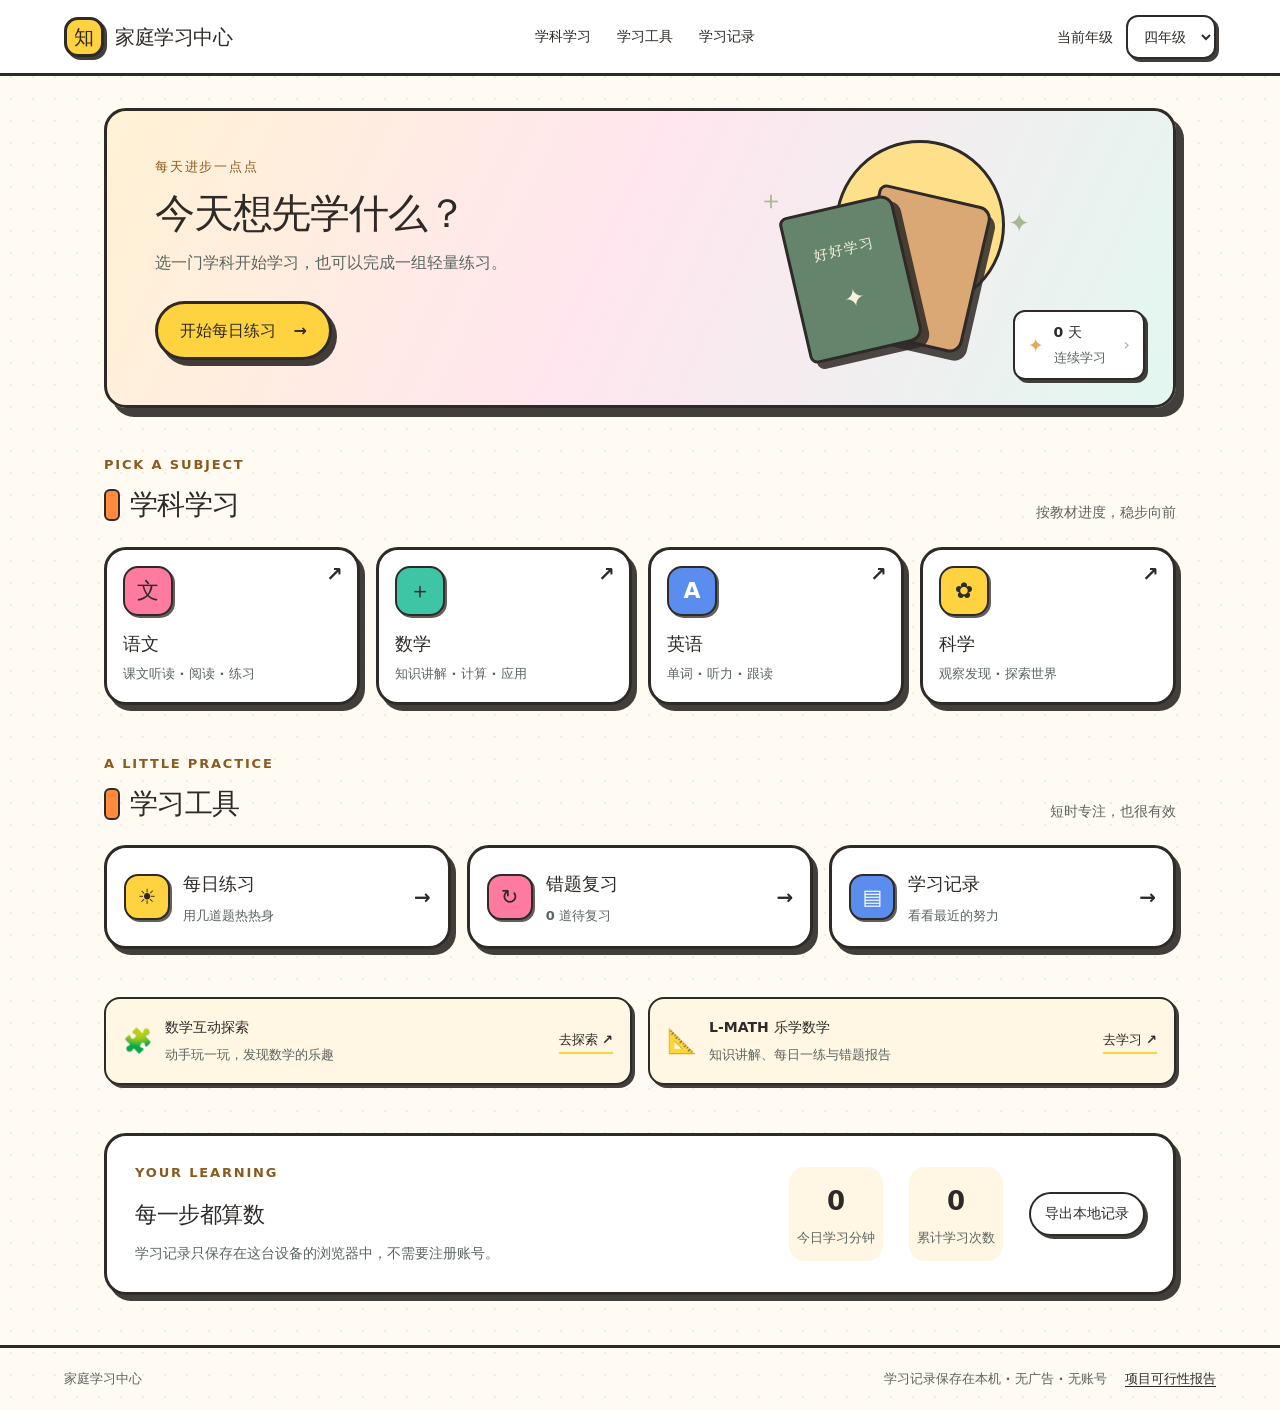
<file: index.html>
<!doctype html>
<html lang="zh-CN"><head><meta charset="utf-8"><script>document.documentElement.classList.add("js")</script><meta name="viewport" content="width=device-width,initial-scale=1,viewport-fit=cover"><meta name="theme-color" content="#fffbf2"><meta name="description" content="四至六年级家庭学习入口"><link rel="manifest" href="manifest.webmanifest"><link rel="icon" href="icon.svg" type="image/svg+xml"><link rel="stylesheet" href="styles.css"><link rel="stylesheet" href="cartoon-theme.css"><title>家庭学习中心</title></head>
<body><header class="topbar"><a class="brand" href="#home"><span class="brand-mark">知</span><span>家庭学习中心</span></a><nav><a href="#subjects">学科学习</a><a href="#tools">学习工具</a><a href="#records">学习记录</a></nav><label class="grade-picker">当前年级 <select id="grade"><option value="4">四年级</option><option value="5">五年级</option><option value="6">六年级</option></select></label></header>
<main id="home"><section class="hero"><div class="hero-copy"><p class="eyebrow">每天进步一点点</p><h1>今天想先学什么？</h1><p>选一门学科开始学习，也可以完成一组轻量练习。</p><button class="primary" id="daily-start">开始每日练习 <span>→</span></button></div><div class="hero-art" aria-hidden="true"><div class="sun"></div><div class="book book-back"></div><div class="book book-front"><span>好好学习</span><b>✦</b></div><div class="spark spark-one">✦</div><div class="spark spark-two">＋</div></div><div class="streak"><span class="streak-icon">✦</span><span><b id="streak-count">0 天</b><small>连续学习</small></span><span class="streak-arrow">›</span></div></section>
<section id="subjects" class="section"><div class="section-heading"><div><p class="eyebrow">PICK A SUBJECT</p><h2>学科学习</h2></div><span class="section-note">按教材进度，稳步向前</span></div><div class="subject-grid"><a class="subject-card chinese" href="https://d3nmsqi4n72idj.cloudfront.net/" target="_blank" rel="noopener noreferrer"><span class="subject-icon">文</span><span class="subject-text"><b>语文</b><small>课文听读 · 阅读 · 练习</small></span><span class="card-arrow">↗</span></a><a class="subject-card math" href="https://d3nmsqi4n72idj.cloudfront.net/" target="_blank" rel="noopener noreferrer"><span class="subject-icon">＋</span><span class="subject-text"><b>数学</b><small>知识讲解 · 计算 · 应用</small></span><span class="card-arrow">↗</span></a><a class="subject-card english" id="english-toggle" href="#english-learning" aria-expanded="false" aria-controls="english-learning"><span class="subject-icon">A</span><span class="subject-text"><b>英语</b><small>单词 · 听力 · 跟读</small></span><span class="card-arrow">↗</span></a><a class="subject-card science" href="https://d3nmsqi4n72idj.cloudfront.net/" target="_blank" rel="noopener noreferrer"><span class="subject-icon">✿</span><span class="subject-text"><b>科学</b><small>观察发现 · 探索世界</small></span><span class="card-arrow">↗</span></a></div></section>

<section id="english-learning" class="section english-learning"><div class="section-heading"><div><p class="eyebrow">ENGLISH STUDIO · GRADES 4–6</p><h2>英语学习站</h2></div><span class="section-note">词汇、句型、听力、阅读，一站练习</span></div><div class="english-intro"><div><strong>今天的英语小目标</strong><p>选一个小站开始，听一听、读一读、答几题。进度只保存在这台设备。</p></div><button class="primary" id="english-plan-start">开始 10 分钟学习 →</button></div><a class="english-adventure-banner" href="./magic-series.html"><span class="english-adventure-mascot">🪄</span><span class="english-adventure-text"><b>🪄 哈利·波特魔法英语系列</b><small>魔法互动书书架 · 已上线 3 本，持续增加</small></span><span class="english-adventure-go">进入书架 →</span></a><a class="english-adventure-banner" href="./english-adventure.html"><span class="english-adventure-mascot">🦊</span><span class="english-adventure-text"><b>✨ 星芽探险社 · 英语故事任务</b><small>5 个原创冒险故事 · 听读、词汇、阅读线索和句子拼图</small></span><span class="english-adventure-go">去探险 →</span></a><div class="english-tabs" role="tablist" aria-label="英语学习内容"><button class="english-tab active" data-english-tab="words">单词卡</button><button class="english-tab" data-english-tab="sentences">句型练习</button><button class="english-tab" data-english-tab="listening">听力小站</button><button class="english-tab" data-english-tab="reading">阅读理解</button><button class="english-tab" data-english-tab="adventure">✨ 冒险故事</button><button class="english-tab" data-english-tab="progress">英语进度</button></div><div id="english-content" class="english-content"></div></section><section id="tools" class="section"><div class="section-heading"><div><p class="eyebrow">A LITTLE PRACTICE</p><h2>学习工具</h2></div><span class="section-note">短时专注，也很有效</span></div><div class="tool-grid"><button class="tool-card daily-tool" id="daily-card"><span class="tool-icon">☀</span><span><b>每日练习</b><small>用几道题热热身</small></span><span class="card-arrow">→</span></button><button class="tool-card" id="mistakes-card"><span class="tool-icon mistake-icon">↻</span><span><b>错题复习</b><small><i id="mistake-count">0</i> 道待复习</small></span><span class="card-arrow">→</span></button><button class="tool-card" id="records-card"><span class="tool-icon record-icon">▤</span><span><b>学习记录</b><small>看看最近的努力</small></span><span class="card-arrow">→</span></button></div></section>
<section class="extras"><div><span class="extra-icon">🧩</span><span><b>数学互动探索</b><small>动手玩一玩，发现数学的乐趣</small></span><a href="https://talkincode.github.io/kidslab/" target="_blank" rel="noopener noreferrer">去探索 ↗</a></div><div><span class="extra-icon">📐</span><span><b>L-MATH 乐学数学</b><small>知识讲解、每日一练与错题报告</small></span><a href="https://lll-96.github.io/Math-Learnning/" target="_blank" rel="noopener noreferrer">去学习 ↗</a></div></section>
<section id="records" class="record-panel"><div><p class="eyebrow">YOUR LEARNING</p><h2>每一步都算数</h2><p>学习记录只保存在这台设备的浏览器中，不需要注册账号。</p></div><div class="record-stat"><b id="today-minutes">0</b><small>今日学习分钟</small></div><div class="record-stat"><b id="done-lessons">0</b><small>累计学习次数</small></div><button class="text-button" id="export-data">导出本地记录</button></section></main>
<footer><span>家庭学习中心</span><span>学习记录保存在本机 · 无广告 · 无账号</span><a href="REPORT.md">项目可行性报告</a></footer><dialog id="practice-dialog"><form method="dialog" class="dialog-head"><div><p class="eyebrow">DAILY PRACTICE</p><h2 id="practice-title">每日练习</h2></div><button class="close-button" aria-label="关闭">×</button></form><div id="practice-body"></div></dialog><script src="app.js"></script><script src="english.js"></script></body></html>
</file>
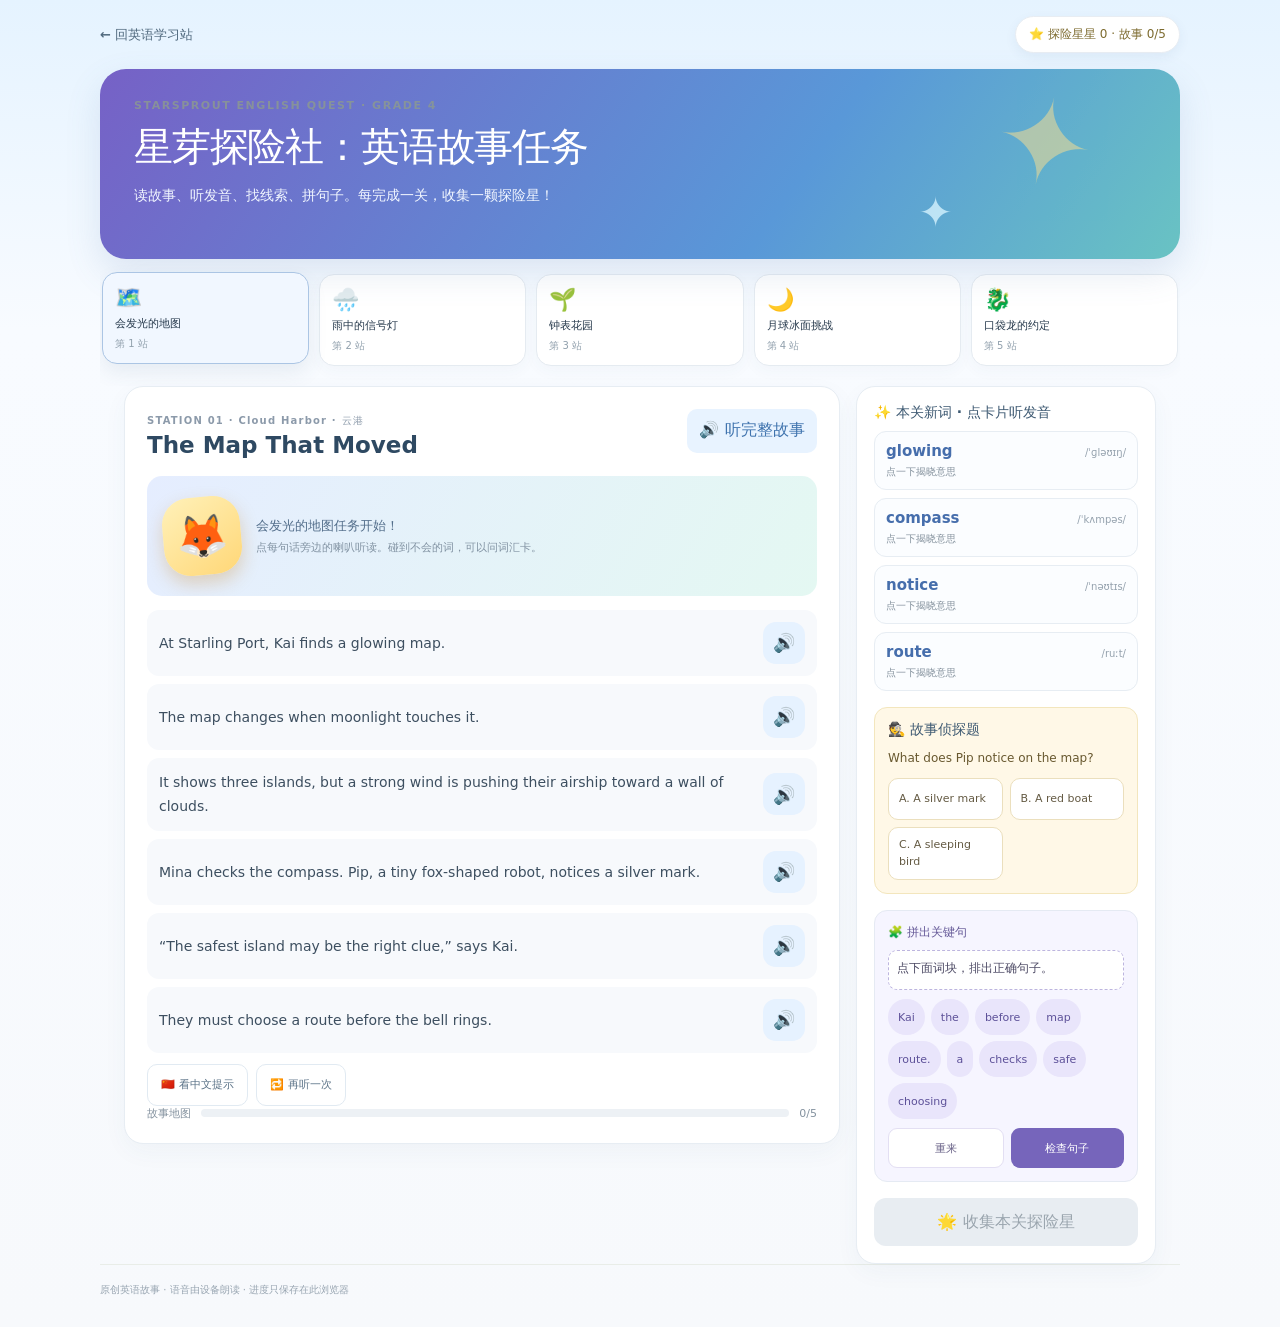
<file: english-adventure.html>
<!doctype html>
<html lang="zh-CN"><head><meta charset="utf-8"><meta name="viewport" content="width=device-width,initial-scale=1,viewport-fit=cover"><meta name="theme-color" content="#e8f4ff"><meta name="description" content="原创英语互动故事冒险，适合小学四年级自主练习"><title>星芽探险社 · 英语冒险故事</title><link rel="stylesheet" href="styles.css"><style>
:root{--sky:#eaf5ff;--ink:#25384b;--muted:#6d8093;--blue:#3875c6;--purple:#7659bd;--mint:#5ba785;--sun:#f2bd4f;--paper:#fff;--line:#e5edf5}*{box-sizing:border-box}body{margin:0;min-width:320px;background:linear-gradient(180deg,#e5f3ff 0,#f8fbff 330px,#f7f9fc 100%);color:var(--ink);font-family:'Noto Sans SC','Microsoft YaHei',system-ui,sans-serif}.adventure-shell{max-width:1120px;padding:0 20px;margin:auto}.adventure-top{display:flex;align-items:center;justify-content:space-between;padding:16px 0}.back-link{color:#50697e;font-size:13px;font-weight:700;text-decoration:none}.back-link:hover{color:var(--blue)}.progress-pill{background:#fff;border:1px solid #e8edf3;border-radius:99px;padding:9px 13px;font-size:12px;color:#7d6b2f;box-shadow:0 4px 12px #34577810}.adventure-hero{position:relative;overflow:hidden;border-radius:26px;background:linear-gradient(125deg,#7661c6,#5998d8 64%,#69c3c3);padding:30px 34px;color:#fff;box-shadow:0 14px 35px #507cae28;min-height:190px}.adventure-hero:after{content:'✦';position:absolute;right:8%;top:5px;color:#ffe08d;font-size:118px;opacity:.5;transform:rotate(12deg)}.hero-spark{position:absolute;right:21%;bottom:22px;font-size:42px;color:#d5f3ff;opacity:.8}.hero-copy{position:relative;z-index:1;max-width:650px}.eyebrow{font-size:11px;font-weight:800;letter-spacing:.14em;opacity:.8;margin:0 0 8px}.adventure-hero h1{font-size:clamp(27px,4vw,39px);margin:0 0 9px;letter-spacing:-.03em}.adventure-hero p:last-child{font-size:14px;line-height:1.75;margin:0;max-width:570px;color:#f2f7ff}.chapter-map{display:flex;gap:10px;overflow:auto;padding:15px 2px 20px;scrollbar-width:thin}.chapter-stop{flex:1;min-width:130px;border:1px solid #e5ebf1;border-radius:15px;background:#fff;padding:12px;text-align:left;cursor:pointer;color:var(--ink);box-shadow:0 5px 15px #35587809;transition:.18s}.chapter-stop:hover,.chapter-stop.active{transform:translateY(-2px);border-color:#abc5e4;box-shadow:0 9px 20px #35587817}.chapter-stop.active{background:#f1f7ff}.stop-icon{font-size:22px;display:block;margin-bottom:6px}.stop-name{display:block;font-size:11px;font-weight:800;line-height:1.45}.stop-state{font-size:10px;color:#91a0ad;margin-top:5px;display:block}.adventure-layout{display:grid;grid-template-columns:1fr 300px;gap:16px;align-items:start}.story-panel,.side-panel{background:#fff;border:1px solid #e7edf3;border-radius:19px;box-shadow:0 8px 24px #3457780b}.story-panel{padding:22px}.story-heading{display:flex;justify-content:space-between;align-items:start;gap:12px}.story-kicker{font-size:10px;color:#8c9aaa;font-weight:800;letter-spacing:.12em}.story-heading h2{font-size:23px;margin:4px 0;color:#2e4962}.listen-all{border:0;border-radius:10px;background:#e8f3ff;color:#3f73ae;font-weight:700;padding:10px 12px;min-height:44px;cursor:pointer;white-space:nowrap}.story-art{height:120px;border-radius:15px;background:linear-gradient(120deg,#e5edff,#e4f8f2);margin:14px 0;padding:16px;display:flex;align-items:center;gap:15px;overflow:hidden}.art-mascot{width:78px;height:78px;border-radius:27px;background:linear-gradient(145deg,#fff1b9,#ffd777);display:grid;place-items:center;font-size:42px;box-shadow:0 8px 18px #c98a3050;flex:0 0 auto;transform:rotate(-5deg)}.art-copy b{font-size:13px;color:#536e8b}.art-copy p{font-size:11px;color:#8192a2;line-height:1.6;margin:4px 0 0}.story-lines{display:grid;gap:8px}.story-line{display:grid;grid-template-columns:1fr 42px;gap:8px;align-items:center;padding:12px 12px;border-radius:12px;background:#f7f9fc;color:#3d4f60;font-size:14px;line-height:1.75}.say-line{border:0;width:42px;height:42px;border-radius:13px;background:#e6f2ff;color:#397ac2;font-size:18px;cursor:pointer}.say-line:active,.listen-all:active{transform:scale(.96)}.translation{font-size:12px;color:#7b8996;line-height:1.8;margin:12px 2px;padding:12px 14px;background:#fbfcfe;border-left:3px solid #bfd8f1;border-radius:0 9px 9px 0}.action-row{display:flex;gap:8px;flex-wrap:wrap;margin-top:11px}.soft-action{border:1px solid #e1eaf2;background:#fff;color:#597186;border-radius:10px;padding:10px 13px;min-height:42px;font-size:11px;font-weight:700;cursor:pointer}.side-panel{padding:17px;display:grid;gap:16px}.side-panel h3{font-size:14px;margin:0 0 9px;color:#3c5871}.vocab-list{display:grid;gap:8px}.vocab-card{border:1px solid #e7edf3;border-radius:12px;background:#fbfdff;padding:10px 11px;cursor:pointer;text-align:left;color:var(--ink);width:100%}.vocab-top{display:flex;align-items:baseline;justify-content:space-between;gap:8px}.vocab-word{font-size:15px;font-weight:800;color:#466eac}.vocab-ipa{font-size:10px;color:#94a1ad}.vocab-clue{font-size:10px;color:#83909c;line-height:1.5;margin-top:4px}.vocab-meaning{display:none;font-size:11px;color:#547b5f;font-weight:700;margin-top:5px}.vocab-card.open .vocab-meaning{display:block}.quest-card{padding:13px;border-radius:13px;background:#fff8e7;border:1px solid #f3e6bd}.quest-card p{font-size:12px;line-height:1.7;margin:0 0 10px;color:#68582f}.answers{display:grid;gap:7px}.answer{border:1px solid #ebdfbd;background:#fff;border-radius:10px;min-height:42px;padding:9px 10px;text-align:left;color:#645a43;font-size:11px;line-height:1.5;cursor:pointer}.answer.correct{background:#eaf7ed;border-color:#a9d4ad;color:#3e784c}.answer.wrong{background:#fff0eb;border-color:#efb5a4;color:#9e5846}.answer:disabled{cursor:default}.feedback{font-size:11px;line-height:1.6;color:#52765a;margin:9px 0 0}.puzzle-card{padding:13px;border:1px solid #e5eaf3;border-radius:13px;background:#f6f5ff}.puzzle-card p{font-size:12px;font-weight:800;color:#655998;margin:0 0 9px}.puzzle-sentence{min-height:40px;padding:8px;border:1px dashed #bdb5df;border-radius:9px;background:white;font-size:12px;color:#4c4964;line-height:1.6}.word-bank{display:flex;flex-wrap:wrap;gap:6px;margin:9px 0}.word-chip{border:0;border-radius:99px;background:#e9e5fb;color:#5d5199;padding:8px 10px;font-size:11px;min-height:36px;cursor:pointer}.word-chip:disabled{opacity:.38}.puzzle-actions{display:flex;gap:7px}.puzzle-actions button{flex:1;border:0;border-radius:9px;padding:9px;background:#7665bb;color:#fff;font-size:11px;font-weight:700;min-height:40px;cursor:pointer}.puzzle-actions .clear{background:#fff;color:#6b6489;border:1px solid #e3dff3}.collect-button{width:100%;border:0;border-radius:12px;background:linear-gradient(100deg,#f3ca65,#f4a94b);color:#553f13;font-weight:900;padding:13px;min-height:48px;cursor:pointer}.collect-button:disabled{background:#e8edf2;color:#9aa5ae;cursor:not-allowed}.book-progress{display:flex;align-items:center;gap:10px;color:#84929f;font-size:11px}.progress-track{height:8px;background:#edf1f5;border-radius:99px;flex:1;overflow:hidden}.progress-fill{height:100%;background:linear-gradient(90deg,#66bd93,#f3c85e);border-radius:99px;width:0;transition:width .3s}.toast{position:fixed;left:50%;bottom:22px;transform:translate(-50%,20px);background:#304f6a;color:#fff;border-radius:99px;padding:10px 17px;font-size:12px;opacity:0;pointer-events:none;transition:.2s;z-index:20}.toast.show{opacity:1;transform:translate(-50%,0)}.chapter-complete{background:#eaf8f0!important;border-color:#bddfc7!important}.footer-note{text-align:center;color:#98a5b1;font-size:10px;padding:18px 0 30px}@media(max-width:800px){.adventure-layout{grid-template-columns:1fr}.side-panel{grid-template-columns:1fr 1fr}.side-panel>section:last-child{grid-column:1/-1}.story-panel{padding:16px}.adventure-hero{padding:24px 22px;min-height:177px}.chapter-stop{min-width:118px}.story-heading h2{font-size:20px}}@media(max-width:560px){.adventure-shell{padding:0 13px}.adventure-top{padding:12px 2px}.progress-pill{font-size:10px}.adventure-hero{border-radius:20px;padding:22px 18px;min-height:174px}.adventure-hero:after{right:2%;font-size:88px}.chapter-map{gap:7px;padding:12px 1px 15px}.chapter-stop{min-width:103px;padding:10px}.stop-icon{font-size:20px}.story-heading{align-items:center}.story-panel{padding:13px}.story-line{font-size:13px;padding:10px}.side-panel{grid-template-columns:1fr;padding:13px}.side-panel>section:last-child{grid-column:auto}.story-art{height:104px}.art-mascot{width:65px;height:65px;font-size:34px}}@media(prefers-reduced-motion:reduce){*,*:before,*:after{scroll-behavior:auto!important;transition:none!important}}
</style></head><body><div class="adventure-shell"><header class="adventure-top"><a class="back-link" href="./index.html#english-learning">← 回英语学习站</a><span class="progress-pill" id="progress-pill">⭐ 探险星星 0 · 故事 0/5</span></header><section class="adventure-hero"><div class="hero-copy"><p class="eyebrow">STARSPROUT ENGLISH QUEST · GRADE 4</p><h1>星芽探险社：英语故事任务</h1><p>读故事、听发音、找线索、拼句子。每完成一关，收集一颗探险星！</p></div><span class="hero-spark">✦</span></section><nav class="chapter-map" id="chapter-map" aria-label="选择故事关卡"></nav><main class="adventure-layout"><article class="story-panel" id="story-panel"></article><aside class="side-panel" id="side-panel"></aside></main><footer class="footer-note">原创英语故事 · 语音由设备朗读 · 进度只保存在此浏览器</footer></div><div class="toast" id="toast" role="status" aria-live="polite"></div><script>
const chapters=[
{id:'map',icon:'🗺️',name:'会发光的地图',scene:'Cloud Harbor · 云港',mascot:'🦊',title:'The Map That Moved',lines:['At Starling Port, Kai finds a glowing map.','The map changes when moonlight touches it.','It shows three islands, but a strong wind is pushing their airship toward a wall of clouds.','Mina checks the compass. Pip, a tiny fox-shaped robot, notices a silver mark.','“The safest island may be the right clue,” says Kai.','They must choose a route before the bell rings.'],cn:'在星港，凯发现一张会发光的地图。月光照到它时，地图就会改变。地图上有三座岛，但强风正把飞艇吹向云墙。米娜查看指南针，小狐狸机器人皮普发现了一个银色标记。“最安全的岛也许就是线索。”凯说。他们必须在钟声响起前选好路线。',words:[['glowing','/ˈɡləʊɪŋ/','发光的'],['compass','/ˈkʌmpəs/','指南针'],['notice','/ˈnəʊtɪs/','注意到'],['route','/ruːt/','路线']],q:'What does Pip notice on the map?',opts:['A silver mark','A red boat','A sleeping bird'],ok:0,why:'故事里说 Pip notices a silver mark。',sentence:'Kai checks the map before choosing a safe route.'},
{id:'rain',icon:'🌧️',name:'雨中的信号灯',scene:'Misty Bridge · 雾桥',mascot:'🐸',title:'The Lantern in the Rain',lines:['Mira hears a soft beep near the old bridge.','A small lantern begins to flicker in the rain.','She finds a wet puppy under a wooden bench.','Mira carries it to a dry shelter and uses the lantern to send a signal.','Soon, the puppy’s family follows the warm light home.'],cn:'米拉在旧桥附近听见轻轻的提示音。一盏小灯笼在雨中闪烁。她在木凳下发现一只淋湿的小狗。米拉把它带到干燥的避雨处，用灯笼发出信号。不久，小狗的家人跟着温暖的灯光找到了它。',words:[['flicker','/ˈflɪkə(r)/','闪烁'],['soaked','/səʊkt/','湿透的'],['shelter','/ˈʃeltə(r)/','遮蔽处；避难所'],['signal','/ˈsɪɡnəl/','信号']],q:'Where does Mira find the puppy?',opts:['Under a wooden bench','Inside a shop','On top of a tree'],ok:0,why:'短文说 Mira finds it under a wooden bench。',sentence:'Mira finds a wet puppy under the bench.'},
{id:'garden',icon:'🌱',name:'钟表花园',scene:'Clockwork Garden · 发条花园',mascot:'🐝',title:'The Garden That Woke Up',lines:['Every morning, the garden clock turns one small wheel.','Today, the wheel stops, and the flowers stay closed.','Jun hears a tiny click behind the stone path.','He finds a loose spring and gently puts it back.','The clock starts again, and the flowers open to the sun.'],cn:'每天早晨，花园时钟都会转动一个小齿轮。今天齿轮停住了，花朵也没有开放。俊听见石子路后面传来轻轻一声“咔哒”。他找到一根松脱的弹簧，轻轻把它装回去。时钟重新转动，花朵向着阳光开放。',words:[['wheel','/wiːl/','轮子；齿轮'],['loose','/luːs/','松动的'],['gently','/ˈdʒentli/','轻轻地'],['spring','/sprɪŋ/','弹簧；春天']],q:'What makes the garden clock start again?',opts:['Jun puts the loose spring back','The flowers sing a song','The sun pushes the clock'],ok:0,why:'Jun gently puts the loose spring back, and the clock starts again。',sentence:'Jun gently puts the loose spring back.'},
{id:'moon',icon:'🌙',name:'月球冰面挑战',scene:'Moonlight Rink · 月光冰场',mascot:'🐧',title:'A Race on the Moon',lines:['The moon rink is quiet and bright.','Nia checks the smooth ice before the race.','Her little robot glides too fast and loses its balance.','Nia changes the wheels and tries again.','This time, the robot moves slowly and reaches the silver flag.'],cn:'月球冰场安静又明亮。比赛前，妮娅检查光滑的冰面。她的小机器人滑得太快，失去了平衡。妮娅更换了轮子，再试一次。这一次，机器人移动得很慢，成功到达银色旗子旁。',words:[['smooth','/smuːð/','光滑的'],['glide','/ɡlaɪd/','滑行'],['balance','/ˈbæləns/','平衡'],['reach','/riːtʃ/','到达；够到']],q:'Why does the robot lose its balance?',opts:['It moves too fast','It is too quiet','It sees a flag'],ok:0,why:'故事写道：the robot glides too fast and loses its balance。',sentence:'The robot glides slowly across the smooth ice.'},
{id:'dragon',icon:'🐉',name:'口袋龙的约定',scene:'Pebble Valley · 卵石谷',mascot:'🐲',title:'A Promise for Pipkin',lines:['Pipkin is a tiny dragon with a fluffy green tail.','He finds a shiny button beside a garden gate.','Pipkin wants to keep it, but a note says “Lost and Found.”','He carries the button to the village desk.','The owner smiles, and Pipkin gets a warm berry pie.'],cn:'皮普金是一只尾巴毛茸茸的小龙。他在花园门边发现一颗闪亮的纽扣。皮普金很想留下它，但旁边有张纸条写着“失物招领”。他把纽扣送到村里的服务台。失主笑了，皮普金得到一块暖暖的莓果派。',words:[['fluffy','/ˈflʌfi/','毛茸茸的'],['shiny','/ˈʃaɪni/','闪亮的'],['owner','/ˈəʊnə(r)/','主人；所有者'],['promise','/ˈprɒmɪs/','承诺']],q:'What does Pipkin do with the button?',opts:['He takes it to the village desk','He hides it in a tree','He gives it to the dragon'],ok:0,why:'Pipkin carries the button to the village desk to return it。',sentence:'Pipkin returns the shiny button to its owner.'}
];
const KEY='family-english-adventure-v1';let progress={done:[],stars:0};try{progress=Object.assign(progress,JSON.parse(localStorage.getItem(KEY)||'{}'))}catch{};let current=0,chosen=[],quizRight=false,puzzleRight=false;
const esc=s=>String(s).replace(/[&<>"']/g,c=>({'&':'&amp;','<':'&lt;','>':'&gt;','"':'&quot;',"'":'&#39;'}[c]));
function save(){localStorage.setItem(KEY,JSON.stringify(progress));document.querySelector('#progress-pill').textContent=`⭐ 探险星星 ${progress.stars||0} · 故事 ${(progress.done||[]).length}/5`}
function say(text,rate=.88){if(!('speechSynthesis'in window)){toast('这台设备暂不支持网页朗读');return}speechSynthesis.cancel();const u=new SpeechSynthesisUtterance(text);u.lang='en-US';u.rate=rate;speechSynthesis.speak(u)}
function toast(text){const t=document.querySelector('#toast');t.textContent=text;t.classList.add('show');setTimeout(()=>t.classList.remove('show'),1800)}
function drawMap(){document.querySelector('#chapter-map').innerHTML=chapters.map((c,i)=>`<button class="chapter-stop ${current===i?'active':''} ${(progress.done||[]).includes(c.id)?'chapter-complete':''}" data-chapter="${i}"><span class="stop-icon">${c.icon}</span><span class="stop-name">${c.name}</span><span class="stop-state">${(progress.done||[]).includes(c.id)?'🌟 已收集':'第 '+(i+1)+' 站'}</span></button>`).join('');document.querySelectorAll('[data-chapter]').forEach(b=>b.onclick=()=>{current=Number(b.dataset.chapter);quizRight=false;puzzleRight=false;chosen=[];render()})}
function render(){const c=chapters[current];drawMap();document.querySelector('#story-panel').innerHTML=`<div class="story-heading"><div><span class="story-kicker">STATION ${String(current+1).padStart(2,'0')} · ${esc(c.scene)}</span><h2>${esc(c.title)}</h2></div><button class="listen-all" id="listen-all">🔊 听完整故事</button></div><div class="story-art"><div class="art-mascot">${c.mascot}</div><div class="art-copy"><b>${esc(c.name)}任务开始！</b><p>点每句话旁边的喇叭听读。碰到不会的词，可以问词汇卡。</p></div></div><div class="story-lines">${c.lines.map((line,i)=>`<div class="story-line"><span>${esc(line)}</span><button class="say-line" data-line="${i}" aria-label="朗读第${i+1}句">🔊</button></div>`).join('')}</div><div class="action-row"><button class="soft-action" id="translation-toggle">🇨🇳 看中文提示</button><button class="soft-action" id="repeat-story">🔁 再听一次</button></div><div class="translation" id="translation" hidden>${esc(c.cn)}</div><div class="book-progress"><span>故事地图</span><div class="progress-track"><div class="progress-fill" style="width:${Math.round((progress.done||[]).length/chapters.length*100)}%"></div></div><span>${(progress.done||[]).length}/5</span></div>`;document.querySelector('#side-panel').innerHTML=`<section><h3>✨ 本关新词 · 点卡片听发音</h3><div class="vocab-list">${c.words.map((w,i)=>`<button class="vocab-card" data-vocab="${i}"><span class="vocab-top"><span class="vocab-word">${esc(w[0])}</span><span class="vocab-ipa">${esc(w[1])}</span></span><span class="vocab-clue">点一下揭晓意思</span><span class="vocab-meaning">${esc(w[2])}</span></button>`).join('')}</div></section><section class="quest-card"><h3>🕵️ 故事侦探题</h3><p>${esc(c.q)}</p><div class="answers">${c.opts.map((o,i)=>`<button class="answer" data-answer="${i}">${String.fromCharCode(65+i)}. ${esc(o)}</button>`).join('')}</div><p class="feedback" id="quiz-feedback" hidden></p></section><section class="puzzle-card"><p>🧩 拼出关键句</p><div class="puzzle-sentence" id="puzzle-sentence">点下面词块，排出正确句子。</div><div class="word-bank" id="word-bank"></div><div class="puzzle-actions"><button class="clear" id="clear-puzzle">重来</button><button id="check-puzzle">检查句子</button></div><p class="feedback" id="puzzle-feedback" hidden></p></section><button class="collect-button" id="collect-star" ${quizRight&&puzzleRight?'':'disabled'}>🌟 收集本关探险星</button>`;document.querySelector('#listen-all').onclick=()=>say(c.lines.join(' '));document.querySelector('#repeat-story').onclick=()=>say(c.lines.join(' '),.78);document.querySelectorAll('[data-line]').forEach(b=>b.onclick=()=>say(c.lines[Number(b.dataset.line)]));document.querySelector('#translation-toggle').onclick=()=>{const x=document.querySelector('#translation');x.hidden=!x.hidden};document.querySelectorAll('[data-vocab]').forEach(b=>b.onclick=()=>{const w=c.words[Number(b.dataset.vocab)];b.classList.toggle('open');say(w[0])});document.querySelectorAll('[data-answer]').forEach(b=>b.onclick=()=>{const ok=Number(b.dataset.answer)===c.ok;quizRight=ok;document.querySelectorAll('[data-answer]').forEach(x=>{x.disabled=true;if(Number(x.dataset.answer)===c.ok)x.classList.add('correct')});const f=document.querySelector('#quiz-feedback');f.hidden=false;f.textContent=ok?'答对啦！'+c.why:'再听一次故事，留意关键词。'+c.why;f.style.color=ok?'#52765a':'#a45f4e';syncCollect()});const target=c.sentence.split(' '),pool=target.map((w,i)=>({w,i})).sort(()=>Math.random()-.5);document.querySelector('#word-bank').innerHTML=pool.map(x=>`<button class="word-chip" data-chip="${x.i}">${esc(x.w)}</button>`).join('');document.querySelectorAll('[data-chip]').forEach(b=>b.onclick=()=>{if(b.disabled)return;b.disabled=true;chosen.push(Number(b.dataset.chip));document.querySelector('#puzzle-sentence').textContent=chosen.map(i=>target[i]).join(' ')});document.querySelector('#clear-puzzle').onclick=()=>{chosen=[];puzzleRight=false;document.querySelectorAll('[data-chip]').forEach(b=>b.disabled=false);document.querySelector('#puzzle-sentence').textContent='点下面词块，排出正确句子。';const f=document.querySelector('#puzzle-feedback');f.hidden=true;syncCollect()};document.querySelector('#check-puzzle').onclick=()=>{puzzleRight=chosen.length===target.length&&chosen.every((v,i)=>v===i);const f=document.querySelector('#puzzle-feedback');f.hidden=false;f.textContent=puzzleRight?'拼对啦！'+c.sentence:'顺序还不对，再试一试。';f.style.color=puzzleRight?'#52765a':'#a45f4e';if(puzzleRight)say(c.sentence);syncCollect()};document.querySelector('#collect-star').onclick=()=>{if(!quizRight||!puzzleRight)return;const fresh=!(progress.done||[]).includes(c.id);if(fresh){progress.done.push(c.id);progress.stars=(progress.stars||0)+1;recordCompletion(c.name)}save();toast(fresh?'星星收集成功！':'这一关已经收集过啦');drawMap();document.querySelector('#collect-star').textContent='✅ 已收集本关星星';document.querySelector('#collect-star').disabled=true;document.querySelector('.progress-fill').style.width=Math.round(progress.done.length/chapters.length*100)+'%'};if((progress.done||[]).includes(c.id)){document.querySelector('#collect-star').textContent='✅ 已收集本关星星';document.querySelector('#collect-star').disabled=true}}
function syncCollect(){document.querySelector('#collect-star').disabled=!(quizRight&&puzzleRight)}
function recordCompletion(name){try{const k='family-learning-center-v1',d=JSON.parse(localStorage.getItem(k)||'{"sessions":[],"mistakes":[],"streak":0,"lastStudy":null}'),date=new Date().toLocaleDateString('sv-SE'),yesterday=new Date(Date.now()-86400000).toLocaleDateString('sv-SE');d.sessions=d.sessions||[];d.sessions.push({date,minutes:10,subject:'英语冒险：'+name});d.streak=d.lastStudy===date?d.streak:(d.lastStudy===yesterday?(d.streak||0)+1:1);d.lastStudy=date;localStorage.setItem(k,JSON.stringify(d))}catch{}}
document.querySelector('#yearSelect')?.addEventListener('change',()=>{});render();
</script></body></html>
</file>
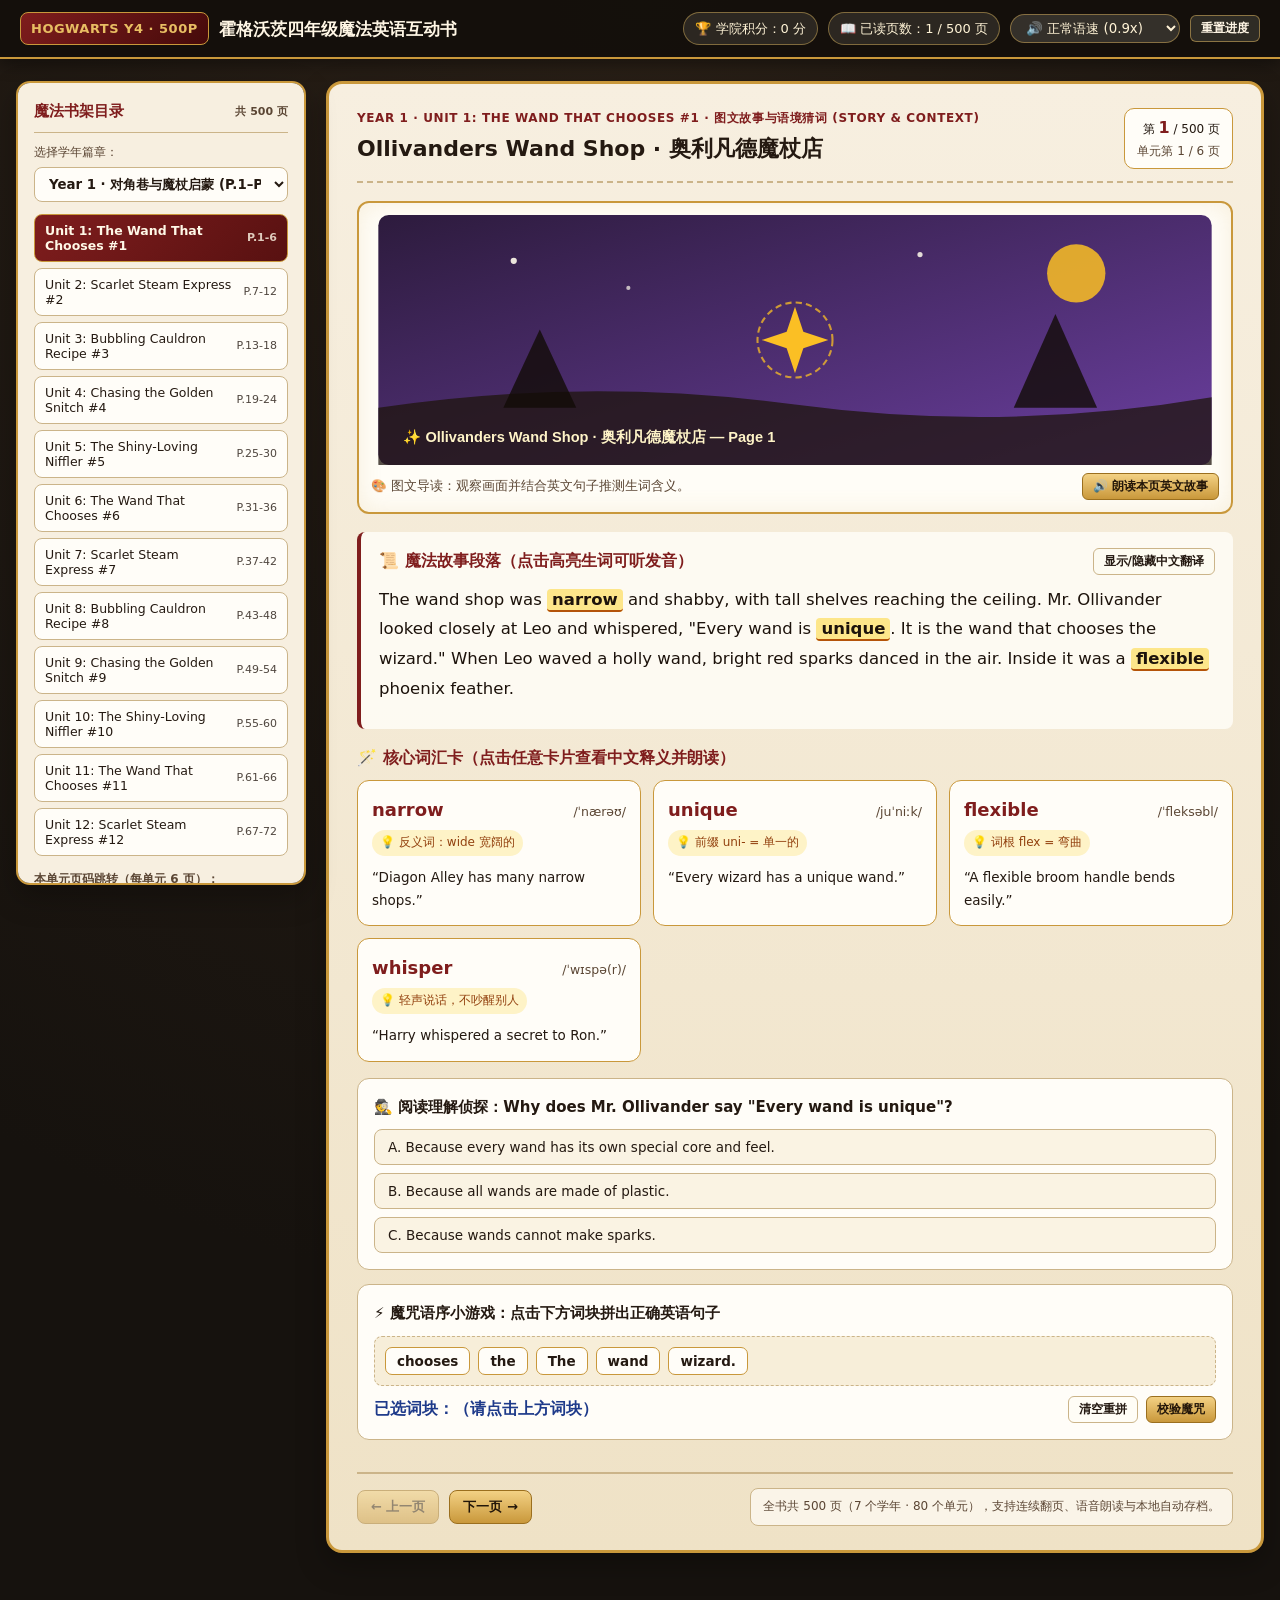
<file: hogwarts_english_adventure_grade_4_interactive_book.html>
<!DOCTYPE html>
<html lang="zh-CN">
<head>
  <meta charset="UTF-8" />
  <meta name="viewport" content="width=device-width, initial-scale=1.0" />
  <title>霍格沃茨四年级魔法英语互动书 · 500页完整版</title>
  <style>
    :root {
      --bg-dark: #16120e;
      --parchment: #f7efe0;
      --parchment-2: #efe2c6;
      --ink: #241911;
      --ink-muted: #5b4634;
      --gold: #c9983b;
      --gold-bright: #e8be63;
      --crimson: #7f1d1d;
      --emerald: #14532d;
      --sapphire: #1e3a8a;
      --amber-soft: #fef3c7;
      --border: #cbb489;
      --shadow: 0 12px 30px rgba(0, 0, 0, 0.28);
    }

    * {
      box-sizing: border-box;
      margin: 0;
      padding: 0;
    }

    body {
      font-family: "PingFang SC", "Microsoft YaHei", "Segoe UI", system-ui, sans-serif;
      background: radial-gradient(circle at top, #2a2017 0%, var(--bg-dark) 75%);
      color: var(--ink);
      min-height: 100vh;
      line-height: 1.65;
    }

    .topbar {
      background: rgba(20, 15, 11, 0.94);
      color: var(--parchment);
      border-bottom: 2px solid var(--gold);
      padding: 12px 20px;
      position: sticky;
      top: 0;
      z-index: 40;
      display: flex;
      flex-wrap: wrap;
      align-items: center;
      justify-content: space-between;
      gap: 12px;
      box-shadow: 0 4px 16px rgba(0, 0, 0, 0.45);
    }

    .brand {
      display: flex;
      align-items: center;
      gap: 10px;
    }

    .brand-badge {
      background: linear-gradient(135deg, var(--crimson), #450a0a);
      color: var(--gold-bright);
      border: 1px solid var(--gold);
      padding: 5px 10px;
      border-radius: 8px;
      font-weight: 700;
      font-size: 13px;
      letter-spacing: 0.5px;
    }

    .brand h1 {
      font-size: 17px;
      font-weight: 700;
      color: #fff6e5;
    }

    .topbar-controls {
      display: flex;
      flex-wrap: wrap;
      align-items: center;
      gap: 10px;
      font-size: 13px;
    }

    .pill {
      background: rgba(255, 248, 231, 0.1);
      border: 1px solid rgba(232, 190, 99, 0.45);
      color: #fff3d6;
      padding: 5px 11px;
      border-radius: 999px;
      display: inline-flex;
      align-items: center;
      gap: 6px;
    }

    select, button {
      font-family: inherit;
      cursor: pointer;
    }

    .btn {
      background: linear-gradient(180deg, #f3d184, var(--gold));
      color: #231609;
      border: 1px solid #9b6f1e;
      border-radius: 8px;
      padding: 7px 13px;
      font-weight: 700;
      font-size: 13px;
      transition: transform 0.12s ease, filter 0.15s ease;
    }

    .btn:hover:not(:disabled) {
      filter: brightness(1.06);
      transform: translateY(-1px);
    }

    .btn:disabled {
      opacity: 0.45;
      cursor: not-allowed;
    }

    .btn-ghost {
      background: rgba(255, 248, 231, 0.12);
      color: #fff6e5;
      border: 1px solid rgba(232, 190, 99, 0.5);
    }

    .btn-small {
      padding: 4px 10px;
      font-size: 12px;
      border-radius: 6px;
    }

    .layout {
      max-width: 1280px;
      margin: 22px auto;
      padding: 0 16px 40px;
      display: grid;
      grid-template-columns: 290px 1fr;
      gap: 20px;
    }

    @media (max-width: 920px) {
      .layout {
        grid-template-columns: 1fr;
      }
    }

    .sidebar {
      background: var(--parchment);
      border: 2px solid var(--gold);
      border-radius: 14px;
      padding: 16px;
      box-shadow: var(--shadow);
      height: fit-content;
      position: sticky;
      top: 76px;
      max-height: calc(100vh - 96px);
      overflow-y: auto;
    }

    @media (max-width: 920px) {
      .sidebar {
        position: static;
        max-height: none;
      }
    }

    .sidebar h2 {
      font-size: 15px;
      color: var(--crimson);
      border-bottom: 1px solid var(--border);
      padding-bottom: 8px;
      margin-bottom: 10px;
      display: flex;
      justify-content: space-between;
      align-items: center;
    }

    .year-select {
      width: 100%;
      padding: 8px 10px;
      border-radius: 8px;
      border: 1px solid var(--border);
      background: #fffdf8;
      color: var(--ink);
      font-weight: 600;
      margin-bottom: 12px;
    }

    .unit-list {
      display: flex;
      flex-direction: column;
      gap: 6px;
      margin-bottom: 14px;
    }

    .unit-item {
      text-align: left;
      background: #fffdf8;
      border: 1px solid var(--border);
      border-radius: 8px;
      padding: 8px 10px;
      font-size: 12.5px;
      color: var(--ink);
      display: flex;
      justify-content: space-between;
      align-items: center;
      gap: 6px;
    }

    .unit-item.active {
      background: linear-gradient(135deg, var(--crimson), #581111);
      color: #fff8e7;
      border-color: var(--gold);
      font-weight: 700;
    }

    .unit-item .pages-tag {
      font-size: 11px;
      opacity: 0.8;
      white-space: nowrap;
    }

    .page-jump-grid {
      display: grid;
      grid-template-columns: repeat(6, 1fr);
      gap: 5px;
      margin-top: 8px;
    }

    .page-dot-btn {
      padding: 5px 0;
      font-size: 11px;
      border-radius: 6px;
      border: 1px solid var(--border);
      background: #fffdf8;
      color: var(--ink);
      font-weight: 600;
    }

    .page-dot-btn.active {
      background: var(--gold);
      color: #1f1307;
      border-color: #8c6216;
    }

    .book-stage {
      background: linear-gradient(180deg, var(--parchment), var(--parchment-2));
      border: 3px solid var(--gold);
      border-radius: 16px;
      padding: 24px 28px;
      box-shadow: var(--shadow);
      min-height: 640px;
      display: flex;
      flex-direction: column;
      justify-content: space-between;
    }

    @media (max-width: 600px) {
      .book-stage {
        padding: 16px;
      }
    }

    .page-header {
      display: flex;
      flex-wrap: wrap;
      justify-content: space-between;
      align-items: center;
      gap: 10px;
      border-bottom: 2px dashed var(--border);
      padding-bottom: 12px;
      margin-bottom: 18px;
    }

    .page-kicker {
      font-size: 12px;
      font-weight: 700;
      color: var(--crimson);
      text-transform: uppercase;
      letter-spacing: 0.6px;
    }

    .page-title {
      font-size: 22px;
      font-weight: 800;
      color: var(--ink);
      margin-top: 2px;
    }

    .page-num-box {
      background: #fffdf8;
      border: 1px solid var(--gold);
      border-radius: 10px;
      padding: 6px 12px;
      text-align: right;
      font-size: 12px;
    }

    .page-num-box strong {
      font-size: 16px;
      color: var(--crimson);
    }

    .illustration-card {
      background: #fffdf7;
      border: 2px solid var(--gold);
      border-radius: 12px;
      padding: 12px;
      margin-bottom: 18px;
      box-shadow: inset 0 0 24px rgba(201, 152, 59, 0.14);
    }

    .illustration-card svg {
      width: 100%;
      max-height: 250px;
      height: auto;
      display: block;
      border-radius: 8px;
    }

    .scene-caption {
      margin-top: 8px;
      font-size: 12.5px;
      color: var(--ink-muted);
      display: flex;
      justify-content: space-between;
      align-items: center;
      flex-wrap: wrap;
      gap: 8px;
    }

    .story-box {
      background: rgba(255, 253, 247, 0.85);
      border-left: 4px solid var(--crimson);
      border-radius: 8px;
      padding: 16px 18px;
      margin-bottom: 16px;
    }

    .story-toolbar {
      display: flex;
      flex-wrap: wrap;
      align-items: center;
      justify-content: space-between;
      gap: 8px;
      margin-bottom: 10px;
    }

    .story-en {
      font-size: 16.5px;
      line-height: 1.8;
      color: #1c120b;
      margin-bottom: 10px;
    }

    .story-en .vocab-word {
      background: #fde68a;
      border-bottom: 2px solid #b45309;
      padding: 1px 5px;
      border-radius: 4px;
      font-weight: 700;
      cursor: pointer;
    }

    .story-cn {
      font-size: 13.5px;
      color: var(--ink-muted);
      background: #f6ebd4;
      padding: 10px 12px;
      border-radius: 8px;
      display: none;
    }

    .story-cn.show {
      display: block;
    }

    .vocab-grid {
      display: grid;
      grid-template-columns: repeat(auto-fit, minmax(245px, 1fr));
      gap: 12px;
      margin-bottom: 16px;
    }

    .flip-card {
      background: #fffdf8;
      border: 1.5px solid var(--gold);
      border-radius: 12px;
      padding: 14px;
      cursor: pointer;
      transition: transform 0.15s ease, box-shadow 0.15s ease;
      position: relative;
    }

    .flip-card:hover {
      transform: translateY(-2px);
      box-shadow: 0 6px 14px rgba(0, 0, 0, 0.12);
    }

    .vocab-top {
      display: flex;
      justify-content: space-between;
      align-items: baseline;
      gap: 8px;
    }

    .vocab-term {
      font-size: 18px;
      font-weight: 800;
      color: var(--crimson);
    }

    .vocab-phonetic {
      font-size: 12.5px;
      color: var(--ink-muted);
    }

    .vocab-clue {
      font-size: 12px;
      color: #92400e;
      background: var(--amber-soft);
      padding: 3px 8px;
      border-radius: 999px;
      display: inline-block;
      margin: 6px 0;
    }

    .vocab-example {
      font-size: 13.5px;
      color: var(--ink);
      margin-top: 4px;
    }

    .vocab-meaning {
      margin-top: 8px;
      padding-top: 8px;
      border-top: 1px dashed var(--border);
      font-size: 13px;
      color: var(--emerald);
      font-weight: 700;
      display: none;
    }

    .flip-card.revealed .vocab-meaning {
      display: block;
    }

    .quiz-card {
      background: #fffdf8;
      border: 1.5px solid var(--border);
      border-radius: 12px;
      padding: 16px;
      margin-bottom: 14px;
    }

    .quiz-q {
      font-weight: 700;
      font-size: 15px;
      margin-bottom: 10px;
      color: var(--ink);
    }

    .options-list {
      display: flex;
      flex-direction: column;
      gap: 8px;
    }

    .opt-btn {
      text-align: left;
      padding: 9px 13px;
      border-radius: 8px;
      border: 1px solid var(--border);
      background: #faf3e3;
      color: var(--ink);
      font-size: 13.5px;
      transition: background 0.12s ease;
    }

    .opt-btn:hover {
      background: #f3e3bf;
    }

    .opt-btn.correct {
      background: #dcfce7;
      border-color: #15803d;
      color: #14532d;
      font-weight: 700;
    }

    .opt-btn.wrong {
      background: #fee2e2;
      border-color: #b91c1c;
      color: #7f1d1d;
    }

    .feedback-box {
      margin-top: 10px;
      padding: 10px 12px;
      border-radius: 8px;
      font-size: 13px;
      display: none;
    }

    .feedback-box.show {
      display: block;
    }

    .feedback-box.ok {
      background: #dcfce7;
      color: #14532d;
      border: 1px solid #86efac;
    }

    .feedback-box.no {
      background: #fef2f2;
      color: #7f1d1d;
      border: 1px solid #fca5a5;
    }

    .word-pool {
      display: flex;
      flex-wrap: wrap;
      gap: 8px;
      min-height: 44px;
      padding: 10px;
      border-radius: 8px;
      background: #f7eed9;
      border: 1px dashed var(--border);
      margin-bottom: 10px;
    }

    .word-chip {
      background: #fffdf8;
      border: 1px solid var(--gold);
      border-radius: 7px;
      padding: 5px 11px;
      font-size: 13.5px;
      font-weight: 700;
      color: var(--ink);
    }

    .book-footer {
      display: flex;
      flex-wrap: wrap;
      justify-content: space-between;
      align-items: center;
      gap: 10px;
      border-top: 2px solid var(--border);
      padding-top: 14px;
      margin-top: 18px;
    }

    .note-box {
      font-size: 12px;
      color: var(--ink-muted);
      background: rgba(255, 253, 247, 0.7);
      padding: 8px 12px;
      border-radius: 8px;
      border: 1px solid var(--border);
    }
  </style>
</head>
<body>
  <header class="topbar">
    <div class="brand">
      <span class="brand-badge">HOGWARTS Y4 · 500P</span>
      <h1>霍格沃茨四年级魔法英语互动书</h1>
    </div>
    <div class="topbar-controls">
      <span class="pill" id="pointsDisplay">🏆 学院积分：0 分</span>
      <span class="pill" id="progressDisplay">📖 已读页数：1 / 500 页</span>
      <select id="voiceRate" class="pill" style="color:#fff3d6; background:rgba(255,248,231,0.14);">
        <option value="0.9" style="color:#1a120b;">🔊 正常语速 (0.9x)</option>
        <option value="0.72" style="color:#1a120b;">🐢 慢速跟读 (0.72x)</option>
      </select>
      <button class="btn btn-ghost btn-small" id="resetProgressBtn">重置进度</button>
    </div>
  </header>

  <div class="layout">
    <aside class="sidebar">
      <h2>
        <span>魔法书架目录</span>
        <span style="font-size:11px; color:var(--ink-muted);">共 500 页</span>
      </h2>
      <label for="yearSelect" style="font-size:12px; color:var(--ink-muted); display:block; margin-bottom:4px;">选择学年篇章：</label>
      <select id="yearSelect" class="year-select"></select>

      <div class="unit-list" id="unitList"></div>

      <div style="font-size:12px; color:var(--ink-muted); font-weight:700;">本单元页码跳转（每单元 6 页）：</div>
      <div class="page-jump-grid" id="pageJumpGrid"></div>
    </aside>

    <main class="book-stage" id="bookStage"></main>
  </div>

  <script>
    const YEARS = [
      { id: 1, name: "Year 1 · 对角巷与魔杖启蒙 (P.1–P.72)", startPage: 1 },
      { id: 2, name: "Year 2 · 九又四分之三站台与分院 (P.73–P.144)", startPage: 73 },
      { id: 3, name: "Year 3 · 霍格沃茨魔法课堂 (P.145–P.216)", startPage: 145 },
      { id: 4, name: "Year 4 · 活点地图与城堡密道 (P.217–P.288)", startPage: 217 },
      { id: 5, name: "Year 5 · 魁地奇赛场与飞天扫帚 (P.289–P.360)", startPage: 289 },
      { id: 6, name: "Year 6 · 神奇动物保护与图鉴 (P.361–P.432)", startPage: 361 },
      { id: 7, name: "Year 7 · 三强争霸谜题与魔法词典 (P.433–P.500)", startPage: 433 }
    ];

    const TEMPLATES = [
      {
        scene: "Ollivanders Wand Shop · 奥利凡德魔杖店",
        theme: "wand",
        titlePrefix: "The Wand That Chooses",
        story: [
          "The wand shop was narrow and shabby, with tall shelves reaching the ceiling.",
          "Mr. Ollivander looked closely at Leo and whispered, \"Every wand is unique. It is the wand that chooses the wizard.\"",
          "When Leo waved a holly wand, bright red sparks danced in the air. Inside it was a flexible phoenix feather."
        ],
        cn: "魔杖店又窄又旧，高大的书架直达天花板。奥利凡德先生仔细看着里奥，轻声说：“每根魔杖都是独一无二的，是魔杖选择巫师。”里奥挥动冬青木魔杖时，耀眼的红色火花在空中飞舞，里面有一根柔韧的凤凰尾羽。",
        vocab: [
          { word: "narrow", phonetic: "/ˈnærəʊ/", clue: "反义词：wide 宽阔的", example: "Diagon Alley has many narrow shops.", meaning: "狭窄的" },
          { word: "unique", phonetic: "/juˈniːk/", clue: "前缀 uni- = 单一的", example: "Every wizard has a unique wand.", meaning: "独一无二的" },
          { word: "flexible", phonetic: "/ˈfleksəbl/", clue: "词根 flex = 弯曲", example: "A flexible broom handle bends easily.", meaning: "柔韧的，灵活的" },
          { word: "whisper", phonetic: "/ˈwɪspə(r)/", clue: "轻声说话，不吵醒别人", example: "Harry whispered a secret to Ron.", meaning: "低声说，耳语" }
        ],
        question: "Why does Mr. Ollivander say \"Every wand is unique\"?",
        options: [
          "Because every wand has its own special core and feel.",
          "Because all wands are made of plastic.",
          "Because wands cannot make sparks."
        ],
        answer: 0,
        explain: "魔杖拥有不同的杖芯（如凤凰尾羽）和特质，所以每根魔杖都是独一无二的。",
        sentence: ["wand", "chooses", "The", "wizard.", "the"]
      },
      {
        scene: "Platform 9¾ · 九又四分之三站台",
        theme: "train",
        titlePrefix: "Scarlet Steam Express",
        story: [
          "Leo pushed his heavy trunk toward the brick barrier between platforms nine and ten.",
          "\"Don't hesitate! Walk straight through,\" Mia encouraged him with a brave smile.",
          "Suddenly, the red Hogwarts Express appeared with white steam puffing into the morning air."
        ],
        cn: "里奥推着沉重的行李箱走向九号和十号站台之间的砖墙。“别犹豫！径直走过去，”米娅用勇敢的微笑鼓励他。突然，红色的霍格沃茨特快列车出现了，白色的蒸汽喷向清晨的空气。",
        vocab: [
          { word: "hesitate", phonetic: "/ˈhezɪteɪt/", clue: "犹豫，拿不定主意", example: "Do not hesitate when you know the answer.", meaning: "犹豫" },
          { word: "encourage", phonetic: "/ɪnˈkʌrɪdʒ/", clue: "给别人信心和力量", example: "Good friends encourage each other.", meaning: "鼓励" },
          { word: "steam", phonetic: "/stiːm/", clue: "热水或火车冒出的白气", example: "Hot steam rose from the kettle.", meaning: "蒸汽" },
          { word: "barrier", phonetic: "/ˈbæriə(r)/", clue: "阻挡通行的障碍或墙", example: "The brick barrier hid the secret platform.", meaning: "障碍，屏障" }
        ],
        question: "What does \"hesitate\" mean when Leo stands before the wall?",
        options: [
          "To pause because of fear or doubt",
          "To run away very fast",
          "To fall asleep on the floor"
        ],
        answer: 0,
        explain: "站在砖墙前时，人通常会因为担心撞上去而“犹豫”（pause or doubt）。",
        sentence: ["straight", "Walk", "the", "through", "barrier."]
      },
      {
        scene: "Potions Dungeon · 地下室魔药课",
        theme: "potion",
        titlePrefix: "Bubbling Cauldron Recipe",
        story: [
          "In the cool stone dungeon, silver mist curled above the bubbling pewter cauldron.",
          "\"Stir clockwise twice before adding moonstone powder,\" the potion note warned.",
          "If you stir too fast, the golden liquid turns into harmless purple bubbles."
        ],
        cn: "在凉爽的石砌地下室里，银白色的雾气在冒泡的锡制大锅上方盘旋。“加入月光石粉前，顺时针搅拌两次，”魔药笔记提醒道。如果搅拌太快，金色的液体就会变成无害的紫色泡泡。",
        vocab: [
          { word: "cauldron", phonetic: "/ˈkɔːldrən/", clue: "巫师熬魔药的大锅", example: "Stir the soup inside the big cauldron.", meaning: "大锅" },
          { word: "harmless", phonetic: "/ˈhɑːmləs/", clue: "harm 伤害 + -less 无…的", example: "The glowing sparks are harmless.", meaning: "无害的" },
          { word: "clockwise", phonetic: "/ˈklɒkwaɪz/", clue: "顺着时钟指针转的方向", example: "Turn the key clockwise to open it.", meaning: "顺时针的" },
          { word: "ingredient", phonetic: "/ɪnˈɡriːdiənt/", clue: "做菜或配药的材料", example: "Dragon scale is a rare ingredient.", meaning: "成分，原料" }
        ],
        question: "What happens if a student stirs the potion too fast?",
        options: [
          "It turns into harmless purple bubbles.",
          "It flies out of the window.",
          "It freezes into solid ice."
        ],
        answer: 0,
        explain: "根据短文第三句，搅拌太快会使金色液体变成“无害的紫色泡泡”。",
        sentence: ["Stir", "the", "slowly", "potion", "today."]
      },
      {
        scene: "Quidditch Pitch · 魁地奇球场",
        theme: "broom",
        titlePrefix: "Chasing the Golden Snitch",
        story: [
          "High above the green stadium, players soared across the windy sky on swift broomsticks.",
          "The tiny Golden Snitch darted like a sunbeam between the tall goal hoops.",
          "Mia leaned forward, spotted the tiny wings glinting in the sun, and dived smoothly."
        ],
        cn: "在绿茵球场上空，球员们骑着迅捷的飞天扫帚在多风的天空中翱翔。小小的金色飞贼像一缕阳光般在高高的球门环之间飞窜。米娅向前倾身，发现小小的翅膀在阳光下闪烁，便平稳地俯冲下去。",
        vocab: [
          { word: "soar", phonetic: "/sɔː(r)/", clue: "像鸟或扫帚一样高飞", example: "Eagles soar high above the mountains.", meaning: "高飞，翱翔" },
          { word: "swift", phonetic: "/swɪft/", clue: "动作或速度很快的", example: "A swift runner won the race.", meaning: "迅速的，敏捷的" },
          { word: "glint", phonetic: "/ɡlɪnt/", clue: "金属或阳光闪一下微光", example: "Gold coins glinted in the chest.", meaning: "闪烁，闪微光" },
          { word: "dive", phonetic: "/daɪv/", clue: "向下方俯冲或跳水", example: "The diver made a clean splash.", meaning: "俯冲，跳水" }
        ],
        question: "How does Mia find the Golden Snitch?",
        options: [
          "She sees its tiny wings glinting in the sunlight.",
          "She hears it ringing like a bell.",
          "She finds it sitting on the grass."
        ],
        answer: 0,
        explain: "短文提到她看到微小的翅膀在阳光下“glinting（闪烁）”后俯冲追赶。",
        sentence: ["soared", "Mia", "above", "the", "stadium."]
      },
      {
        scene: "Magical Creatures Meadow · 神奇动物草地",
        theme: "creature",
        titlePrefix: "The Shiny-Loving Niffler",
        story: [
          "Near the edge of the Forbidden Forest, a fluffy black Niffler snuffled through soft moss.",
          "It loved anything shiny—silver coins, bright buttons, or polished spoons.",
          "Although it was mischievous, gentle care helped return every lost treasure."
        ],
        cn: "在禁林边缘，一只毛茸茸的黑色嗅嗅正用鼻子在柔软的苔藓里拱来拱去。它喜欢任何发亮的东西——银币、亮晶晶的扣子或擦亮的勺子。虽然它很调皮，但温柔的照料让每件丢失的宝贝都物归原主。",
        vocab: [
          { word: "fluffy", phonetic: "/ˈflʌfi/", clue: "像绒毛或棉花糖一样蓬松", example: "The kitten has a fluffy tail.", meaning: "毛茸茸的，蓬松的" },
          { word: "mischievous", phonetic: "/ˈmɪstʃɪvəs/", clue: "爱捣蛋但通常没有恶意的", example: "The mischievous puppy hid my sock.", meaning: "调皮的，爱捣蛋的" },
          { word: "polished", phonetic: "/ˈpɒlɪʃt/", clue: "擦得发亮、光滑的", example: "The knight wore polished armor.", meaning: "擦亮的，光亮的" },
          { word: "treasure", phonetic: "/ˈtreʒə(r)/", clue: "珍贵或心爱的东西", example: "Old books are a real treasure.", meaning: "财宝，珍宝" }
        ],
        question: "What kind of items attract the Niffler most?",
        options: [
          "Shiny objects like coins and bright buttons",
          "Dry leaves and heavy rocks",
          "Sour lemons and cold water"
        ],
        answer: 0,
        explain: "第二段明确说明嗅嗅喜欢发亮的东西，如银币、亮扣子和擦亮的勺子。",
        sentence: ["loves", "Niffler", "The", "shiny", "things."]
      }
    ];

    function buildUnits() {
      const units = [];
      let currentPage = 1;
      for (let y = 1; y <= 7; y++) {
        const unitsInYear = y === 7 ? 8 : 12;
        for (let u = 1; u <= unitsInYear; u++) {
          const tpl = TEMPLATES[(units.length) % TEMPLATES.length];
          const unitPages = (currentPage + 5 <= 500) ? 6 : (501 - currentPage);
          const startP = currentPage;
          const endP = currentPage + unitPages - 1;
          units.push({
            id: `y${y}u${u}`,
            year: y,
            unitNum: units.length + 1,
            title: `Unit ${units.length + 1}: ${tpl.titlePrefix} #${u}`,
            scene: tpl.scene,
            theme: tpl.theme,
            startPage: startP,
            endPage: endP,
            pageCount: unitPages,
            story: tpl.story,
            cn: tpl.cn,
            vocab: tpl.vocab,
            question: tpl.question,
            options: tpl.options,
            answer: tpl.answer,
            explain: tpl.explain,
            sentence: tpl.sentence
          });
          currentPage = endP + 1;
        }
      }
      return units;
    }

    const UNITS = buildUnits();

    const state = {
      unitIndex: 0,
      pageOffset: 0,
      points: 0,
      visitedPages: new Set([1]),
      answeredKeys: new Set(),
      builtWords: []
    };

    function loadState() {
      try {
        const saved = JSON.parse(localStorage.getItem("hogwarts_y4_book_v1") || "{}");
        if (typeof saved.unitIndex === "number" && UNITS[saved.unitIndex]) {
          state.unitIndex = saved.unitIndex;
        }
        if (typeof saved.pageOffset === "number") {
          state.pageOffset = saved.pageOffset;
        }
        if (typeof saved.points === "number") {
          state.points = saved.points;
        }
        if (Array.isArray(saved.visitedPages)) {
          state.visitedPages = new Set(saved.visitedPages);
        }
        if (Array.isArray(saved.answeredKeys)) {
          state.answeredKeys = new Set(saved.answeredKeys);
        }
      } catch (e) {
        // ignore storage errors
      }
    }

    function saveState() {
      try {
        localStorage.setItem("hogwarts_y4_book_v1", JSON.stringify({
          unitIndex: state.unitIndex,
          pageOffset: state.pageOffset,
          points: state.points,
          visitedPages: Array.from(state.visitedPages),
          answeredKeys: Array.from(state.answeredKeys)
        }));
      } catch (e) {
        // ignore storage errors
      }
    }

    function speakText(text) {
      if (!("speechSynthesis" in window)) return;
      window.speechSynthesis.cancel();
      const utter = new SpeechSynthesisUtterance(text);
      utter.lang = "en-US";
      const rateEl = document.getElementById("voiceRate");
      utter.rate = rateEl ? parseFloat(rateEl.value) : 0.9;
      window.speechSynthesis.speak(utter);
    }

    function addPointsOnce(key, pts) {
      if (state.answeredKeys.has(key)) return false;
      state.answeredKeys.add(key);
      state.points += pts;
      saveState();
      updateTopbar();
      return true;
    }

    function renderIllustrationSVG(theme, label) {
      const palettes = {
        wand: { sky1: "#2d1b3d", sky2: "#6b3fa0", accent: "#fbbf24" },
        train: { sky1: "#7f1d1d", sky2: "#b91c1c", accent: "#fde68a" },
        potion: { sky1: "#0f292e", sky2: "#164e63", accent: "#34d399" },
        broom: { sky1: "#14532d", sky2: "#15803d", accent: "#facc15" },
        creature: { sky1: "#3b2818", sky2: "#78350f", accent: "#fcd34d" }
      };
      const p = palettes[theme] || palettes.wand;
      return `
        <svg viewBox="0 0 800 240" xmlns="http://www.w3.org/2000/svg" role="img" aria-label="${label}">
          <defs>
            <linearGradient id="bgGrad-${theme}" x1="0" y1="0" x2="1" y2="1">
              <stop offset="0%" stop-color="${p.sky1}" />
              <stop offset="100%" stop-color="${p.sky2}" />
            </linearGradient>
          </defs>
          <rect width="800" height="240" fill="url(#bgGrad-${theme})" rx="10" />
          <circle cx="670" cy="56" r="28" fill="${p.accent}" opacity="0.85" />
          <circle cx="130" cy="44" r="3" fill="#fffbeb" opacity="0.9" />
          <circle cx="240" cy="70" r="2" fill="#fffbeb" opacity="0.7" />
          <circle cx="520" cy="38" r="2.5" fill="#fffbeb" opacity="0.85" />
          <path d="M0 185 Q200 155 400 182 T800 175 L800 240 L0 240 Z" fill="#1e140c" opacity="0.75" />
          <polygon points="120,185 155,110 190,185" fill="#120c07" opacity="0.8" />
          <polygon points="610,185 650,95 690,185" fill="#120c07" opacity="0.8" />
          <circle cx="400" cy="120" r="36" fill="none" stroke="${p.accent}" stroke-width="2" stroke-dasharray="6 4" opacity="0.75" />
          <polygon points="400,88 408,112 432,120 408,128 400,152 392,128 368,120 392,112" fill="${p.accent}" />
          <text x="24" y="218" fill="#fef3c7" font-size="14" font-weight="bold" font-family="sans-serif">✨ ${label}</text>
        </svg>
      `;
    }

    function getCurrentPageNumber() {
      const u = UNITS[state.unitIndex];
      const clampedOffset = Math.min(state.pageOffset, u.pageCount - 1);
      state.pageOffset = clampedOffset;
      return u.startPage + clampedOffset;
    }

    function updateTopbar() {
      const currentPage = getCurrentPageNumber();
      state.visitedPages.add(currentPage);
      document.getElementById("pointsDisplay").textContent = `🏆 学院积分：${state.points} 分`;
      document.getElementById("progressDisplay").textContent = `📖 已读页数：${state.visitedPages.size} / 500 页`;
    }

    function renderSidebar() {
      const u = UNITS[state.unitIndex];
      const yearSelect = document.getElementById("yearSelect");
      yearSelect.innerHTML = YEARS.map(y =>
        `<option value="${y.id}" ${y.id === u.year ? "selected" : ""}>${y.name}</option>`
      ).join("");

      const yearUnits = UNITS.filter(item => item.year === u.year);
      const unitList = document.getElementById("unitList");
      unitList.innerHTML = yearUnits.map(item => {
        const idx = UNITS.findIndex(x => x.id === item.id);
        const activeClass = idx === state.unitIndex ? "active" : "";
        return `
          <button class="unit-item ${activeClass}" data-unit-idx="${idx}">
            <span>${item.title}</span>
            <span class="pages-tag">P.${item.startPage}-${item.endPage}</span>
          </button>
        `;
      }).join("");

      unitList.querySelectorAll(".unit-item").forEach(btn => {
        btn.addEventListener("click", () => {
          state.unitIndex = parseInt(btn.dataset.unitIdx, 10);
          state.pageOffset = 0;
          state.builtWords = [];
          saveState();
          renderAll();
        });
      });

      const jumpGrid = document.getElementById("pageJumpGrid");
      let jumpHtml = "";
      for (let i = 0; i < u.pageCount; i++) {
        const pNum = u.startPage + i;
        const active = i === state.pageOffset ? "active" : "";
        jumpHtml += `<button class="page-dot-btn ${active}" data-offset="${i}">P.${pNum}</button>`;
      }
      jumpGrid.innerHTML = jumpHtml;
      jumpGrid.querySelectorAll(".page-dot-btn").forEach(btn => {
        btn.addEventListener("click", () => {
          state.pageOffset = parseInt(btn.dataset.offset, 10);
          state.builtWords = [];
          saveState();
          renderAll();
        });
      });
    }

    function highlightVocab(text, vocabList) {
      let out = text;
      vocabList.forEach(v => {
        const re = new RegExp(`\\b(${v.word})\\b`, "gi");
        out = out.replace(re, `<span class="vocab-word" data-speak="$1" title="点击朗读单词">$1</span>`);
      });
      return out;
    }

    function renderBookPage() {
      const u = UNITS[state.unitIndex];
      const pageNum = getCurrentPageNumber();
      const offset = state.pageOffset;
      const stage = document.getElementById("bookStage");

      const pageModes = [
        "图文故事与语境猜词 (Story & Context)",
        "魔杖词汇工坊 (Vocabulary Cards)",
        "阅读侦探闯关 (Reading Detective)",
        "魔法句型拼图游戏 (Spell Word Builder)",
        "场景拓展与复盘 (Scene & Review)",
        "小巫师综合挑战 (Master Challenge)"
      ];
      const modeLabel = pageModes[offset % pageModes.length];
      const storyText = u.story.join(" ");
      const vocabCardsHtml = u.vocab.map((v, i) => `
        <div class="flip-card" data-card-idx="${i}">
          <div class="vocab-top">
            <span class="vocab-term">${v.word}</span>
            <span class="vocab-phonetic">${v.phonetic}</span>
          </div>
          <div class="vocab-clue">💡 ${v.clue}</div>
          <div class="vocab-example">“${v.example}”</div>
          <div class="vocab-meaning">中文释义：${v.meaning}（点击卡片可切换显隐）</div>
        </div>
      `).join("");

      const optionsHtml = u.options.map((opt, idx) =>
        `<button class="opt-btn" data-opt-idx="${idx}">${String.fromCharCode(65 + idx)}. ${opt}</button>`
      ).join("");

      const shuffled = [...u.sentence].sort((a, b) => a.localeCompare(b));
      const poolHtml = shuffled.map((w, idx) =>
        `<button class="word-chip" data-word="${w}" data-chip-id="${idx}">${w}</button>`
      ).join("");

      stage.innerHTML = `
        <div>
          <div class="page-header">
            <div>
              <div class="page-kicker">Year ${u.year} · ${u.title} · ${modeLabel}</div>
              <div class="page-title">${u.scene}</div>
            </div>
            <div class="page-num-box">
              <div>第 <strong>${pageNum}</strong> / 500 页</div>
              <div style="color:var(--ink-muted);">单元第 ${offset + 1} / ${u.pageCount} 页</div>
            </div>
          </div>

          <div class="illustration-card">
            ${renderIllustrationSVG(u.theme, `${u.scene} — Page ${pageNum}`)}
            <div class="scene-caption">
              <span>🎨 图文导读：观察画面并结合英文句子推测生词含义。</span>
              <button class="btn btn-small" id="speakStoryBtn">🔊 朗读本页英文故事</button>
            </div>
          </div>

          <div class="story-box">
            <div class="story-toolbar">
              <strong style="color:var(--crimson);">📜 魔法故事段落（点击高亮生词可听发音）</strong>
              <button class="btn btn-ghost btn-small" style="color:var(--ink); border-color:var(--border);" id="toggleCnBtn">显示/隐藏中文翻译</button>
            </div>
            <p class="story-en">${highlightVocab(storyText, u.vocab)}</p>
            <div class="story-cn" id="storyCnBox">🇨🇳 参考译文：${u.cn}</div>
          </div>

          <div style="margin-bottom:8px; font-weight:700; color:var(--crimson);">🪄 核心词汇卡（点击任意卡片查看中文释义并朗读）</div>
          <div class="vocab-grid">${vocabCardsHtml}</div>

          <div class="quiz-card">
            <div class="quiz-q">🕵️ 阅读理解侦探：${u.question}</div>
            <div class="options-list" id="optionsList">${optionsHtml}</div>
            <div class="feedback-box" id="quizFeedback"></div>
          </div>

          <div class="quiz-card">
            <div class="quiz-q">⚡ 魔咒语序小游戏：点击下方词块拼出正确英语句子</div>
            <div class="word-pool" id="wordPool">${poolHtml}</div>
            <div style="display:flex; flex-wrap:wrap; align-items:center; justify-content:space-between; gap:8px;">
              <div id="builtSentenceDisplay" style="font-weight:700; color:var(--sapphire);">已选词块：（请点击上方词块）</div>
              <div style="display:flex; gap:8px;">
                <button class="btn btn-small btn-ghost" style="color:var(--ink); border-color:var(--border);" id="clearSentenceBtn">清空重拼</button>
                <button class="btn btn-small" id="checkSentenceBtn">校验魔咒</button>
              </div>
            </div>
            <div class="feedback-box" id="gameFeedback"></div>
          </div>
        </div>

        <div class="book-footer">
          <div style="display:flex; gap:10px;">
            <button class="btn" id="prevPageBtn" ${pageNum <= 1 ? "disabled" : ""}>← 上一页</button>
            <button class="btn" id="nextPageBtn" ${pageNum >= 500 ? "disabled" : ""}>下一页 →</button>
          </div>
          <div class="note-box">
            全书共 500 页（7 个学年 · 80 个单元），支持连续翻页、语音朗读与本地自动存档。
          </div>
        </div>
      `;

      document.getElementById("speakStoryBtn").addEventListener("click", () => speakText(storyText));
      document.getElementById("toggleCnBtn").addEventListener("click", () => {
        document.getElementById("storyCnBox").classList.toggle("show");
      });

      stage.querySelectorAll(".vocab-word").forEach(el => {
        el.addEventListener("click", () => speakText(el.dataset.speak));
      });

      stage.querySelectorAll(".flip-card").forEach(card => {
        card.addEventListener("click", () => {
          const idx = parseInt(card.dataset.cardIdx, 10);
          card.classList.toggle("revealed");
          speakText(u.vocab[idx].word);
          if (addPointsOnce(`vocab_${u.id}_${pageNum}_${idx}`, 5)) {
            // points updated
          }
        });
      });

      stage.querySelectorAll(".opt-btn").forEach(btn => {
        btn.addEventListener("click", () => {
          const chosen = parseInt(btn.dataset.optIdx, 10);
          const fb = document.getElementById("quizFeedback");
          stage.querySelectorAll(".opt-btn").forEach(b => b.classList.remove("correct", "wrong"));
          fb.classList.add("show");
          if (chosen === u.answer) {
            btn.classList.add("correct");
            fb.classList.remove("no");
            fb.classList.add("ok");
            const gained = addPointsOnce(`quiz_${u.id}_${pageNum}`, 15);
            fb.textContent = `✅ 答对啦！${gained ? "（+15 学院积分）" : ""} 解析：${u.explain}`;
          } else {
            btn.classList.add("wrong");
            fb.classList.remove("ok");
            fb.classList.add("no");
            fb.textContent = `❌ 再想一想！提示：${u.explain}`;
          }
        });
      });

      const builtDisplay = document.getElementById("builtSentenceDisplay");
      stage.querySelectorAll(".word-chip").forEach(chip => {
        chip.addEventListener("click", () => {
          if (chip.disabled) return;
          chip.disabled = true;
          chip.style.opacity = "0.4";
          state.builtWords.push(chip.dataset.word);
          builtDisplay.textContent = `已选词块：${state.builtWords.join(" ")}`;
          speakText(chip.dataset.word);
        });
      });

      document.getElementById("clearSentenceBtn").addEventListener("click", () => {
        state.builtWords = [];
        builtDisplay.textContent = "已选词块：（请点击上方词块）";
        stage.querySelectorAll(".word-chip").forEach(c => {
          c.disabled = false;
          c.style.opacity = "1";
        });
        document.getElementById("gameFeedback").classList.remove("show");
      });

      document.getElementById("checkSentenceBtn").addEventListener("click", () => {
        const gfb = document.getElementById("gameFeedback");
        const userSent = state.builtWords.join(" ");
        const targetSent = u.sentence.join(" ");
        gfb.classList.add("show");
        if (userSent === targetSent) {
          gfb.classList.remove("no");
          gfb.classList.add("ok");
          const gained = addPointsOnce(`game_${u.id}_${pageNum}`, 20);
          gfb.textContent = `⚡ 魔咒拼写成功！${gained ? "（+20 学院积分）" : ""} 完整句子：${targetSent}`;
          speakText(targetSent);
        } else {
          gfb.classList.remove("ok");
          gfb.classList.add("no");
          gfb.textContent = `🪄 词序还差一点点！参考句式：${targetSent}`;
        }
      });

      document.getElementById("prevPageBtn").addEventListener("click", () => goToGlobalPage(pageNum - 1));
      document.getElementById("nextPageBtn").addEventListener("click", () => goToGlobalPage(pageNum + 1));
    }

    function goToGlobalPage(targetPage) {
      if (targetPage < 1 || targetPage > 500) return;
      const foundIdx = UNITS.findIndex(item => targetPage >= item.startPage && targetPage <= item.endPage);
      if (foundIdx !== -1) {
        state.unitIndex = foundIdx;
        state.pageOffset = targetPage - UNITS[foundIdx].startPage;
        state.builtWords = [];
        saveState();
        renderAll();
        window.scrollTo({ top: 0, behavior: "smooth" });
      }
    }

    function renderAll() {
      updateTopbar();
      renderSidebar();
      renderBookPage();
    }

    document.getElementById("yearSelect").addEventListener("change", (e) => {
      const selectedYear = parseInt(e.target.value, 10);
      const firstIdx = UNITS.findIndex(item => item.year === selectedYear);
      if (firstIdx !== -1) {
        state.unitIndex = firstIdx;
        state.pageOffset = 0;
        state.builtWords = [];
        saveState();
        renderAll();
      }
    });

    document.getElementById("resetProgressBtn").addEventListener("click", () => {
      state.unitIndex = 0;
      state.pageOffset = 0;
      state.points = 0;
      state.visitedPages = new Set([1]);
      state.answeredKeys = new Set();
      state.builtWords = [];
      localStorage.removeItem("hogwarts_y4_book_v1");
      renderAll();
    });

    loadState();
    renderAll();
  </script>
</body>
</html>
</file>
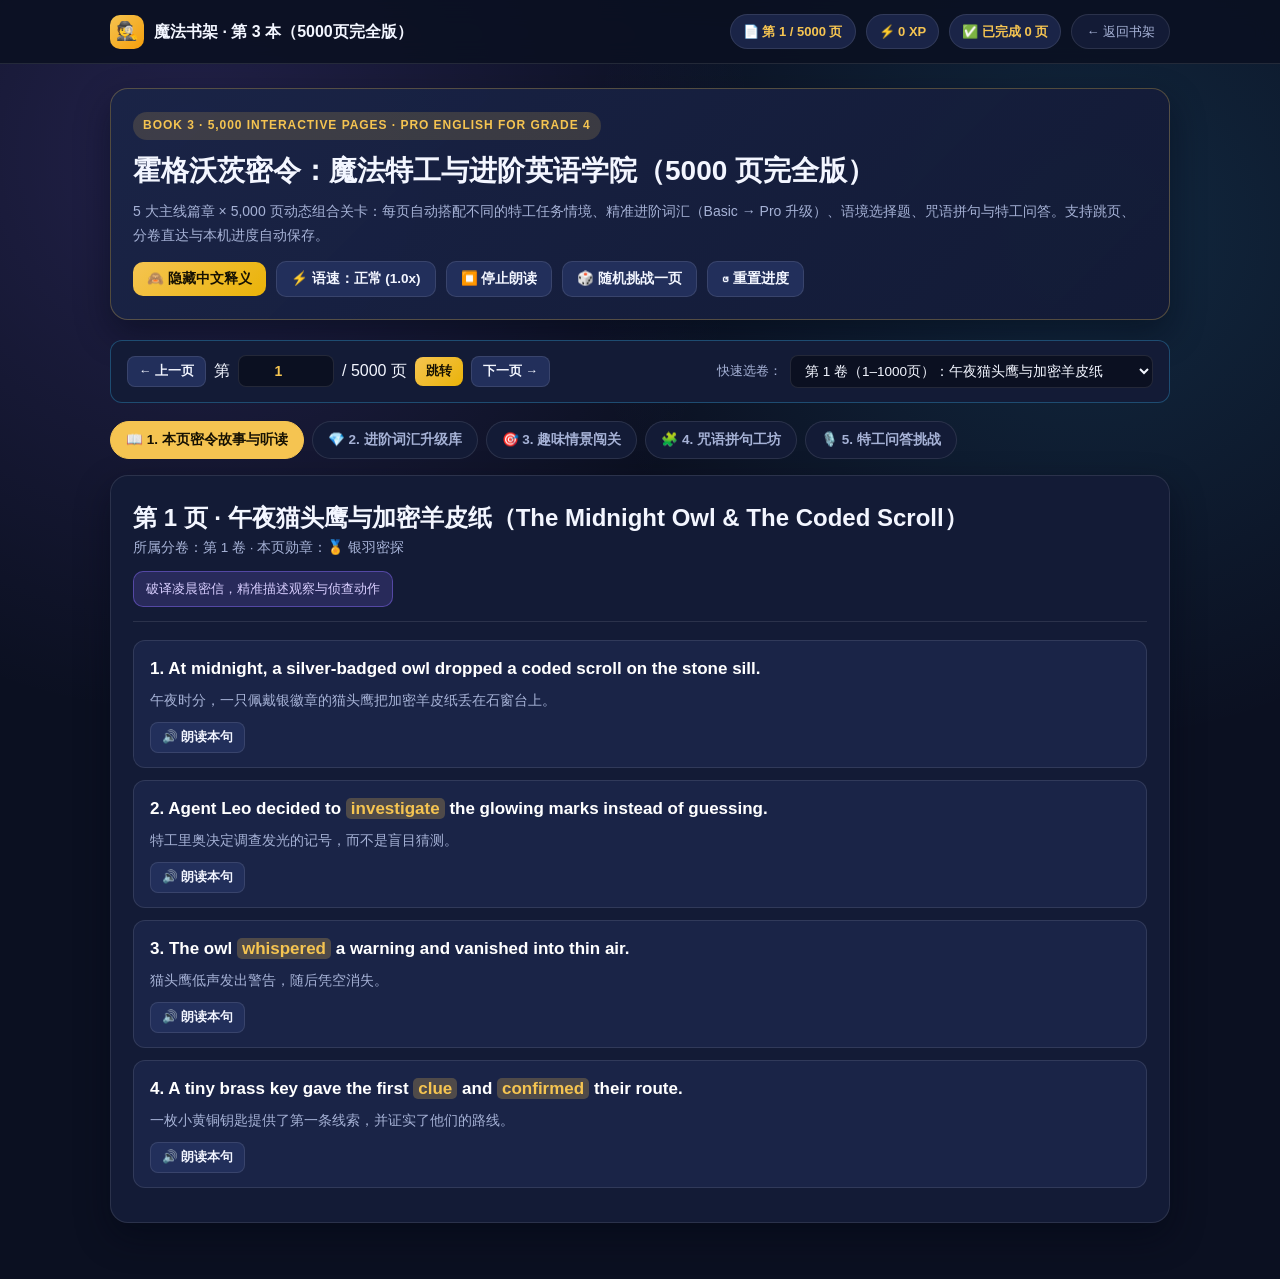
<file: hogwarts_magic_book_3_agents_5000_pages.html>
<!DOCTYPE html>
<html lang="zh-CN">
<head>
  <meta charset="UTF-8" />
  <meta name="viewport" content="width=device-width, initial-scale=1.0" />
  <title>霍格沃茨密令：魔法特工与进阶英语学院 · 5000页完全版</title>
  <style>
    :root {
      --bg-main: #0b1021;
      --bg-card: #131b36;
      --bg-card-soft: #1a2447;
      --bg-pill: #222f5b;
      --accent-gold: #f5c451;
      --accent-gold-soft: rgba(245, 196, 81, 0.16);
      --accent-purple: #8b6eff;
      --accent-cyan: #38bdf8;
      --accent-green: #34d399;
      --accent-red: #fb7185;
      --text-main: #f3f6ff;
      --text-muted: #a6b2d6;
      --border-subtle: rgba(255, 255, 255, 0.1);
      --shadow-card: 0 14px 34px rgba(3, 7, 20, 0.45);
      --radius-lg: 18px;
      --radius-md: 12px;
    }
    * { box-sizing: border-box; margin: 0; padding: 0; }
    body {
      font-family: -apple-system, BlinkMacSystemFont, "Segoe UI", "PingFang SC", "Microsoft YaHei", sans-serif;
      background: radial-gradient(circle at 15% 12%, rgba(139, 110, 255, 0.18), transparent 36%),
                  radial-gradient(circle at 85% 18%, rgba(56, 189, 248, 0.14), transparent 34%),
                  var(--bg-main);
      color: var(--text-main);
      line-height: 1.65;
      min-height: 100vh;
      padding-bottom: 56px;
    }
    header {
      position: sticky; top: 0; z-index: 30;
      backdrop-filter: blur(12px);
      background: rgba(11, 16, 33, 0.88);
      border-bottom: 1px solid var(--border-subtle);
    }
    .nav-inner {
      max-width: 1100px; margin: 0 auto; padding: 14px 20px;
      display: flex; align-items: center; justify-content: space-between; gap: 12px; flex-wrap: wrap;
    }
    .brand { display: flex; align-items: center; gap: 10px; text-decoration: none; color: var(--text-main); font-weight: 700; font-size: 16px; }
    .brand-icon {
      width: 34px; height: 34px; border-radius: 10px;
      background: linear-gradient(135deg, var(--accent-gold), #f59e0b);
      color: #171204; display: inline-flex; align-items: center; justify-content: center; font-size: 18px;
    }
    .nav-actions { display: flex; align-items: center; gap: 10px; flex-wrap: wrap; }
    .stat-chip {
      background: var(--bg-card-soft); border: 1px solid var(--border-subtle);
      padding: 6px 12px; border-radius: 999px; font-size: 13px; color: var(--accent-gold); font-weight: 600;
    }
    .nav-link {
      text-decoration: none; color: var(--text-muted); background: var(--bg-card);
      border: 1px solid var(--border-subtle); padding: 6px 14px; border-radius: 999px; font-size: 13px;
    }
    main { max-width: 1100px; margin: 0 auto; padding: 24px 20px 0; }
    .hero {
      background: linear-gradient(135deg, rgba(26, 36, 71, 0.96), rgba(19, 27, 54, 0.98));
      border: 1px solid rgba(245, 196, 81, 0.28); border-radius: var(--radius-lg);
      padding: 22px; box-shadow: var(--shadow-card); margin-bottom: 20px;
    }
    .hero-tag {
      display: inline-block; font-size: 12px; letter-spacing: 0.08em; color: var(--accent-gold);
      background: var(--accent-gold-soft); padding: 4px 10px; border-radius: 999px; font-weight: 700; margin-bottom: 8px;
    }
    .hero h1 { font-size: clamp(21px, 3vw, 28px); margin-bottom: 6px; }
    .hero p { color: var(--text-muted); font-size: 14px; }
    .hero-controls { margin-top: 14px; display: flex; flex-wrap: wrap; align-items: center; gap: 10px; }
    .btn {
      border: 1px solid var(--border-subtle); background: var(--bg-pill); color: var(--text-main);
      padding: 8px 14px; border-radius: 10px; font-size: 13.5px; font-weight: 600; cursor: pointer;
      display: inline-flex; align-items: center; gap: 6px; transition: 0.15s;
    }
    .btn:hover:not(:disabled) { border-color: var(--accent-cyan); transform: translateY(-1px); }
    .btn:disabled { opacity: 0.45; cursor: not-allowed; }
    .btn-gold { background: linear-gradient(135deg, var(--accent-gold), #eab308); color: #161103; border: none; }
    .btn-sm { padding: 6px 11px; font-size: 12.5px; border-radius: 8px; }

    /* 5000页导航控制条 */
    .pager-bar {
      background: var(--bg-card); border: 1px solid rgba(56, 189, 248, 0.3);
      border-radius: var(--radius-md); padding: 14px 16px; margin-bottom: 18px;
      display: flex; flex-wrap: wrap; align-items: center; justify-content: space-between; gap: 12px;
    }
    .pager-group { display: flex; align-items: center; gap: 8px; flex-wrap: wrap; }
    .page-input {
      width: 96px; background: var(--bg-main); border: 1px solid var(--border-subtle);
      color: var(--accent-gold); font-weight: 700; padding: 7px 10px; border-radius: 8px; text-align: center; font-size: 14px;
    }
    .volume-select {
      background: var(--bg-main); border: 1px solid var(--border-subtle);
      color: var(--text-main); padding: 7px 10px; border-radius: 8px; font-size: 13.5px;
    }

    .mode-tabs { display: flex; gap: 8px; flex-wrap: wrap; margin-bottom: 16px; }
    .mode-tab {
      background: var(--bg-card); border: 1px solid var(--border-subtle); color: var(--text-muted);
      padding: 9px 15px; border-radius: 999px; font-size: 13.5px; font-weight: 600; cursor: pointer;
    }
    .mode-tab.active { background: var(--accent-gold); color: #161103; border-color: var(--accent-gold); }

    .panel {
      background: var(--bg-card); border: 1px solid var(--border-subtle);
      border-radius: var(--radius-lg); padding: 22px; box-shadow: var(--shadow-card);
    }
    .panel-header {
      display: flex; justify-content: space-between; align-items: flex-start; gap: 12px; flex-wrap: wrap;
      padding-bottom: 14px; border-bottom: 1px solid var(--border-subtle); margin-bottom: 18px;
    }
    .mission-badge {
      background: rgba(139, 110, 255, 0.18); border: 1px solid rgba(139, 110, 255, 0.45);
      color: #d8ceff; padding: 6px 12px; border-radius: 10px; font-size: 13px;
    }
    .story-line {
      background: var(--bg-card-soft); border: 1px solid var(--border-subtle);
      border-radius: var(--radius-md); padding: 14px 16px; margin-bottom: 12px;
    }
    .story-en { font-size: 17px; font-weight: 600; color: #fff; margin-bottom: 6px; }
    .story-en mark { background: rgba(245, 196, 81, 0.24); color: var(--accent-gold); padding: 1px 5px; border-radius: 5px; }
    .story-cn { font-size: 14px; color: var(--text-muted); margin-bottom: 10px; }
    .story-cn.hidden { display: none; }

    .vocab-grid { display: grid; grid-template-columns: repeat(auto-fit, minmax(285px, 1fr)); gap: 14px; }
    .vocab-card {
      background: var(--bg-card-soft); border: 1px solid var(--border-subtle);
      border-radius: var(--radius-md); padding: 15px; display: flex; flex-direction: column; gap: 8px;
    }
    .vocab-word { font-size: 20px; font-weight: 800; color: var(--accent-gold); }
    .vocab-phonetic { font-size: 13px; color: var(--accent-cyan); font-family: monospace; }
    .pro-upgrade-box {
      background: rgba(11, 16, 33, 0.65); border-left: 3px solid var(--accent-purple);
      padding: 9px 11px; border-radius: 8px; font-size: 13px;
    }
    .basic-txt { color: var(--text-muted); text-decoration: line-through; display: block; margin-bottom: 3px; }
    .pro-txt { color: var(--accent-green); font-weight: 600; display: block; }

    .quiz-card {
      background: var(--bg-card-soft); border: 1px solid var(--border-subtle);
      border-radius: var(--radius-md); padding: 16px; margin-bottom: 14px;
    }
    .quiz-tag { font-size: 12px; color: var(--accent-cyan); font-weight: 700; margin-bottom: 5px; }
    .quiz-q { font-size: 16px; font-weight: 600; margin-bottom: 12px; }
    .quiz-options { display: grid; gap: 9px; }
    .opt-btn {
      text-align: left; background: rgba(11, 16, 33, 0.75); border: 1px solid var(--border-subtle);
      color: var(--text-main); padding: 11px 14px; border-radius: 10px; font-size: 14.5px; cursor: pointer;
    }
    .opt-btn.correct { border-color: var(--accent-green); background: rgba(52, 211, 153, 0.16); color: #d1fae5; }
    .opt-btn.wrong { border-color: var(--accent-red); background: rgba(251, 113, 133, 0.16); color: #ffe4e6; }
    .feedback-box { margin-top: 10px; padding: 10px 12px; border-radius: 8px; font-size: 13.5px; display: none; }
    .feedback-box.show { display: block; }
    .feedback-box.ok { background: rgba(52, 211, 153, 0.14); border: 1px solid rgba(52, 211, 153, 0.45); color: #a7f3d0; }
    .feedback-box.err { background: rgba(251, 113, 133, 0.14); border: 1px solid rgba(251, 113, 133, 0.45); color: #fecdd3; }

    .sentence-slot {
      min-height: 52px; background: rgba(11, 16, 33, 0.78); border: 1px dashed rgba(245, 196, 81, 0.45);
      border-radius: 10px; padding: 10px; display: flex; flex-wrap: wrap; gap: 8px; margin-bottom: 12px; align-items: center;
    }
    .token-pool { display: flex; flex-wrap: wrap; gap: 8px; margin-bottom: 12px; }
    .token-btn {
      background: var(--bg-pill); border: 1px solid var(--border-subtle); color: var(--text-main);
      padding: 7px 12px; border-radius: 8px; font-size: 14px; font-weight: 600; cursor: pointer;
    }
    .token-btn:disabled { opacity: 0.35; cursor: not-allowed; }

    .qa-card {
      background: var(--bg-card-soft); border: 1px solid var(--border-subtle);
      border-radius: var(--radius-md); padding: 16px; margin-bottom: 12px;
    }
    .qa-input {
      width: 100%; background: rgba(11, 16, 33, 0.8); border: 1px solid var(--border-subtle);
      border-radius: 8px; padding: 10px 12px; color: var(--text-main); font-size: 14px; margin: 10px 0;
    }
    .qa-model {
      display: none; background: rgba(56, 189, 248, 0.12); border: 1px solid rgba(56, 189, 248, 0.35);
      border-radius: 8px; padding: 10px 12px; margin-top: 10px; font-size: 14px;
    }
    .qa-model.show { display: block; }
  </style>
</head>
<body>
  <header>
    <div class="nav-inner">
      <a class="brand" href="./magic-series.html">
        <span class="brand-icon">🕵️</span>
        <span>魔法书架 · 第 3 本（5000页完全版）</span>
      </a>
      <div class="nav-actions">
        <span class="stat-chip" id="pageIndicator">📄 第 1 / 5000 页</span>
        <span class="stat-chip" id="xpBadge">⚡ 0 XP</span>
        <span class="stat-chip" id="doneCountBadge">✅ 已完成 0 页</span>
        <a class="nav-link" href="./magic-series.html">← 返回书架</a>
      </div>
    </div>
  </header>

  <main>
    <section class="hero">
      <span class="hero-tag">BOOK 3 · 5,000 INTERACTIVE PAGES · PRO ENGLISH FOR GRADE 4</span>
      <h1>霍格沃茨密令：魔法特工与进阶英语学院（5000 页完全版）</h1>
      <p>
        5 大主线篇章 × 5,000 页动态组合关卡：每页自动搭配不同的特工任务情境、精准进阶词汇（Basic → Pro 升级）、语境选择题、咒语拼句与特工问答。支持跳页、分卷直达与本机进度自动保存。
      </p>
      <div class="hero-controls">
        <button class="btn btn-gold" id="toggleCnBtn">🙈 隐藏中文释义</button>
        <button class="btn" id="rateBtn">⚡ 语速：正常 (1.0x)</button>
        <button class="btn" id="stopSpeechBtn">⏹️ 停止朗读</button>
        <button class="btn" id="randomPageBtn">🎲 随机挑战一页</button>
        <button class="btn" id="resetProgressBtn">↺ 重置进度</button>
      </div>
    </section>

    <section class="pager-bar">
      <div class="pager-group">
        <button class="btn btn-sm" id="prevPageBtn">← 上一页</button>
        <span>第</span>
        <input type="number" id="pageJumpInput" class="page-input" min="1" max="5000" value="1" />
        <span>/ 5000 页</span>
        <button class="btn btn-sm btn-gold" id="goPageBtn">跳转</button>
        <button class="btn btn-sm" id="nextPageBtn">下一页 →</button>
      </div>
      <div class="pager-group">
        <label for="volumeSelect" style="font-size:13px;color:var(--text-muted);">快速选卷：</label>
        <select id="volumeSelect" class="volume-select">
          <option value="1">第 1 卷（1–1000页）：午夜猫头鹰与加密羊皮纸</option>
          <option value="1001">第 2 卷（1001–2000页）：禁书区里的会说话画像</option>
          <option value="2001">第 3 卷（2001–3000页）：变形术实验室的失控药水</option>
          <option value="3001">第 4 卷（3001–4000页）：魁地奇风暴与战术板</option>
          <option value="4001">第 5 卷（4001–5000页）：钟楼密室的终极谜题</option>
        </select>
      </div>
    </section>

    <nav class="mode-tabs" id="modeTabs">
      <button class="mode-tab active" data-mode="story">📖 1. 本页密令故事与听读</button>
      <button class="mode-tab" data-mode="vocab">💎 2. 进阶词汇升级库</button>
      <button class="mode-tab" data-mode="quiz">🎯 3. 趣味情景闯关</button>
      <button class="mode-tab" data-mode="builder">🧩 4. 咒语拼句工坊</button>
      <button class="mode-tab" data-mode="qa">🎙️ 5. 特工问答挑战</button>
    </nav>

    <section class="panel" id="learningPanel"></section>
  </main>

  <script>
    const TOTAL_PAGES = 5000;

    // 5大篇章核心词库与句型（前5页为精编主线，第6~5000页由确定性组合引擎生成不重复页面）
    const CHAPTER_THEMES = [
      {
        vol: 1,
        titleCn: "午夜猫头鹰与加密羊皮纸",
        titleEn: "The Midnight Owl & The Coded Scroll",
        badge: "银羽密探",
        mission: "破译凌晨密信，精准描述观察与侦查动作",
        vocab: [
          { word: "investigate", phonetic: "/ɪnˈvestɪɡeɪt/", pos: "v.", meaning: "调查、查明", basic: "I look for the missing map.", pro: "I investigate the missing map carefully.", example: "Young agents investigate every clue in the tower." },
          { word: "whisper", phonetic: "/ˈwɪspə(r)/", pos: "v.", meaning: "低语、悄悄说", basic: "She said a secret quietly.", pro: "She whispered a secret into my ear.", example: "We must whisper near the sleeping portrait." },
          { word: "clue", phonetic: "/kluː/", pos: "n.", meaning: "线索、提示", basic: "We found a good sign.", pro: "We found a key clue to the mystery.", example: "A silver feather is our first clue." },
          { word: "vanish", phonetic: "/ˈvænɪʃ/", pos: "v.", meaning: "突然消失", basic: "The shadow went away fast.", pro: "The shadow vanished into thin air.", example: "Glowing ink can vanish in cold air." },
          { word: "confirm", phonetic: "/kənˈfɜːm/", pos: "v.", meaning: "证实、确认", basic: "This makes sure the time is right.", pro: "This confirms that the lock was opened.", example: "Please confirm the secret password first." }
        ],
        coreStory: [
          { en: "At midnight, a silver-badged owl dropped a coded scroll on the stone sill.", cn: "午夜时分，一只佩戴银徽章的猫头鹰把加密羊皮纸丢在石窗台上。" },
          { en: "Agent Leo decided to <mark>investigate</mark> the glowing marks instead of guessing.", cn: "特工里奥决定调查发光的记号，而不是盲目猜测。" },
          { en: "The owl <mark>whispered</mark> a warning and vanished into thin air.", cn: "猫头鹰低声发出警告，随后凭空消失。" },
          { en: "A tiny brass key gave the first <mark>clue</mark> and <mark>confirmed</mark> their route.", cn: "一枚小黄铜钥匙提供了第一条线索，并证实了他们的路线。" }
        ],
        builder: {
          prompt: "拼出特工汇报：“我会仔细调查那个奇怪的线索。”",
          tokens: ["I", "will", "investigate", "that", "strange", "clue", "carefully."],
          answer: "I will investigate that strange clue carefully."
        },
        qa: [
          { prompt: "快问 1：用 whisper 造一句“我们在图书馆里必须低声说话”。", tip: "We must whisper...", model: "We must whisper when we are inside the library." },
          { prompt: "快问 2：用 confirm 造一句“这证实了我们的计划有效”。", tip: "This confirms that...", model: "This confirms that our secret plan works." }
        ]
      },
      {
        vol: 2,
        titleCn: "禁书区里的会说话画像",
        titleEn: "The Talking Portrait in the Restricted Section",
        badge: "禁书说客",
        mission: "用礼貌且有逻辑的英语说服古老画像",
        vocab: [
          { word: "persuade", phonetic: "/pəˈsweɪd/", pos: "v.", meaning: "说服、劝服", basic: "I made him agree with me.", pro: "I persuaded him to share the password.", example: "Clear facts persuade people faster than shouting." },
          { word: "hesitate", phonetic: "/ˈhezɪteɪt/", pos: "v.", meaning: "犹豫、迟疑", basic: "Don't stop and wait too long.", pro: "Don't hesitate when you see the right door.", example: "Never hesitate to ask a smart question." },
          { word: "ancient", phonetic: "/ˈeɪnʃənt/", pos: "adj.", meaning: "古老的、远古的", basic: "This book is very, very old.", pro: "This is an ancient book from old Hogwarts.", example: "Ancient spells follow strict rules." },
          { word: "obvious", phonetic: "/ˈɒbviəs/", pos: "adj.", meaning: "明显的、显而易见的", basic: "Everyone can see the mark.", pro: "It is obvious that someone touched the lock.", example: "There is an obvious scratch on the frame." },
          { word: "otherwise", phonetic: "/ˈʌðəwaɪz/", pos: "adv./conj.", meaning: "否则、不然", basic: "Hurry up, or we miss it.", pro: "Hurry up; otherwise, the gate will close.", example: "Write down the code; otherwise, you forget it." }
        ],
        coreStory: [
          { en: "Behind the iron gate hung an <mark>ancient</mark> portrait with a suspicious frown.", cn: "铁门后挂着一幅古老的画像，正满脸怀疑地皱着眉。" },
          { en: "It was <mark>obvious</mark> that the wizard knew the secret route.", cn: "很明显这位巫师知道那条秘密路线。" },
          { en: "Leo used calm logic to <mark>persuade</mark> him not to <mark>hesitate</mark>.", cn: "里奥用冷静的逻辑说服他不要犹豫。" },
          { en: "Speak clearly; <mark>otherwise</mark>, the silver lock stays sealed.", cn: "清楚地说出来；否则，银锁会一直紧闭。" }
        ],
        builder: {
          prompt: "拼出句子：“很明显，这幅古老的画像知道答案。”",
          tokens: ["It", "is", "obvious", "that", "this", "ancient", "portrait", "knows", "the", "answer."],
          answer: "It is obvious that this ancient portrait knows the answer."
        },
        qa: [
          { prompt: "快问 1：用 persuade 造一句“我们说服了守卫打开门”。", tip: "We persuaded the guard...", model: "We persuaded the guard to open the secret gate." },
          { prompt: "快问 2：用 otherwise 造一句“仔细听，否则你会错过线索”。", tip: "Listen carefully; otherwise...", model: "Listen carefully; otherwise, you will miss the clue." }
        ]
      },
      {
        vol: 3,
        titleCn: "变形术实验室的失控药水",
        titleEn: "The Unstable Potion in Transfiguration Lab",
        badge: "稳压炼金师",
        mission: "按科学步骤描述状态变化与预防动作",
        vocab: [
          { word: "react", phonetic: "/riˈækt/", pos: "v.", meaning: "起反应、回应", basic: "The potion changed in the heat.", pro: "The potion reacted quickly to warm light.", example: "How does silver powder react with cold water?" },
          { word: "fragile", phonetic: "/ˈfrædʒaɪl/", pos: "adj.", meaning: "易碎的、脆弱的", basic: "This glass bottle breaks easily.", pro: "This glass flask is fragile; hold it gently.", example: "Fragile vials stay inside padded wooden boxes." },
          { word: "precisely", phonetic: "/prɪˈsaɪsli/", pos: "adv.", meaning: "精确地、恰好", basic: "Add three drops, exact number.", pro: "Add precisely three drops of blue mist.", example: "The bell rings at precisely midnight." },
          { word: "prevent", phonetic: "/prɪˈvent/", pos: "v.", meaning: "阻止、防止", basic: "Put a lid so it won't spill.", pro: "Put a lid on to prevent the potion from spilling.", example: "Cool air prevents the mixture from boiling over." },
          { word: "remain", phonetic: "/rɪˈmeɪn/", pos: "v.", meaning: "保持、仍然是", basic: "The water stayed calm.", pro: "The liquid remained calm and clear.", example: "Please remain quiet during the lab test." }
        ],
        coreStory: [
          { en: "Silver bubbles began to <mark>react</mark> wildly inside the <mark>fragile</mark> glass flask.", cn: "易碎的玻璃烧瓶里，银色气泡开始剧烈反应。" },
          { en: "Leo added <mark>precisely</mark> three drops of blue mist to cool it down.", cn: "里奥精准滴入三滴蓝雾来给它降温。" },
          { en: "That step helped <mark>prevent</mark> the potion from overflowing.", cn: "那一步成功防止了药水溢出。" },
          { en: "Soon the mixture <mark>remained</mark> calm and bright like starlight.", cn: "很快混合液保持了星光般的平静与清澈。" }
        ],
        builder: {
          prompt: "拼出安全提示：“我们必须防止药水沸腾。”",
          tokens: ["We", "must", "prevent", "the", "potion", "from", "boiling."],
          answer: "We must prevent the potion from boiling."
        },
        qa: [
          { prompt: "快问 1：用 prevent ... from ... 造一句“盖子能防止水溅出来”。", tip: "The lid prevents water...", model: "The lid prevents water from splashing out." },
          { prompt: "快问 2：用 remain 造一句“在风暴中保持冷静”。", tip: "Remain calm...", model: "Remain calm even when the storm arrives." }
        ]
      },
      {
        vol: 4,
        titleCn: "魁地奇风暴与战术板",
        titleEn: "Quidditch Gale & The Strategy Board",
        badge: "战术分析师",
        mission: "在狂风中调整团队策略并精准指挥队友",
        vocab: [
          { word: "strategy", phonetic: "/ˈstrætədʒi/", pos: "n.", meaning: "策略、战术", basic: "We have a smart game plan.", pro: "We designed a smart strategy for the gale.", example: "A clear strategy helps the whole team win." },
          { word: "opponent", phonetic: "/əˈpəʊnənt/", pos: "n.", meaning: "对手、对方", basic: "The other player is fast.", pro: "Our opponent is fast, so we pass early.", example: "Watch your opponent and guard the center lane." },
          { word: "flexible", phonetic: "/ˈfleksəbl/", pos: "adj.", meaning: "灵活的、可调整的", basic: "Our plan can change easily.", pro: "We need a flexible formation in strong wind.", example: "Flexible thinking solves unexpected problems." },
          { word: "concentrate", phonetic: "/ˈkɒnsntreɪt/", pos: "v.", meaning: "集中注意力、专心", basic: "Focus your eyes on the ball.", pro: "Concentrate on the pass and stay balanced.", example: "It is important to concentrate during practice." },
          { word: "defeat", phonetic: "/dɪˈfiːt/", pos: "v./n.", meaning: "击败、战胜", basic: "We beat the rival squad.", pro: "We defeated the rival squad with teamwork.", example: "Smart teamwork can defeat a stronger opponent." }
        ],
        coreStory: [
          { en: "Strong crosswinds forced the captain to draw a new <mark>strategy</mark>.", cn: "强劲横风迫使队长画出了一套新战术。" },
          { en: "Each <mark>opponent</mark> flew fast, so a <mark>flexible</mark> formation was needed.", cn: "每位对手都飞得很快，因此需要灵活的阵型。" },
          { en: 'The coach yelled, "<mark>Concentrate</mark> on your lane and pass early!"', cn: "教练喊道：“集中注意力守好防区，尽早传球！”" },
          { en: "With sharp coordination, they could <mark>defeat</mark> the wind and win.", cn: "依靠敏锐配合，他们得以战胜狂风赢得胜利。" }
        ],
        builder: {
          prompt: "拼出队长喊话：“集中注意力盯紧你的对手！”",
          tokens: ["Concentrate", "on", "the", "game", "and", "watch", "your", "opponent!"],
          answer: "Concentrate on the game and watch your opponent!"
        },
        qa: [
          { prompt: "快问 1：用 strategy 造一句“我们需要一个灵活的策略”。", tip: "We need a flexible...", model: "We need a flexible strategy for the match." },
          { prompt: "快问 2：用 defeat 造一句“团队合作能击败任何困难”。", tip: "Teamwork can defeat...", model: "Good teamwork can defeat any difficult challenge." }
        ]
      },
      {
        vol: 5,
        titleCn: "钟楼密室的终极谜题",
        titleEn: "The Final Riddle of the Clocktower",
        badge: "密室结案官",
        mission: "整合全案证据完成逻辑推理与结案报告",
        vocab: [
          { word: "reveal", phonetic: "/rɪˈviːl/", pos: "v.", meaning: "揭示、揭露、显露", basic: "The last clue shows the truth.", pro: "The final clue reveals the hidden truth.", example: "The secret map reveals a hidden staircase." },
          { word: "evidence", phonetic: "/ˈevɪdəns/", pos: "n. [U]", meaning: "证据、依据（不可数）", basic: "We have proof for our idea.", pro: "We collected clear evidence for our report.", example: "Strong evidence leads to the right answer." },
          { word: "essential", phonetic: "/ɪˈsenʃl/", pos: "adj.", meaning: "必不可少的、极其重要的", basic: "Patience is very important.", pro: "Patience is essential for solving riddles.", example: "Daily reading is essential for mastering English." },
          { word: "conclusion", phonetic: "/kənˈkluːʒn/", pos: "n.", meaning: "结论、推论", basic: "At the end, we decided...", pro: "All facts point to the same conclusion.", example: "Check every clue before making a conclusion." },
          { word: "achieve", phonetic: "/əˈtʃiːv/", pos: "v.", meaning: "达成、实现、完成", basic: "They finished their big goal.", pro: "They achieved their secret mission together.", example: "Steady effort helps you achieve great results." }
        ],
        coreStory: [
          { en: "Inside the clocktower, all clues joined together to <mark>reveal</mark> the truth.", cn: "在钟楼密室里，所有线索汇聚在一起揭示了真相。" },
          { en: "Every piece of <mark>evidence</mark> showed why the owl had arrived at midnight.", cn: "每一份证据都说明了猫头鹰为何在午夜抵达。" },
          { en: "Careful observation was <mark>essential</mark> to reach the right <mark>conclusion</mark>.", cn: "细致的观察对于得出正确结论至关重要。" },
          { en: "Step by step, the young agents <mark>achieve</mark>d their toughest mission.", cn: "一步一个脚印地推进后，小特工们完成了最艰巨的任务。" }
        ],
        builder: {
          prompt: "拼出结案陈述：“所有证据都指向同一个结论。”",
          tokens: ["All", "the", "evidence", "leads", "to", "the", "same", "conclusion."],
          answer: "All the evidence leads to the same conclusion."
        },
        qa: [
          { prompt: "快问 1：用 essential 造一句“练习对学好英语至关重要”。", tip: "Practice is essential...", model: "Practice is essential for learning English well." },
          { prompt: "快问 2：用 achieve 造一句“你可以通过努力实现目标”。", tip: "You can achieve...", model: "You can achieve your goal through steady practice." }
        ]
      }
    ];

    const SCENE_VARIATIONS = [
      { place: "Astronomy Tower", placeCn: "天文塔观星台", time: "under a silver crescent moon", timeCn: "在银色新月下" },
      { place: "Library Archive", placeCn: "图书馆密档室", time: "before the morning bell", timeCn: "在晨钟敲响前" },
      { place: "Greenhouse Three", placeCn: "第三温室玻璃房", time: "during a misty drizzle", timeCn: "在薄雾细雨中" },
      { place: "Clockwork Corridor", placeCn: "齿轮钟表长廊", time: "at precisely dusk", timeCn: "恰好在黄昏时分" },
      { place: "Owlery Loft", placeCn: "猫头鹰棚屋阁楼", time: "after a sudden gust of wind", timeCn: "在一阵突如其来的大风后" },
      { place: "Stone Courtyard", placeCn: "石砌中庭广场", time: "while lanterns glowed softly", timeCn: "当灯笼柔和地亮起时" },
      { place: "Alchemy Cellar", placeCn: "炼金地下室", time: "with a brass compass in hand", timeCn: "手里握着黄铜罗盘时" },
      { place: "Great Staircase", placeCn: "旋转大理石楼梯", time: "on a quiet Sunday morning", timeCn: "在一个安静的周日清晨" }
    ];

    const STORAGE_KEY = "hogwarts_book3_5000_state_v1";
    const defaultState = {
      currentPage: 1,
      mode: "story",
      xp: 0,
      hideCn: false,
      slowSpeech: false,
      completedPages: {},
      answeredQuizzes: {}
    };

    function loadState() {
      try {
        const raw = localStorage.getItem(STORAGE_KEY);
        return raw ? { ...defaultState, ...JSON.parse(raw) } : { ...defaultState };
      } catch (e) {
        return { ...defaultState };
      }
    }

    let state = loadState();
    let builderSelected = [];

    function saveState() {
      try { localStorage.setItem(STORAGE_KEY, JSON.stringify(state)); } catch (e) {}
    }

    // 根据页码 (1~5000) 动态生成专属内容，前5页为精编主线，6~5000页结合场景矩阵与跨卷词汇轮换
    function getPageContent(pageNum) {
      const p = Math.max(1, Math.min(TOTAL_PAGES, Number(pageNum) || 1));
      const volIdx = Math.floor((p - 1) / 1000); // 0..4
      const theme = CHAPTER_THEMES[volIdx];
      const pageInVol = ((p - 1) % 1000) + 1;

      if (p <= 5) {
        const directTheme = CHAPTER_THEMES[p - 1];
        return {
          page: p,
          vol: directTheme.vol,
          titleCn: directTheme.titleCn,
          titleEn: directTheme.titleEn,
          badge: directTheme.badge,
          mission: directTheme.mission,
          story: directTheme.coreStory,
          vocab: directTheme.vocab,
          quizzes: buildQuizzesForTheme(directTheme, p),
          builder: directTheme.builder,
          qa: directTheme.qa
        };
      }

      const scene = SCENE_VARIATIONS[(p * 7 + volIdx) % SCENE_VARIATIONS.length];
      const v0 = theme.vocab[p % theme.vocab.length];
      const v1 = theme.vocab[(p + 1) % theme.vocab.length];
      const v2 = theme.vocab[(p + 2) % theme.vocab.length];
      const crossTheme = CHAPTER_THEMES[(volIdx + (p % 4) + 1) % 5];
      const v3 = crossTheme.vocab[p % crossTheme.vocab.length];

      const dynamicStory = [
        {
          en: `Mission Log #${p}: In the ${scene.place}, ${scene.time}, the junior agents opened their field notebook.`,
          cn: `任务日志 #${p}：${scene.timeCn}，在${scene.placeCn}，小特工们翻开了外勤笔记本。`
        },
        {
          en: `Using "${v0.word}" (${v0.meaning}), Leo upgraded "${v0.basic}" into "${v0.pro}"`,
          cn: `运用进阶词“${v0.word}”（${v0.meaning}），里奥把普通表达升级成了地道句型。`
        },
        {
          en: `Next, they practiced "${v1.word}": ${v1.example}`,
          cn: `接着，他们练习了“${v1.word}”（${v1.meaning}）的实际情景用法。`
        },
        {
          en: `Finally, combining "${v2.word}" and "${v3.word}" helped them solve Case #${pageInVol} in Volume ${theme.vol}.`,
          cn: `最后，结合“${v2.word}”与“${v3.word}”，他们顺利破解了第 ${theme.vol} 卷的第 ${pageInVol} 号档案。`
        }
      ];

      const builderPool = [
        {
          prompt: `第 ${p} 页拼句挑战：把词块排成标准进阶句型`,
          tokens: v0.pro.split(" "),
          answer: v0.pro
        },
        {
          prompt: `第 ${p} 页拼句挑战：还原情景例句`,
          tokens: v1.example.split(" "),
          answer: v1.example
        }
      ];

      return {
        page: p,
        vol: theme.vol,
        titleCn: `${theme.titleCn} · 档案 #${pageInVol}`,
        titleEn: `${theme.titleEn} · File #${pageInVol}`,
        badge: `${theme.badge} Lv.${Math.ceil(pageInVol / 100)}`,
        mission: `${scene.placeCn}外勤训练：掌握 ${v0.word}、${v1.word}、${v2.word} 与跨卷词 ${v3.word}`,
        story: dynamicStory,
        vocab: [v0, v1, v2, v3],
        quizzes: buildQuizzesForTheme(theme, p, [v0, v1, v3]),
        builder: builderPool[p % builderPool.length],
        qa: [
          {
            prompt: `第 ${p} 页特工提问 1：请用本页核心词 "${v0.word}"（${v0.meaning}）口头或书面造一个句子。`,
            tip: `参考升级思路：${v0.basic} → ${v0.pro}`,
            model: v0.pro
          },
          {
            prompt: `第 ${p} 页特工提问 2：如何把跨卷词 "${v3.word}"（${v3.meaning}）放进一个完整英语句子里？`,
            tip: `提示词义：${v3.meaning}（${v3.pos}）`,
            model: v3.example
          }
        ]
      };
    }

    function buildQuizzesForTheme(theme, seed, customList) {
      const list = customList || theme.vocab.slice(0, 3);
      return list.map((item, idx) => {
        const distractors = theme.vocab.filter(x => x.word !== item.word);
        const d1 = distractors[(seed + idx) % distractors.length];
        const d2 = distractors[(seed + idx + 1) % distractors.length];
        const blankSentence = item.example.replace(new RegExp(item.word, "i"), "______");
        const rawOpts = [
          { word: item.word, ok: true, msg: `回答正确！"${item.word}" 意为“${item.meaning}”，放进句中非常地道！` },
          { word: d1.word, ok: false, msg: `再想想哦！"${d1.word}" 是“${d1.meaning}”，不符合这里的语境。` },
          { word: d2.word, ok: false, msg: `差点就对了！"${d2.word}" 意为“${d2.meaning}”，换一个试试。` }
        ];
        // 根据页码轮换选项顺序
        const shift = (seed + idx) % 3;
        const rotated = [rawOpts[shift], rawOpts[(shift + 1) % 3], rawOpts[(shift + 2) % 3]];
        const letters = ["A", "B", "C"];
        return {
          tag: `第 ${seed} 页 · 情景词汇第 ${idx + 1} 题`,
          q: `Choose the best word to complete the sentence: "${blankSentence}" (提示：${item.meaning})`,
          options: rotated.map((o, i) => ({
            label: `${letters[i]}. ${o.word}`,
            ok: o.ok,
            msg: o.msg
          }))
        };
      });
    }

    function speak(text) {
      if (!("speechSynthesis" in window)) return;
      window.speechSynthesis.cancel();
      const utter = new SpeechSynthesisUtterance(text);
      utter.lang = "en-US";
      utter.rate = state.slowSpeech ? 0.78 : 1.0;
      window.speechSynthesis.speak(utter);
    }

    function markPageCompleted(p) {
      if (!state.completedPages[p]) {
        state.completedPages[p] = true;
        state.xp += 20;
      }
      saveState();
      renderHeaderStats();
    }

    function renderHeaderStats() {
      const doneCount = Object.keys(state.completedPages).length;
      document.getElementById("pageIndicator").textContent = `📄 第 ${state.currentPage} / ${TOTAL_PAGES} 页`;
      document.getElementById("xpBadge").textContent = `⚡ ${state.xp} XP`;
      document.getElementById("doneCountBadge").textContent = `✅ 已完成 ${doneCount} 页`;
      document.getElementById("toggleCnBtn").textContent = state.hideCn ? "👁️ 显示中文释义" : "🙈 隐藏中文释义";
      document.getElementById("rateBtn").textContent = state.slowSpeech ? "🐢 语速：慢速 (0.78x)" : "⚡ 语速：正常 (1.0x)";
      document.getElementById("pageJumpInput").value = state.currentPage;
      const volStart = Math.floor((state.currentPage - 1) / 1000) * 1000 + 1;
      document.getElementById("volumeSelect").value = String(volStart);
    }

    function renderModeTabs() {
      document.querySelectorAll(".mode-tab").forEach(tab => {
        tab.classList.toggle("active", tab.dataset.mode === state.mode);
        tab.onclick = () => {
          state.mode = tab.dataset.mode;
          saveState();
          renderModeTabs();
          renderPanel();
        };
      });
    }

    function renderPanel() {
      const data = getPageContent(state.currentPage);
      const panel = document.getElementById("learningPanel");
      let bodyHtml = "";

      if (state.mode === "story") {
        bodyHtml = data.story.map((line, idx) => {
          const plainEn = line.en.replace(/<\/?mark>/g, "");
          return `
            <div class="story-line">
              <div class="story-en">${idx + 1}. ${line.en}</div>
              <div class="story-cn ${state.hideCn ? "hidden" : ""}">${line.cn}</div>
              <button class="btn btn-sm" data-speak="${encodeURIComponent(plainEn)}">🔊 朗读本句</button>
            </div>
          `;
        }).join("");
      } else if (state.mode === "vocab") {
        bodyHtml = `<div class="vocab-grid">` + data.vocab.map(v => `
          <div class="vocab-card">
            <div style="display:flex;justify-content:space-between;align-items:center;gap:8px;flex-wrap:wrap;">
              <div>
                <span class="vocab-word">${v.word}</span>
                <span class="vocab-phonetic">${v.phonetic} · ${v.pos}</span>
              </div>
              <button class="btn btn-sm" data-speak="${encodeURIComponent(v.word + ". " + v.example)}">🔊 听发音</button>
            </div>
            <div style="font-weight:600;">${v.meaning}</div>
            <div class="pro-upgrade-box">
              <span class="basic-txt">普通说法：${v.basic}</span>
              <span class="pro-txt">进阶地道：${v.pro}</span>
            </div>
            <div style="font-size:13.5px;color:#e2e8f0;background:rgba(255,255,255,0.04);padding:9px;border-radius:8px;">
              例句：${v.example}
            </div>
          </div>
        `).join("") + `</div>`;
      } else if (state.mode === "quiz") {
        bodyHtml = data.quizzes.map((qItem, qIdx) => {
          const qKey = `p${data.page}_q${qIdx}`;
          const savedChoice = state.answeredQuizzes[qKey];
          return `
            <div class="quiz-card">
              <div class="quiz-tag">${qItem.tag}</div>
              <div class="quiz-q">${qIdx + 1}. ${qItem.q}</div>
              <div class="quiz-options">
                ${qItem.options.map((opt, oIdx) => {
                  let cls = "opt-btn";
                  let disabled = "";
                  if (savedChoice !== undefined) {
                    disabled = "disabled";
                    if (oIdx === savedChoice) cls += opt.ok ? " correct" : " wrong";
                    else if (opt.ok) cls += " correct";
                  }
                  return `<button class="${cls}" ${disabled} data-qidx="${qIdx}" data-oidx="${oIdx}">${opt.label}</button>`;
                }).join("")}
              </div>
              <div class="feedback-box ${savedChoice !== undefined ? "show " + (qItem.options[savedChoice].ok ? "ok" : "err") : ""}">
                ${savedChoice !== undefined ? qItem.options[savedChoice].msg : ""}
              </div>
            </div>
          `;
        }).join("");
      } else if (state.mode === "builder") {
        const isDone = !!state.completedPages[data.page];
        const currentTokens = isDone ? data.builder.answer.split(" ") : builderSelected;
        bodyHtml = `
          <div class="quiz-card">
            <div class="quiz-q">${data.builder.prompt}</div>
            <div class="sentence-slot" id="sentenceSlot">
              ${currentTokens.length ? currentTokens.map((t, idx) => `<button class="token-btn" data-remove="${idx}">${t}</button>`).join("") : '<span style="color:var(--text-muted);font-size:13px;">点击下方词块拼出完整句子...</span>'}
            </div>
            <div class="token-pool" id="tokenPool">
              ${data.builder.tokens.map(t => {
                const usedCount = currentTokens.filter(x => x === t).length;
                const totalCount = data.builder.tokens.filter(x => x === t).length;
                const disabled = isDone || usedCount >= totalCount ? "disabled" : "";
                return `<button class="token-btn" ${disabled} data-token="${encodeURIComponent(t)}">${t}</button>`;
              }).join("")}
            </div>
            <div style="display:flex;gap:10px;flex-wrap:wrap;">
              <button class="btn btn-gold" id="checkBuilderBtn">✓ 校验咒语拼句</button>
              <button class="btn" id="clearBuilderBtn">清空重拼</button>
              <button class="btn" data-speak="${encodeURIComponent(data.builder.answer)}">🔊 朗读正确句子</button>
            </div>
            <div class="feedback-box ${isDone ? "show ok" : ""}" id="builderFeedback">
              ${isDone ? "本页拼句已完成！标准句型：" + data.builder.answer : ""}
            </div>
          </div>
        `;
      } else if (state.mode === "qa") {
        bodyHtml = data.qa.map((item, idx) => `
          <div class="qa-card">
            <div style="font-weight:700;color:var(--accent-gold);margin-bottom:6px;">${item.prompt}</div>
            <div style="font-size:13px;color:var(--text-muted);">${item.tip}</div>
            <input class="qa-input" type="text" placeholder="试着输入你的英文句子，或点击下方按钮查看参考与跟读..." />
            <div style="display:flex;gap:10px;flex-wrap:wrap;">
              <button class="btn btn-sm btn-gold" data-toggle-model="model_${idx}">💡 查看参考表达</button>
              <button class="btn btn-sm" data-speak="${encodeURIComponent(item.model)}">🔊 朗读参考句</button>
            </div>
            <div class="qa-model" id="model_${idx}"><strong>参考表达：</strong>${item.model}</div>
          </div>
        `).join("");
      }

      panel.innerHTML = `
        <div class="panel-header">
          <div>
            <h2>第 ${data.page} 页 · ${data.titleCn}（${data.titleEn}）</h2>
            <div style="color:var(--text-muted);font-size:13.5px;">所属分卷：第 ${data.vol} 卷 · 本页勋章：🏅 ${data.badge}</div>
          </div>
          <div class="mission-badge">${data.mission}</div>
        </div>
        ${bodyHtml}
      `;

      panel.querySelectorAll("[data-speak]").forEach(btn => {
        btn.addEventListener("click", () => speak(decodeURIComponent(btn.dataset.speak)));
      });

      panel.querySelectorAll(".opt-btn").forEach(btn => {
        btn.addEventListener("click", () => {
          const qIdx = Number(btn.dataset.qidx);
          const oIdx = Number(btn.dataset.oidx);
          const qKey = `p${data.page}_q${qIdx}`;
          const first = state.answeredQuizzes[qKey] === undefined;
          state.answeredQuizzes[qKey] = oIdx;
          if (first && data.quizzes[qIdx].options[oIdx].ok) {
            state.xp += 10;
          }
          saveState();
          renderHeaderStats();
          renderPanel();
        });
      });

      const poolEl = document.getElementById("tokenPool");
      if (poolEl) {
        poolEl.querySelectorAll("[data-token]").forEach(btn => {
          btn.addEventListener("click", () => {
            builderSelected.push(decodeURIComponent(btn.dataset.token));
            renderPanel();
          });
        });
      }

      const slotEl = document.getElementById("sentenceSlot");
      if (slotEl) {
        slotEl.querySelectorAll("[data-remove]").forEach(btn => {
          btn.addEventListener("click", () => {
            builderSelected.splice(Number(btn.dataset.remove), 1);
            renderPanel();
          });
        });
      }

      const checkBtn = document.getElementById("checkBuilderBtn");
      if (checkBtn) {
        checkBtn.addEventListener("click", () => {
          const attempt = builderSelected.join(" ").trim();
          const fb = document.getElementById("builderFeedback");
          fb.classList.add("show");
          if (attempt === data.builder.answer) {
            fb.classList.remove("err");
            fb.classList.add("ok");
            fb.textContent = `拼句成功！本页通关 +20 XP！标准句型：${data.builder.answer}`;
            markPageCompleted(data.page);
          } else {
            fb.classList.remove("ok");
            fb.classList.add("err");
            fb.textContent = "词序还有一点小偏差，点“清空重拼”再试一次吧！";
          }
        });
      }

      const clearBtn = document.getElementById("clearBuilderBtn");
      if (clearBtn) {
        clearBtn.addEventListener("click", () => {
          delete state.completedPages[data.page];
          builderSelected = [];
          saveState();
          renderHeaderStats();
          renderPanel();
        });
      }

      panel.querySelectorAll("[data-toggle-model]").forEach(btn => {
        btn.addEventListener("click", () => {
          const el = document.getElementById(btn.dataset.toggleModel);
          if (el) el.classList.toggle("show");
        });
      });
    }

    function goToPage(targetPage) {
      const p = Math.max(1, Math.min(TOTAL_PAGES, Number(targetPage) || 1));
      state.currentPage = p;
      builderSelected = [];
      saveState();
      renderHeaderStats();
      renderPanel();
    }

    document.getElementById("prevPageBtn").addEventListener("click", () => goToPage(state.currentPage - 1));
    document.getElementById("nextPageBtn").addEventListener("click", () => goToPage(state.currentPage + 1));
    document.getElementById("goPageBtn").addEventListener("click", () => {
      goToPage(document.getElementById("pageJumpInput").value);
    });
    document.getElementById("pageJumpInput").addEventListener("keydown", (e) => {
      if (e.key === "Enter") goToPage(e.target.value);
    });
    document.getElementById("volumeSelect").addEventListener("change", (e) => {
      goToPage(Number(e.target.value));
    });
    document.getElementById("randomPageBtn").addEventListener("click", () => {
      goToPage(Math.floor(Math.random() * TOTAL_PAGES) + 1);
    });
    document.getElementById("toggleCnBtn").addEventListener("click", () => {
      state.hideCn = !state.hideCn;
      saveState();
      renderHeaderStats();
      renderPanel();
    });
    document.getElementById("rateBtn").addEventListener("click", () => {
      state.slowSpeech = !state.slowSpeech;
      saveState();
      renderHeaderStats();
    });
    document.getElementById("stopSpeechBtn").addEventListener("click", () => {
      if ("speechSynthesis" in window) window.speechSynthesis.cancel();
    });
    document.getElementById("resetProgressBtn").addEventListener("click", () => {
      state = { ...defaultState };
      builderSelected = [];
      saveState();
      renderHeaderStats();
      renderModeTabs();
      renderPanel();
    });

    renderHeaderStats();
    renderModeTabs();
    renderPanel();
  </script>
</body>
</html>
</file>
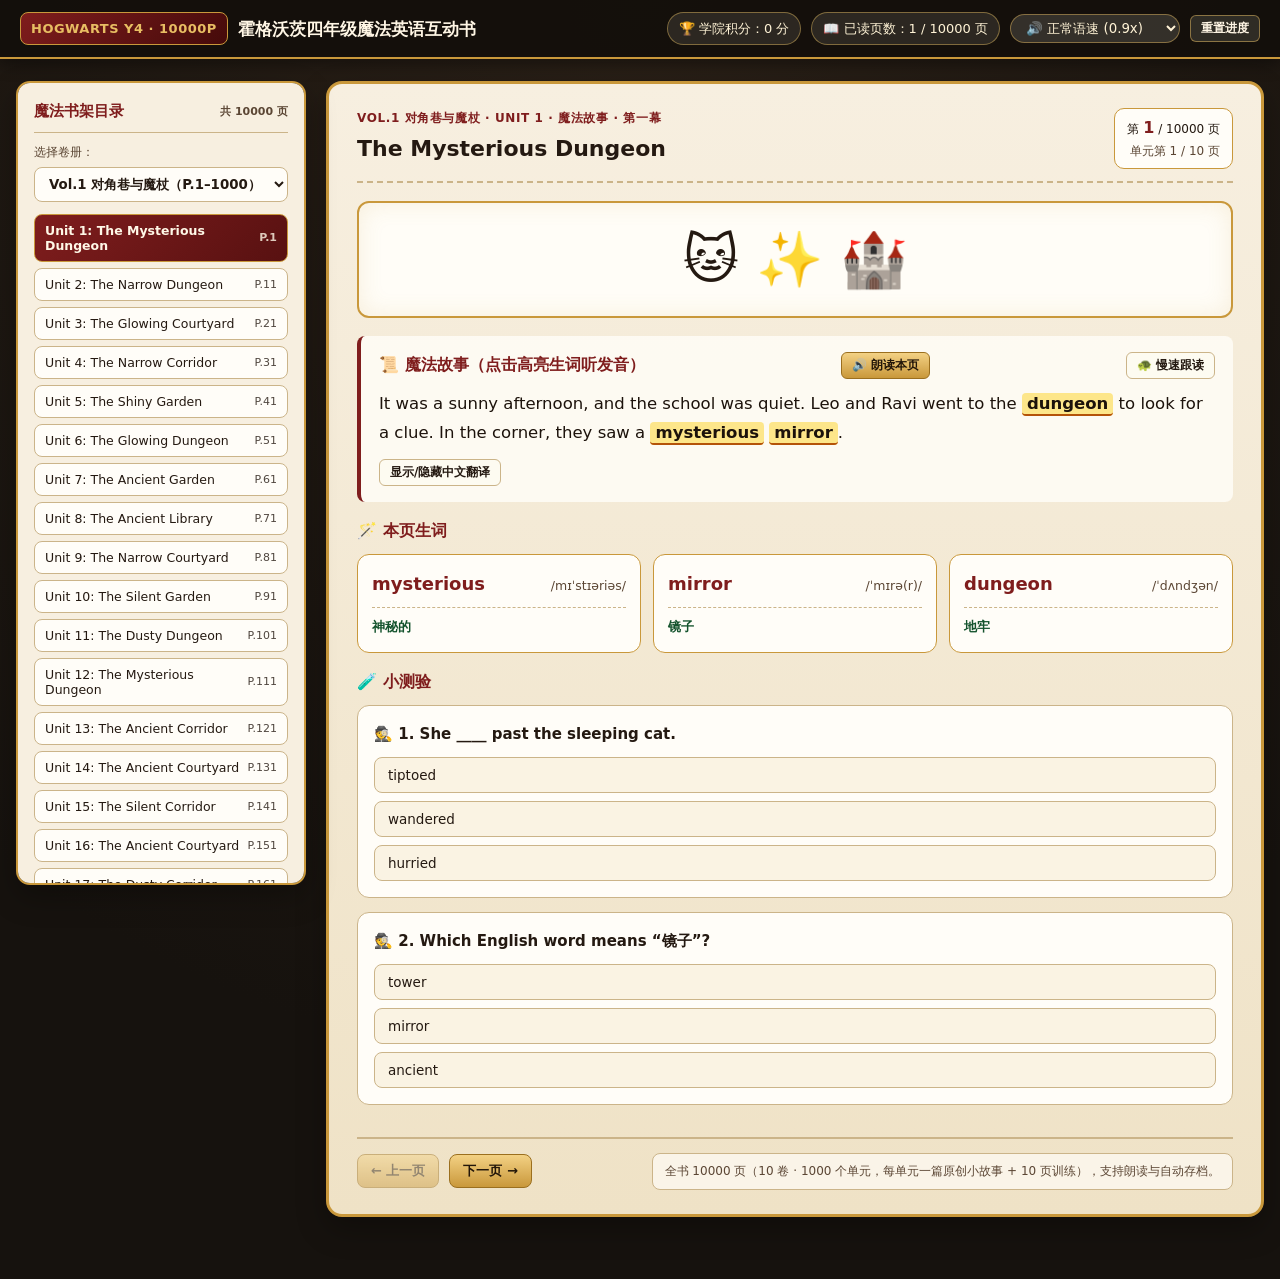
<file: hogwarts_magic_english_book_10000_pages.html>
<!DOCTYPE html>
<html lang="zh-CN">
<head>
  <meta charset="UTF-8" />
  <meta name="viewport" content="width=device-width, initial-scale=1.0" />
  <title>霍格沃茨四年级魔法英语互动书 · 10000页完整版</title>
  <style>
    :root {
      --bg-dark: #16120e;
      --parchment: #f7efe0;
      --parchment-2: #efe2c6;
      --ink: #241911;
      --ink-muted: #5b4634;
      --gold: #c9983b;
      --gold-bright: #e8be63;
      --crimson: #7f1d1d;
      --emerald: #14532d;
      --sapphire: #1e3a8a;
      --amber-soft: #fef3c7;
      --border: #cbb489;
      --shadow: 0 12px 30px rgba(0, 0, 0, 0.28);
    }

    * {
      box-sizing: border-box;
      margin: 0;
      padding: 0;
    }

    body {
      font-family: "PingFang SC", "Microsoft YaHei", "Segoe UI", system-ui, sans-serif;
      background: radial-gradient(circle at top, #2a2017 0%, var(--bg-dark) 75%);
      color: var(--ink);
      min-height: 100vh;
      line-height: 1.65;
    }

    .topbar {
      background: rgba(20, 15, 11, 0.94);
      color: var(--parchment);
      border-bottom: 2px solid var(--gold);
      padding: 12px 20px;
      position: sticky;
      top: 0;
      z-index: 40;
      display: flex;
      flex-wrap: wrap;
      align-items: center;
      justify-content: space-between;
      gap: 12px;
      box-shadow: 0 4px 16px rgba(0, 0, 0, 0.45);
    }

    .brand {
      display: flex;
      align-items: center;
      gap: 10px;
    }

    .brand-badge {
      background: linear-gradient(135deg, var(--crimson), #450a0a);
      color: var(--gold-bright);
      border: 1px solid var(--gold);
      padding: 5px 10px;
      border-radius: 8px;
      font-weight: 700;
      font-size: 13px;
      letter-spacing: 0.5px;
    }

    .brand h1 {
      font-size: 17px;
      font-weight: 700;
      color: #fff6e5;
    }

    .topbar-controls {
      display: flex;
      flex-wrap: wrap;
      align-items: center;
      gap: 10px;
      font-size: 13px;
    }

    .pill {
      background: rgba(255, 248, 231, 0.1);
      border: 1px solid rgba(232, 190, 99, 0.45);
      color: #fff3d6;
      padding: 5px 11px;
      border-radius: 999px;
      display: inline-flex;
      align-items: center;
      gap: 6px;
    }

    select, button {
      font-family: inherit;
      cursor: pointer;
    }

    .btn {
      background: linear-gradient(180deg, #f3d184, var(--gold));
      color: #231609;
      border: 1px solid #9b6f1e;
      border-radius: 8px;
      padding: 7px 13px;
      font-weight: 700;
      font-size: 13px;
      transition: transform 0.12s ease, filter 0.15s ease;
    }

    .btn:hover:not(:disabled) {
      filter: brightness(1.06);
      transform: translateY(-1px);
    }

    .btn:disabled {
      opacity: 0.45;
      cursor: not-allowed;
    }

    .btn-ghost {
      background: rgba(255, 248, 231, 0.12);
      color: #fff6e5;
      border: 1px solid rgba(232, 190, 99, 0.5);
    }

    .btn-small {
      padding: 4px 10px;
      font-size: 12px;
      border-radius: 6px;
    }

    .layout {
      max-width: 1280px;
      margin: 22px auto;
      padding: 0 16px 40px;
      display: grid;
      grid-template-columns: 290px 1fr;
      gap: 20px;
    }

    @media (max-width: 920px) {
      .layout {
        grid-template-columns: 1fr;
      }

      /* 竖排布局下目录不再撑开整页：100 个单元收进限高滚动区，正文（朗读、生词、小测验）紧随其后 */
      .unit-list {
        max-height: 45vh;
        overflow-y: auto;
        -webkit-overflow-scrolling: touch;
        padding-right: 4px;
      }
    }

    .sidebar {
      background: var(--parchment);
      border: 2px solid var(--gold);
      border-radius: 14px;
      padding: 16px;
      box-shadow: var(--shadow);
      height: fit-content;
      position: sticky;
      top: 76px;
      max-height: calc(100vh - 96px);
      overflow-y: auto;
    }

    @media (max-width: 920px) {
      .sidebar {
        position: static;
        max-height: none;
      }
    }

    .sidebar h2 {
      font-size: 15px;
      color: var(--crimson);
      border-bottom: 1px solid var(--border);
      padding-bottom: 8px;
      margin-bottom: 10px;
      display: flex;
      justify-content: space-between;
      align-items: center;
    }

    .year-select {
      width: 100%;
      padding: 8px 10px;
      border-radius: 8px;
      border: 1px solid var(--border);
      background: #fffdf8;
      color: var(--ink);
      font-weight: 600;
      margin-bottom: 12px;
    }

    .unit-list {
      display: flex;
      flex-direction: column;
      gap: 6px;
      margin-bottom: 14px;
    }

    .unit-item {
      text-align: left;
      background: #fffdf8;
      border: 1px solid var(--border);
      border-radius: 8px;
      padding: 8px 10px;
      font-size: 12.5px;
      color: var(--ink);
      display: flex;
      justify-content: space-between;
      align-items: center;
      gap: 6px;
    }

    .unit-item.active {
      background: linear-gradient(135deg, var(--crimson), #581111);
      color: #fff8e7;
      border-color: var(--gold);
      font-weight: 700;
    }

    .unit-item .pages-tag {
      font-size: 11px;
      opacity: 0.8;
      white-space: nowrap;
    }

    .page-jump-grid {
      display: grid;
      grid-template-columns: repeat(6, 1fr);
      gap: 5px;
      margin-top: 8px;
    }

    .page-dot-btn {
      padding: 5px 0;
      font-size: 11px;
      border-radius: 6px;
      border: 1px solid var(--border);
      background: #fffdf8;
      color: var(--ink);
      font-weight: 600;
    }

    .page-dot-btn.active {
      background: var(--gold);
      color: #1f1307;
      border-color: #8c6216;
    }

    .book-stage {
      background: linear-gradient(180deg, var(--parchment), var(--parchment-2));
      border: 3px solid var(--gold);
      border-radius: 16px;
      padding: 24px 28px;
      box-shadow: var(--shadow);
      min-height: 640px;
      display: flex;
      flex-direction: column;
      justify-content: space-between;
    }

    @media (max-width: 600px) {
      .book-stage {
        padding: 16px;
      }
    }

    .page-header {
      display: flex;
      flex-wrap: wrap;
      justify-content: space-between;
      align-items: center;
      gap: 10px;
      border-bottom: 2px dashed var(--border);
      padding-bottom: 12px;
      margin-bottom: 18px;
    }

    .page-kicker {
      font-size: 12px;
      font-weight: 700;
      color: var(--crimson);
      text-transform: uppercase;
      letter-spacing: 0.6px;
    }

    .page-title {
      font-size: 22px;
      font-weight: 800;
      color: var(--ink);
      margin-top: 2px;
    }

    .page-num-box {
      background: #fffdf8;
      border: 1px solid var(--gold);
      border-radius: 10px;
      padding: 6px 12px;
      text-align: right;
      font-size: 12px;
    }

    .page-num-box strong {
      font-size: 16px;
      color: var(--crimson);
    }

    .illustration-card {
      background: #fffdf7;
      border: 2px solid var(--gold);
      border-radius: 12px;
      padding: 12px;
      margin-bottom: 18px;
      box-shadow: inset 0 0 24px rgba(201, 152, 59, 0.14);
    }

    .illustration-card svg {
      width: 100%;
      max-height: 250px;
      height: auto;
      display: block;
      border-radius: 8px;
    }

    .scene-caption {
      margin-top: 8px;
      font-size: 12.5px;
      color: var(--ink-muted);
      display: flex;
      justify-content: space-between;
      align-items: center;
      flex-wrap: wrap;
      gap: 8px;
    }

    .story-box {
      background: rgba(255, 253, 247, 0.85);
      border-left: 4px solid var(--crimson);
      border-radius: 8px;
      padding: 16px 18px;
      margin-bottom: 16px;
    }

    .story-toolbar {
      display: flex;
      flex-wrap: wrap;
      align-items: center;
      justify-content: space-between;
      gap: 8px;
      margin-bottom: 10px;
    }

    .story-en {
      font-size: 16.5px;
      line-height: 1.8;
      color: #1c120b;
      margin-bottom: 10px;
    }

    .story-en .vocab-word {
      background: #fde68a;
      border-bottom: 2px solid #b45309;
      padding: 1px 5px;
      border-radius: 4px;
      font-weight: 700;
      cursor: pointer;
    }

    .story-cn {
      font-size: 13.5px;
      color: var(--ink-muted);
      background: #f6ebd4;
      padding: 10px 12px;
      border-radius: 8px;
      display: none;
    }

    .story-cn.show {
      display: block;
    }

    .vocab-grid {
      display: grid;
      grid-template-columns: repeat(auto-fit, minmax(245px, 1fr));
      gap: 12px;
      margin-bottom: 16px;
    }

    .flip-card {
      background: #fffdf8;
      border: 1.5px solid var(--gold);
      border-radius: 12px;
      padding: 14px;
      cursor: pointer;
      transition: transform 0.15s ease, box-shadow 0.15s ease;
      position: relative;
    }

    .flip-card:hover {
      transform: translateY(-2px);
      box-shadow: 0 6px 14px rgba(0, 0, 0, 0.12);
    }

    .vocab-top {
      display: flex;
      justify-content: space-between;
      align-items: baseline;
      gap: 8px;
    }

    .vocab-term {
      font-size: 18px;
      font-weight: 800;
      color: var(--crimson);
    }

    .vocab-phonetic {
      font-size: 12.5px;
      color: var(--ink-muted);
    }

    .vocab-clue {
      font-size: 12px;
      color: #92400e;
      background: var(--amber-soft);
      padding: 3px 8px;
      border-radius: 999px;
      display: inline-block;
      margin: 6px 0;
    }

    .vocab-example {
      font-size: 13.5px;
      color: var(--ink);
      margin-top: 4px;
    }

    .vocab-meaning {
      margin-top: 8px;
      padding-top: 8px;
      border-top: 1px dashed var(--border);
      font-size: 13px;
      color: var(--emerald);
      font-weight: 700;
      display: none;
    }

    .flip-card.revealed .vocab-meaning {
      display: block;
    }

    .quiz-card {
      background: #fffdf8;
      border: 1.5px solid var(--border);
      border-radius: 12px;
      padding: 16px;
      margin-bottom: 14px;
    }

    .quiz-q {
      font-weight: 700;
      font-size: 15px;
      margin-bottom: 10px;
      color: var(--ink);
    }

    .options-list {
      display: flex;
      flex-direction: column;
      gap: 8px;
    }

    .opt-btn {
      text-align: left;
      padding: 9px 13px;
      border-radius: 8px;
      border: 1px solid var(--border);
      background: #faf3e3;
      color: var(--ink);
      font-size: 13.5px;
      transition: background 0.12s ease;
    }

    .opt-btn:hover {
      background: #f3e3bf;
    }

    .opt-btn.correct {
      background: #dcfce7;
      border-color: #15803d;
      color: #14532d;
      font-weight: 700;
    }

    .opt-btn.wrong {
      background: #fee2e2;
      border-color: #b91c1c;
      color: #7f1d1d;
    }

    .feedback-box {
      margin-top: 10px;
      padding: 10px 12px;
      border-radius: 8px;
      font-size: 13px;
      display: none;
    }

    .feedback-box.show {
      display: block;
    }

    .feedback-box.ok {
      background: #dcfce7;
      color: #14532d;
      border: 1px solid #86efac;
    }

    .feedback-box.no {
      background: #fef2f2;
      color: #7f1d1d;
      border: 1px solid #fca5a5;
    }

    .word-pool {
      display: flex;
      flex-wrap: wrap;
      gap: 8px;
      min-height: 44px;
      padding: 10px;
      border-radius: 8px;
      background: #f7eed9;
      border: 1px dashed var(--border);
      margin-bottom: 10px;
    }

    .word-chip {
      background: #fffdf8;
      border: 1px solid var(--gold);
      border-radius: 7px;
      padding: 5px 11px;
      font-size: 13.5px;
      font-weight: 700;
      color: var(--ink);
    }

    .book-footer {
      display: flex;
      flex-wrap: wrap;
      justify-content: space-between;
      align-items: center;
      gap: 10px;
      border-top: 2px solid var(--border);
      padding-top: 14px;
      margin-top: 18px;
    }

    .note-box {
      font-size: 12px;
      color: var(--ink-muted);
      background: rgba(255, 253, 247, 0.7);
      padding: 8px 12px;
      border-radius: 8px;
      border: 1px solid var(--border);
    }
  </style>
</head>
<body>
  <header class="topbar">
    <div class="brand">
      <span class="brand-badge">HOGWARTS Y4 · 10000P</span>
      <h1>霍格沃茨四年级魔法英语互动书</h1>
    </div>
    <div class="topbar-controls">
      <span class="pill" id="pointsDisplay">🏆 学院积分：0 分</span>
      <span class="pill" id="progressDisplay">📖 已读页数：1 / 10000 页</span>
      <select id="voiceRate" class="pill" style="color:#fff3d6; background:rgba(255,248,231,0.14);">
        <option value="0.9" style="color:#1a120b;">🔊 正常语速 (0.9x)</option>
        <option value="0.72" style="color:#1a120b;">🐢 慢速跟读 (0.72x)</option>
      </select>
      <button class="btn btn-ghost btn-small" id="resetProgressBtn">重置进度</button>
    </div>
  </header>

  <div class="layout">
    <aside class="sidebar">
      <h2>
        <span>魔法书架目录</span>
        <span style="font-size:11px; color:var(--ink-muted);">共 10000 页</span>
      </h2>
      <label for="yearSelect" style="font-size:12px; color:var(--ink-muted); display:block; margin-bottom:4px;">选择卷册：</label>
      <select id="yearSelect" class="year-select"></select>

      <div class="unit-list" id="unitList"></div>

      <div style="font-size:12px; color:var(--ink-muted); font-weight:700;">本单元页码跳转（每单元 10 页）：</div>
      <div class="page-jump-grid" id="pageJumpGrid"></div>
    </aside>

    <main class="book-stage" id="bookStage"></main>
  </div>

  <script>
const KEY="hogwarts_10k_v1";
const VOL=["Vol.1 对角巷与魔杖","Vol.2 站台与分院","Vol.3 魔法课堂","Vol.4 城堡密道","Vol.5 飞天扫帚赛场","Vol.6 神奇动物","Vol.7 魔药地窖","Vol.8 图书馆谜案","Vol.9 禁林探险","Vol.10 毕业魔法大会"];
const MODES=["魔法故事 · 第一幕","魔法故事 · 第二幕","魔法故事 · 第三幕","魔杖词汇工坊","阅读侦探闯关","魔法句型拼图","过去式魔药实验室","完形填空咒语","听写小测验","单元 Boss 挑战"];
const mk=(cat,rows,vb)=>rows.map(r=>vb?{cat,w:r[0],past:r[1],ipa:r[2],cn:r[3],ex:r[4]}:{cat,w:r[0],ipa:r[1],cn:r[2],ex:r[3]});
const W={
feel:mk("feel",[["nervous","/ˈnɜːvəs/","紧张的","Mia felt [nervous] before the big test."],["curious","/ˈkjʊəriəs/","好奇的","The [curious] kitten opened the box."],["proud","/praʊd/","自豪的","Dad was [proud] of his son."],["brave","/breɪv/","勇敢的","A [brave] girl saved the puppy."],["puzzled","/ˈpʌzld/","困惑的","Ben looked [puzzled] at the hard question."],["delighted","/dɪˈlaɪtɪd/","非常高兴的","We were [delighted] with the gift."],["worried","/ˈwʌrid/","担心的","Mum was [worried] about the storm."],["confident","/ˈkɒnfɪdənt/","自信的","Nina felt [confident] on the stage."]]),
desc:mk("desc",[["ancient","/ˈeɪnʃənt/","古老的","The [ancient] castle is very old."],["enormous","/ɪˈnɔːməs/","巨大的","An [enormous] whale swam by."],["shiny","/ˈʃaɪni/","闪亮的","She has a [shiny] new coin."],["mysterious","/mɪˈstɪəriəs/","神秘的","A [mysterious] noise came from the attic."],["dusty","/ˈdʌsti/","满是灰尘的","The [dusty] books were on the shelf."],["narrow","/ˈnærəʊ/","狭窄的","The path is [narrow]."],["silent","/ˈsaɪlənt/","寂静的","The night was [silent]."],["glowing","/ˈɡləʊɪŋ/","发光的","A [glowing] star appeared."]]),
obj:mk("obj",[["lantern","/ˈlæntən/","灯笼","Dad lit the [lantern]."],["scroll","/skrəʊl/","卷轴","The king read the [scroll]."],["compass","/ˈkʌmpəs/","指南针","The [compass] points north."],["crystal","/ˈkrɪstl/","水晶","The [crystal] sparkled in the sun."],["feather","/ˈfeðə(r)/","羽毛","A white [feather] fell down."],["mirror","/ˈmɪrə(r)/","镜子","She looked in the [mirror]."],["badge","/bædʒ/","徽章","He wears a school [badge]."],["cloak","/kləʊk/","斗篷","The wizard wore a long [cloak]."]]),
place:mk("place",[["tower","/ˈtaʊə(r)/","塔楼","We climbed the [tower]."],["corridor","/ˈkɒrɪdɔː(r)/","走廊","Do not run in the [corridor]."],["library","/ˈlaɪbrəri/","图书馆","I read books in the [library]."],["dungeon","/ˈdʌndʒən/","地牢","The [dungeon] was cold and dark."],["garden","/ˈɡɑːdn/","花园","Flowers grow in the [garden]."],["courtyard","/ˈkɔːtjɑːd/","庭院","Children played in the [courtyard]."]]),
creature:mk("creature",[["owl","/aʊl/","猫头鹰","The [owl] sleeps in the day."],["dragon","/ˈdræɡən/","龙","The [dragon] breathed fire."],["unicorn","/ˈjuːnɪkɔːn/","独角兽","A [unicorn] has one horn."],["toad","/təʊd/","蟾蜍","The [toad] jumped into the pond."],["bat","/bæt/","蝙蝠","A [bat] flew out of the cave."],["kitten","/ˈkɪtn/","小猫","The [kitten] drank some milk."]]),
move:mk("move",[["hurry","hurried","/ˈhʌri/","匆忙","Ben [hurried] to the bus stop."],["tiptoe","tiptoed","/ˈtɪptəʊ/","踮着脚走","She [tiptoed] past the sleeping cat."],["climb","climbed","/klaɪm/","攀爬","We [climbed] the hill."],["creep","crept","/kriːp/","悄悄爬行","The cat [crept] toward the bird."],["race","raced","/reɪs/","飞奔","The boys [raced] to the gate."],["wander","wandered","/ˈwɒndə(r)/","漫步","They [wandered] in the park."]],1),
act:mk("act",[["carry","carried","/ˈkæri/","搬运","Mum [carried] the heavy bag."],["polish","polished","/ˈpɒlɪʃ/","擦亮","He [polished] his shoes."],["examine","examined","/ɪɡˈzæmɪn/","仔细检查","The doctor [examined] my arm."],["collect","collected","/kəˈlekt/","收集","She [collected] shells on the beach."],["lift","lifted","/lɪft/","举起","Dad [lifted] the box."],["repair","repaired","/rɪˈpeə(r)/","修理","Grandpa [repaired] my bike."]],1),
say:mk("say",[["whisper","whispered","/ˈwɪspə(r)/","低声说","Lily [whispered] a secret to me."],["shout","shouted","/ʃaʊt/","大喊","The fans [shouted] loudly."],["explain","explained","/ɪkˈspleɪn/","解释","The teacher [explained] the rule."],["suggest","suggested","/səˈdʒest/","建议","Ravi [suggested] a new game."],["warn","warned","/wɔːn/","警告","Mum [warned] us about the ice."],["announce","announced","/əˈnaʊns/","宣布","The captain [announced] the winner."]],1)};
const ALL=Object.values(W).flat(),fm=x=>x.past||x.w;
const EM={owl:"🦉",dragon:"🐉",unicorn:"🦄",toad:"🐸",bat:"🦇",kitten:"🐱"};
const CH=[["Leo","he","his","里奥","他","他的"],["Mia","she","her","米娅","她","她的"],["Ben","he","his","本","他","他的"],["Nina","she","her","妮娜","她","她的"],["Ravi","he","his","拉维","他","他的"],["Lily","she","her","莉莉","她","她的"]];
const TIMES=["rainy morning","windy evening","sunny afternoon"],TEACH=["Hazel","Quill","Fern","Willow"];
const TCN={"rainy morning":"下雨的早晨","windy evening":"刮风的傍晚","sunny afternoon":"阳光明媚的下午"};
const CNS=[["一个{time}，{H}和{F}走进了{place}。","在那里，一只{desc}{creature}正守护着{obj}。","{H}感到{f1}，但{F}深吸了一口气。","两个朋友一步一步地朝{creature}{mv}过去。","{F}小心地{act}了{obj}。","“天黑前我们必须离开，”{F}{say}道。","{creature}看起来{f2}，然后让开了路。","很快，{obj}又安全了，{H}笑了。","那天晚上，{H}把{desc}{place}的事写进了{his}日记里。"],
["在一个{time}，{T}教授交给{H}和{F}一项特别的任务。","他们得在{place}里找到{obj}。","{F}{say}道：“紧跟着我。”","{place}{descs}，{H}感到{f1}。","突然，一只{creature}从他们身边{mv}过去。","终于，他们找到了{obj}，{F}小心翼翼地{act}了它。","{creature}看着他们，显得{f2}。","他们回到教室时，{T}教授笑了。","{H}为整个团队感到自豪。"],
["那是一个{time}，学校里很安静。","{H}和{F}去{place}寻找线索。","在角落里，他们看到了{desc}{obj}。","{H}感到{f1}，问道：“这是什么？”","{F}{act}了{obj}，说它是魔法物品。","然后一只{creature}{mv}进了房间。","“这很重要！”{F}{say}道。","{creature}看起来{f2}，于是他们分了一些食物给它。","谜团解开了，两个朋友去吃晚饭了。"]];
const EXQ=[[["What was guarding {a_obj}?","{a_dc}",["{x1}","{x2}"],"第二句：There, {a_dc} was guarding {a_obj}.（有一只守护着它。）"],["Why did {F} take a deep breath?","To stay calm and brave.",["Because {F} wanted to sleep.","Because the {place} was too hot."],"第三句：{H} 感到 {f1}，而 {F} 深呼吸是为了保持冷静和勇敢。"],["What did the {creature} do after it looked {f2}?","It stepped aside.",["It flew to the moon.","It ate the {obj}."],"第七句：the {creature} looked {f2}, and then it stepped aside.（让开了路。）"],["What did {H} do that night?","{H} wrote about the {place} in {his} diary.",["{H} played football all night.","{H} cooked dinner for the {creature}."],"最后一句：That night, {H} wrote about the {place} in {his} diary.（写进日记。）"]],
[["What special task did Professor {T} give them?","They had to find {a_obj} in the {place}.",["They had to clean the whole school.","They had to draw a picture of {y1}."],"第二句：They had to find {a_obj} in the {place}.（在那里找东西。）"],["Why did {F} say, \"Stay close to me\"?","To keep the team safe.",["Because {F} wanted to go home.","Because {F} was tired of walking."],"第三、四句：{place}很 {desc}，{F} 让大家靠近是为了保证团队安全。"],["What suddenly appeared?","{a_cr}",["{y1}","{y2}"],"第五句：Suddenly, {a_cr} {mv} past them.（突然出现。）"],["What did Professor {T} do when they returned to class?","Professor {T} smiled.",["Professor {T} shouted at them.","Professor {T} went to sleep."],"第八句：Professor {T} smiled when they returned to class.（笑了。）"]],
[["Why did {H} and {F} go to the {place}?","To look for a clue.",["To watch a football game.","To buy some lunch."],"第二句：went to the {place} to look for a clue.（去找线索。）"],["What did they see in the corner?","{a_dobj}",["{z1}","{z2}"],"第三句：In the corner, they saw {a_dobj}.（在角落看到的。）"],["What did {F} say about the {obj}?","It was magic.",["It was broken.","It was a gift."],"第五句：{F} {act} the {obj} and said it was magic.（说它是魔法物品。）"],["What did they do after the {creature} seemed {f2}?","They shared some food with it.",["They ran away.","They closed the door."],"第八句：…seemed {f2}, so they shared some food.（分了食物。）"]]];
const qDetail=(r,U)=>EXQ[U.si].map(([q,a,w,e])=>{const f=s=>s.replace(/\{(\w+)\}/g,(m,k)=>U.t[k]),A=cap(f(a));return{q:f(q),a:A,o:shuf(r,[A,...w.map(x=>cap(f(x)))]),e:f(e)}});
const SK=[[`One {time}, {H} and {F} walked into the {place}.`,`There, {a_dc} was guarding {a_obj}.`,`{H} felt {f1}, but {F} took a deep breath.`,`The two friends {mv} toward the {creature}, step by step.`,`{F} {act} the {obj} carefully.`,`"We must leave before dark," {F} {say}.`,`The {creature} looked {f2}, and then it stepped aside.`,`Soon the {obj} was safe again, and {H} smiled.`,`That night, {H} wrote about the {desc} {place} in {his} diary.`],
[`On a {time}, Professor {T} gave {H} and {F} a special task.`,`They had to find {a_obj} in the {place}.`,`{F} {say}, "Stay close to me."`,`The {place} was {desc}, and {H} felt {f1}.`,`Suddenly, {a_cr} {mv} past them.`,`At last, they found the {obj}, and {F} {act} it with great care.`,`The {creature} watched them and looked {f2}.`,`Professor {T} smiled when they returned to class.`,`{H} was proud of the whole team.`],
[`It was a {time}, and the school was quiet.`,`{H} and {F} went to the {place} to look for a clue.`,`In the corner, they saw {a_dobj}.`,`{H} felt {f1} and asked, "What is it?"`,`{F} {act} the {obj} and said it was magic.`,`Then {a_cr} {mv} into the room.`,`"This is important!" {F} {say}.`,`The {creature} seemed {f2}, so they shared some food.`,`The mystery was solved, and the two friends went to dinner.`]];
function rng(s){return()=>{s|=0;s=s+0x6D2B79F5|0;let t=Math.imul(s^s>>>15,1|s);t=t+Math.imul(t^t>>>7,61|t)^t;return((t^t>>>14)>>>0)/4294967296}}
function pick(r,a,n=1,ex=[]){const p=a.filter(x=>!ex.includes(x)),o=[];while(o.length<n&&p.length)o.push(p.splice(Math.floor(r()*p.length),1)[0]);return n===1?o[0]:o}
function shuf(r,a){a=[...a];for(let i=a.length-1;i>0;i--){const j=Math.floor(r()*(i+1));[a[i],a[j]]=[a[j],a[i]]}return a}
const cap=s=>s[0].toUpperCase()+s.slice(1),art=s=>(/^[aeiou]/i.test(s)&&!/^uni/i.test(s)?"an ":"a ")+s;
const UC={};
function unit(u){if(UC[u])return UC[u];const r=rng(u*7919+101),[hc,fc]=pick(r,CH,2),f=pick(r,W.feel,2),d=pick(r,W.desc),ob=pick(r,W.obj),pl=pick(r,W.place),cr=pick(r,W.creature),mv=pick(r,W.move),ac=pick(r,W.act),sy=pick(r,W.say);
const t={H:hc[0],F:fc[0],he:hc[1],his:hc[2],f1:f[0].w,f2:f[1].w,desc:d.w,obj:ob.w,place:pl.w,creature:cr.w,mv:mv.past,act:ac.past,say:sy.past,time:pick(r,TIMES),T:pick(r,TEACH),a_dc:art(d.w+" "+cr.w),a_obj:art(ob.w),a_cr:art(cr.w),a_dobj:art(d.w+" "+ob.w)};
const sk=pick(r,SK),si=SK.indexOf(sk);const story=sk.map(s=>cap(s.replace(/\{(\w+)\}/g,(m,k)=>t[k])).replace(/^"(\w)/,(m,c)=>'"'+c.toUpperCase()));
const c2=pick(r,W.creature,2,[cr]),d2=pick(r,W.desc,2,[d]);Object.assign(t,{x1:art(d.w+" "+c2[0].w),x2:art(d.w+" "+c2[1].w),y1:art(c2[0].w),y2:art(c2[1].w),z1:art(d2[0].w+" "+ob.w),z2:art(d2[1].w+" "+ob.w)});const tc={H:hc[3],F:fc[3],he:hc[4],his:hc[5],f1:f[0].cn.replace(/的$/,""),f2:f[1].cn.replace(/的$/,""),desc:d.cn,descs:d.cn.replace(/的$/,""),obj:ob.cn,place:pl.cn,creature:cr.cn,mv:mv.cn,act:ac.cn,say:sy.cn,time:TCN[t.time],T:{Hazel:"黑泽尔",Quill:"奎尔",Fern:"芬恩",Willow:"威洛"}[t.T]};
return UC[u]={t,si,cn:CNS[si].map(s=>s.replace(/\{(\w+)\}/g,(m,k)=>tc[k])),story,ws:[f[0],f[1],d,ob,pl,cr,mv,ac,sy],verbs:[mv,ac,sy],cr:cr.w,title:`The ${cap(d.w)} ${cap(pl.w)}`,plain:story.filter(s=>!s.includes('"'))}}
const qRead=(r,U)=>{const f=U.ws[0],c=U.ws[5],x=pick(r,U.ws),y=pick(r,U.ws,1,[x]);return[
{q:"What kind of creature is in the story?",a:c.w,o:shuf(r,[c.w,...pick(r,W.creature,2,[c]).map(y=>y.w)])},
{q:`How did ${U.t.H} feel in the story?`,a:f.w,o:shuf(r,[f.w,...pick(r,W.feel,2,[f,U.ws[1]]).map(y=>y.w)])},
{q:`What does "${x.w}" mean?`,a:x.cn,o:shuf(r,[x.cn,...pick(r,ALL,2,[x]).map(y=>y.cn)])},
{q:`Who felt ${U.t.f1} in the story?`,a:U.t.H,o:shuf(r,[U.t.H,...pick(r,CH.map(c=>c[0]),2,[U.t.H,U.t.F])])},
{q:"Where does the story take place?",a:U.t.place,o:shuf(r,[U.t.place,...pick(r,W.place,2,[U.ws[4]]).map(y=>y.w)])},
{q:"Which object is in the story?",a:U.t.obj,o:shuf(r,[U.t.obj,...pick(r,W.obj,2,[U.ws[3]]).map(y=>y.w)])},
{q:`How did the ${U.cr} look or seem?`,a:U.t.f2,o:shuf(r,[U.t.f2,...pick(r,W.feel,2,[f,U.ws[1]]).map(y=>y.w)])},
{q:`Which word means "${y.cn}"?`,a:y.w,o:shuf(r,[y.w,...pick(r,ALL,2,[y]).map(z=>z.w)])}]};
const qCloze=(r,U)=>{const x=pick(r,U.ws);return{s:"vocab",q:x.ex.replace(/\[(.+?)\]/,"____"),a:fm(x),o:shuf(r,[fm(x),...pick(r,W[x.cat],2,[x]).map(fm)])}};
const qCN=(r,U)=>{const x=pick(r,U.ws);return{s:"vocab",q:`Which English word means “${x.cn}”?`,a:x.w,o:shuf(r,[x.w,...pick(r,ALL,2,[x]).map(y=>y.w)])}};
const qListen=(r,U)=>{const ss=U.plain.filter(s=>U.ws.some(w=>s.toLowerCase().includes(fm(w).toLowerCase())));
if(ss.length&&r()<.6){const s=pick(r,ss),w=U.ws.find(w=>s.toLowerCase().includes(fm(w).toLowerCase())),vs=pick(r,W[w.cat],2,[w]).map(o=>s.replace(new RegExp(fm(w),"i"),fm(o)));return{s:"listen",say:s,q:"🎧 听一听，选出你听到的句子",a:s,o:shuf(r,[s,...vs])}}
const x=pick(r,U.ws);return{s:"listen",say:x.w,q:"🎧 听单词，选出正确的中文意思",a:x.cn,o:shuf(r,[x.cn,...pick(r,ALL,2,[x]).map(y=>y.cn)])}};
const qRev=(r,u)=>[1,3,7,15].filter(d=>u-d>=0).map(d=>{const x=pick(r,unit(u-d).ws);return{s:"vocab",q:`🔁 往期复习：Which English word means “${x.cn}”?`,a:x.w,o:shuf(r,[x.w,...pick(r,ALL,2,[x]).map(y=>y.w)])}});
/*UI*/
const $=id=>document.getElementById(id),S={stat:{},page:1,pts:0,seen:new Set([1]),done:new Set()};let CUR=[];
function save(){try{localStorage.setItem(KEY,JSON.stringify({stat:S.stat,page:S.page,pts:S.pts,seen:[...S.seen],done:[...S.done]}))}catch(e){}}
function load(){try{const o=JSON.parse(localStorage.getItem(KEY)||"{}");if(o.page>=1&&o.page<=10000)S.page=o.page;S.pts=o.pts||0;S.stat=o.stat||{};S.seen=new Set(o.seen||[S.page]);S.done=new Set(o.done||[])}catch(e){}}
const SKL={vocab:"📚 词汇",read:"📖 阅读",listen:"🎧 听力",grammar:"✍️ 语法"};
const dashIn=()=>`<b>能力雷达（正确率）</b>`+Object.entries(SKL).map(([k,n])=>{const[a,b]=S.stat[k]||[0,0],pc=b?Math.round(a*100/b):0;return`<div>${n} ${a}/${b}（${pc}%）<div style="background:#e5d7b8;border-radius:6px;height:7px"><div style="width:${pc}%;background:var(--gold);height:7px;border-radius:6px"></div></div></div>`}).join("");
const updDash=()=>{const d=$("dash");if(d)d.innerHTML=dashIn()};
const rec=(k,ok)=>{const a=S.stat[k]||(S.stat[k]=[0,0]);a[1]++;if(ok)a[0]++;save();updDash()};
function updTop(){$("pointsDisplay").textContent=`🏆 学院积分：${S.pts} 分`;$("progressDisplay").textContent=`📖 已读页数：${S.seen.size} / 10000 页`}
function award(k,n){if(S.done.has(k))return"";S.done.add(k);S.pts+=n;save();updTop();return`（+${n} 学院积分）`}
function speak(t,rt){if(!("speechSynthesis"in window))return;speechSynthesis.cancel();const s=new SpeechSynthesisUtterance(t);s.lang="en-US";s.rate=rt||parseFloat($("voiceRate").value)||.9;speechSynthesis.speak(s)}
const hl=(t,U)=>U.ws.reduce((o,w)=>o.replace(new RegExp(`\\b(${fm(w)})\\b`,"gi"),`<span class="vocab-word" data-say="$1" title="点击朗读">$1</span>`),t);
const quizH=items=>items.map((it,i)=>`<div class="quiz-card" data-qi="${i}"><div class="quiz-q">🕵️ ${i+1}. ${it.q}</div>${it.say?`<button class="btn btn-small" data-say="${it.say}">🔊 播放（可多听几遍）</button>`:""}<div class="options-list">${it.o.map(o=>`<button class="opt-btn" data-v="${o}">${o}</button>`).join("")}</div><div class="feedback-box"></div></div>`).join("");
const bldH=(r,s,i)=>`<div class="quiz-card bld" data-bi="${i}" data-sel="[]" data-ans="${s}"><div class="quiz-q">⚡ 点击词块，拼出正确的句子</div><div class="word-pool">${shuf(r,s.split(" ")).map(w=>`<button class="word-chip" data-w="${w}">${w}</button>`).join("")}</div><div class="bdisp" style="font-weight:700;color:var(--sapphire)">已选：</div><div style="display:flex;gap:8px;margin-top:8px"><button class="btn btn-small btn-ghost bclr" style="color:var(--ink);border-color:var(--border)">清空重拼</button><button class="btn btn-small bchk">校验魔咒</button></div><div class="feedback-box"></div></div>`;
const inH=(label,ans,say,i)=>`<div class="quiz-card" data-ti="${i}" data-s="${say?"listen":"grammar"}"><div class="quiz-q">${label}</div>${say?`<button class="btn btn-small" data-say="${say}">🔊 听句子</button> `:""}<input class="ti" data-ans="${ans}" style="padding:7px 10px;border:1px solid var(--border);border-radius:8px;min-width:240px" placeholder="在这里输入"> <button class="btn btn-small tchk">校验</button><div class="feedback-box"></div></div>`;
function render(){const p=S.page,u=Math.floor((p-1)/10),k=(p-1)%10,v=Math.floor(u/100),U=unit(u),r=rng(p*31+7);S.seen.add(p);save();updTop();CUR=[];let body="";
if(k<3){CUR=[qCloze(r,U),qCN(r,U)];const ss=U.story.slice(k*3,k*3+3),txt=ss.join(" "),ws=U.ws.filter(w=>txt.toLowerCase().includes(fm(w).toLowerCase()));
body=`<div class="story-box"><div class="story-toolbar"><strong style="color:var(--crimson)">📜 魔法故事（点击高亮生词听发音）</strong><button class="btn btn-small" data-say="${txt.replace(/"/g,"&quot;")}">🔊 朗读本页</button> <button class="btn btn-small btn-ghost" style="color:var(--ink);border-color:var(--border)" data-slow="1" data-say="${txt.replace(/"/g,"&quot;")}">🐢 慢速跟读</button></div><p class="story-en">${hl(txt,U)}</p><button class="btn btn-small btn-ghost" style="color:var(--ink);border-color:var(--border)" data-cn="1">显示/隐藏中文翻译</button><div class="story-cn" style="display:none;margin-top:8px">🇨🇳 ${U.cn.slice(k*3,k*3+3).join("")}</div></div><div style="font-weight:700;color:var(--crimson);margin:10px 0">🪄 本页生词</div><div class="vocab-grid">${ws.map(w=>`<div class="flip-card revealed" data-say="${w.w}" title="点击朗读"><div class="vocab-top"><span class="vocab-term">${w.w}</span><span class="vocab-phonetic">${w.ipa}</span></div><div class="vocab-meaning">${w.cn}</div></div>`).join("")}</div><div style="font-weight:700;color:var(--crimson);margin:10px 0">🧪 小测验</div>`+quizH(CUR)}
else if(k==3){CUR=[qCN(r,U),qCN(r,U),qCloze(r,U)];body=`<div class="vocab-grid">${U.ws.map((w,i)=>`<div class="flip-card" data-ci="${i}"><div class="vocab-top"><span class="vocab-term">${w.w}${w.past?" → "+w.past:""}</span><span class="vocab-phonetic">${w.ipa}</span></div><div class="vocab-example">“${w.ex.replace(/[\[\]]/g,"")}”</div><div class="vocab-meaning">中文释义：${w.cn}（点击卡片显示/朗读）</div></div>`).join("")}</div><div style="font-weight:700;color:var(--crimson);margin:10px 0">🧪 小测验</div>`+quizH(CUR)}
else if(k==4){CUR=[...qDetail(r,U),...qRead(r,U)];body=`<div class="story-box"><div class="story-toolbar"><strong style="color:var(--crimson)">📖 先读故事，再回答 12 个问题（每题 +15 分）</strong><button class="btn btn-small" data-say="${U.story.join(" ").replace(/"/g,"&quot;")}">🔊 朗读全文</button></div><p class="story-en">${hl(U.story.join(" "),U)}</p></div>`+quizH(CUR)}
else if(k==5)body=U.plain.slice(0,4).map((s,i)=>bldH(r,s,i)).join("");
else if(k==6)body=`<div class="story-box"><p class="story-en">📘 动词变过去式：多数加 -ed（polish→polished）；辅音+y 结尾，把 y 变 i 再加 -ed（hurry→hurried）；有些是不规则变化（creep→crept）。</p></div>`+U.verbs.map((w,i)=>inH(`Past tense of <b>${w.w}</b> (${w.cn}) →`,w.past,"",i)).join("")+U.verbs.map((w,i)=>inH(w.ex.replace(/\[.+?\]/,"____")+`（填入 <b>${w.w}</b> 的过去式）`,w.past,"",i+3)).join("");
else if(k==7){CUR=[1,2,3,4,5,6].map(()=>qCloze(r,U));body=quizH(CUR)}
else if(k==8){CUR=[1,2,3,4].map(()=>qListen(r,U));body=`<div class="story-box"><p class="story-en">🎧 听力训练：先听，再选，最后听写。看不懂时可以重复播放。</p></div>`+quizH(CUR)+U.plain.slice(-4).map((s,i)=>inH("🎧 听写：听句子，把它完整写出来",s,s,i)).join("")}
else{CUR=[qCN(r,U),qCN(r,U),qCN(r,U),qCloze(r,U),qCloze(r,U),qRead(r,U)[1],...qDetail(r,U).slice(0,2),...qRev(r,u),qListen(r,U)];body=`<div class="story-box"><p class="story-en">🏆 Boss 挑战：答对全部题目，领取单元奖励！</p></div>`+quizH(CUR)}
$("bookStage").innerHTML=`<div><div class="page-header"><div><div class="page-kicker">${VOL[v]} · Unit ${u+1} · ${MODES[k]}</div><div class="page-title">${U.title}</div></div><div class="page-num-box"><div>第 <strong>${p}</strong> / 10000 页</div><div style="color:var(--ink-muted)">单元第 ${k+1} / 10 页</div></div></div><div class="illustration-card" style="text-align:center;font-size:54px;padding:12px">${EM[U.cr]} ✨ 🏰</div>${body}</div><div class="book-footer"><div style="display:flex;gap:10px"><button class="btn" data-go="${p-1}" ${p<=1?"disabled":""}>← 上一页</button><button class="btn" data-go="${p+1}" ${p>=10000?"disabled":""}>下一页 →</button></div><div class="note-box">全书 10000 页（10 卷 · 1000 个单元，每单元一篇原创小故事 + 10 页训练），支持朗读与自动存档。</div></div>`;sidebar(u,k,v)}
function sidebar(u,k,v){$("yearSelect").innerHTML=VOL.map((n,i)=>`<option value="${i}" ${i==v?"selected":""}>${n}（P.${i*1000+1}–${i*1000+1000}）</option>`).join("");
$("unitList").innerHTML=Array.from({length:100},(_,i)=>{const n=v*100+i;return`<button class="unit-item ${n==u?"active":""}" data-go="${n*10+1}"><span>Unit ${n+1}: ${unit(n).title}</span><span class="pages-tag">P.${n*10+1}</span></button>`}).join("");
$("pageJumpGrid").innerHTML=Array.from({length:10},(_,i)=>`<button class="page-dot-btn ${i==k?"active":""}" data-go="${u*10+i+1}">P.${u*10+i+1}</button>`).join("")+`<div id="dash" style="grid-column:1/-1;margin-top:8px;font-size:12px">${dashIn()}</div><div style="grid-column:1/-1;display:flex;gap:6px;margin-top:6px"><input id="jumpIn" type="number" min="1" max="10000" placeholder="跳到第N页" style="flex:1;padding:5px;border:1px solid var(--border);border-radius:6px"><button class="btn btn-small" id="jumpBtn">跳转</button></div>`;
const a=document.querySelector(".unit-item.active");if(a)a.scrollIntoView({block:"nearest"})}
function go(n){n=parseInt(n,10);if(n>=1&&n<=10000){S.page=n;render();scrollTo({top:0,behavior:"smooth"})}}
const norm=s=>s.toLowerCase().replace(/[^a-z ]/g,"").replace(/\s+/g," ").trim();
document.addEventListener("click",e=>{const t=e.target.closest("button,.flip-card,.vocab-word");if(!t)return;
if(t.id=="jumpBtn")return go($("jumpIn").value);
if(t.dataset.cn){const b=document.querySelector(".story-cn");b.style.display=b.style.display=="none"?"block":"none";return}
if(t.dataset.go)return go(t.dataset.go);
if(t.dataset.say&&!t.matches(".flip-card"))return speak(t.dataset.say,t.dataset.slow?.65:0);
if(t.matches(".flip-card")){if(t.dataset.say){speak(t.dataset.say);award(`s${S.page}_${t.dataset.say}`,5);return}t.classList.toggle("revealed");if(t.dataset.ci!=null){speak(unit(Math.floor((S.page-1)/10)).ws[t.dataset.ci].w);award(`v${S.page}_${t.dataset.ci}`,5)}return}
const c=t.closest(".quiz-card");if(!c)return;const fb=c.querySelector(".feedback-box");
if(t.matches(".opt-btn")){const it=CUR[c.dataset.qi],ok=t.dataset.v==it.a;c.querySelectorAll(".opt-btn").forEach(b=>b.classList.remove("correct","wrong"));t.classList.add(ok?"correct":"wrong");rec(it.s||(/^(What does "|Which word)/.test(it.q)?"vocab":"read"),ok);fb.className="feedback-box show "+(ok?"ok":"no");fb.textContent=ok?`✅ 答对啦！${award(`q${S.page}_${c.dataset.qi}`,15)} ${it.e?"解析："+it.e:""}`:`❌ 再想一想！${it.e?"提示："+it.e:""}`}
else if(t.matches(".word-chip")){if(t.disabled)return;t.disabled=true;t.style.opacity=.4;const s=JSON.parse(c.dataset.sel);s.push(t.dataset.w);c.dataset.sel=JSON.stringify(s);c.querySelector(".bdisp").textContent="已选："+s.join(" ");speak(t.dataset.w)}
else if(t.matches(".bclr")){c.dataset.sel="[]";c.querySelector(".bdisp").textContent="已选：";c.querySelectorAll(".word-chip").forEach(b=>{b.disabled=false;b.style.opacity=1});fb.className="feedback-box"}
else if(t.matches(".bchk")){const ok=JSON.parse(c.dataset.sel).join(" ")==c.dataset.ans;rec("grammar",ok);fb.className="feedback-box show "+(ok?"ok":"no");fb.textContent=ok?`⚡ 拼写成功！${award(`b${S.page}_${c.dataset.bi}`,20)} ${c.dataset.ans}`:`🪄 差一点！参考：${c.dataset.ans}`}
else if(t.matches(".tchk")){const i=c.querySelector(".ti"),ok=norm(i.value)==norm(i.dataset.ans);rec(c.dataset.s||"grammar",ok);fb.className="feedback-box show "+(ok?"ok":"no");fb.textContent=ok?`✅ 正确！${award(`t${S.page}_${c.dataset.ti}`,15)}`:`❌ 正确答案：${i.dataset.ans}`}});
$("yearSelect").addEventListener("change",e=>go(e.target.value*1000+1));
$("resetProgressBtn").addEventListener("click",()=>{S.page=1;S.stat={};S.pts=0;S.seen=new Set([1]);S.done=new Set();try{localStorage.removeItem(KEY)}catch(e){}render()});
load();render();

</script>
</body>
</html>
</file>
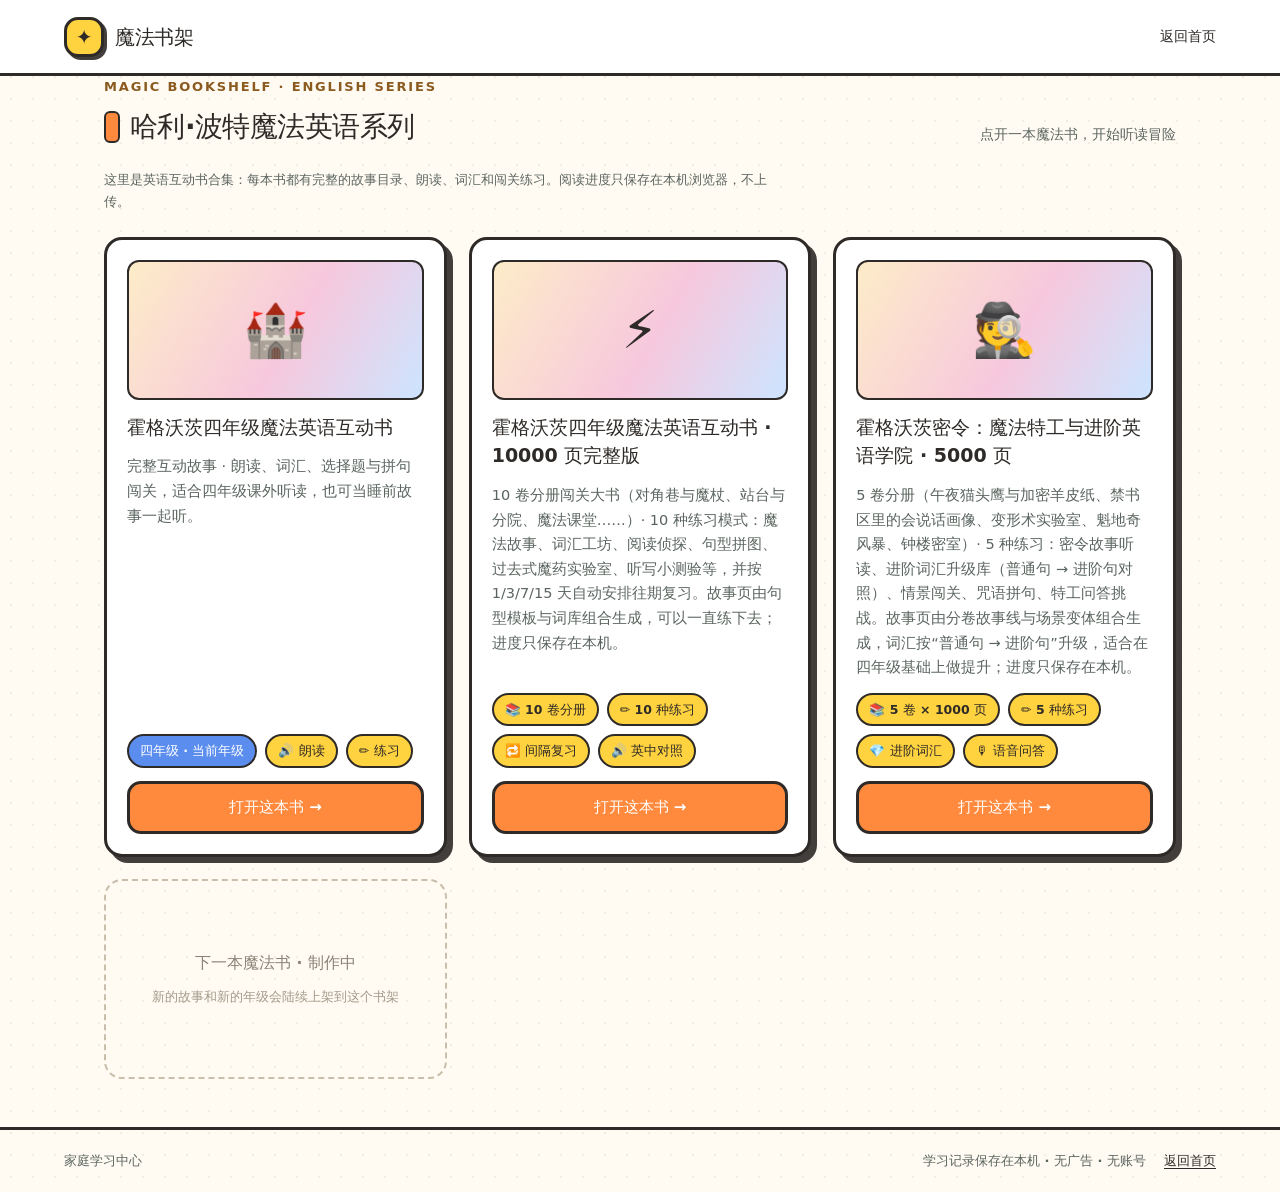
<file: magic-series.html>
<!DOCTYPE html>
<html lang="zh-CN"><head><meta charset="utf-8"><meta name="viewport" content="width=device-width,initial-scale=1,viewport-fit=cover"><meta name="theme-color" content="#fffbf2"><meta name="description" content="哈利·波特魔法英语系列书架：英语互动书合集，支持手机和平板"><link rel="manifest" href="manifest.webmanifest"><link rel="icon" href="icon.svg" type="image/svg+xml"><link rel="stylesheet" href="styles.css"><link rel="stylesheet" href="cartoon-theme.css"><title>魔法书架 · 哈利·波特英语系列</title>
<style>
.book-grid{display:grid;grid-template-columns:repeat(auto-fill,minmax(270px,1fr));gap:22px;margin-top:24px}
.book-card{display:flex;flex-direction:column;gap:13px;padding:20px;border:3px solid #2E2A27;border-radius:18px;box-shadow:6px 6px 0 rgba(46,42,39,.9);background:#fff;text-decoration:none;color:inherit}
.book-card:active{transform:translate(3px,4px);box-shadow:2px 2px 0 rgba(46,42,39,.9)}
.book-cover{width:100%;height:140px;display:flex;align-items:center;justify-content:center;font-size:52px;border-radius:12px;border:2.5px solid #2E2A27;background:linear-gradient(120deg,#fdecc8,#f7c8dd 55%,#cde4ff)}
.book-title{font-size:19px;line-height:1.5;font-weight:800}
.book-desc{font-size:14.5px;color:#5B655F;line-height:1.7;flex:1}
.book-tags{display:flex;flex-wrap:wrap;gap:8px}
.book-tag{font-size:12.5px;padding:4px 11px;border:2px solid #2E2A27;border-radius:999px;background:#FFD23F;font-weight:700;white-space:nowrap}
.book-tag.now{background:#5B8DEF;color:#fff}
.book-open{display:inline-flex;align-items:center;justify-content:center;padding:11px 16px;border:3px solid #2E2A27;border-radius:14px;background:#FF8A3D;color:#fff;font-weight:800;font-size:15px}
.book-ghost{border:2.5px dashed #c9beac;box-shadow:none;background:transparent;padding:20px;display:flex;flex-direction:column;align-items:center;justify-content:center;gap:10px;color:#8a8378;text-align:center;min-height:200px;border-radius:18px}
.book-ghost b{font-size:15.5px}
.book-ghost small{font-size:13px;color:#a39a8b}
@media (max-width:600px){.book-grid{grid-template-columns:1fr}}
</style></head>
<body><header class="topbar"><a class="brand" href="./"><span class="brand-mark">✦</span><span>魔法书架</span></a><nav><a href="./">返回首页</a></nav></header>
<main id="home"><section id="series" class="section"><div class="section-heading"><div><p class="eyebrow">MAGIC BOOKSHELF · ENGLISH SERIES</p><h2>哈利·波特魔法英语系列</h2></div><span class="section-note">点开一本魔法书，开始听读冒险</span></div>
<p class="english-hint" style="max-width:680px">这里是英语互动书合集：每本书都有完整的故事目录、朗读、词汇和闯关练习。阅读进度只保存在本机浏览器，不上传。</p>
<div class="book-grid">
<a class="book-card" href="./hogwarts_english_adventure_grade_4_interactive_book.html"><span class="book-cover">🏰</span><span class="book-title">霍格沃茨四年级魔法英语互动书</span><span class="book-desc">完整互动故事 · 朗读、词汇、选择题与拼句闯关，适合四年级课外听读，也可当睡前故事一起听。</span><span class="book-tags"><span class="book-tag" data-grade="4">四年级</span><span class="book-tag">🔊 朗读</span><span class="book-tag">✏ 练习</span></span><span class="book-open">打开这本书 →</span></a>
<a class="book-card" href="./hogwarts_magic_english_book_10000_pages.html"><span class="book-cover">⚡</span><span class="book-title">霍格沃茨四年级魔法英语互动书 · 10000 页完整版</span><span class="book-desc">10 卷分册闯关大书（对角巷与魔杖、站台与分院、魔法课堂……）· 10 种练习模式：魔法故事、词汇工坊、阅读侦探、句型拼图、过去式魔药实验室、听写小测验等，并按 1/3/7/15 天自动安排往期复习。故事页由句型模板与词库组合生成，可以一直练下去；进度只保存在本机。</span><span class="book-tags"><span class="book-tag">📚 10 卷分册</span><span class="book-tag">✏ 10 种练习</span><span class="book-tag">🔁 间隔复习</span><span class="book-tag">🔊 英中对照</span></span><span class="book-open">打开这本书 →</span></a>
<a class="book-card" href="./hogwarts_magic_book_3_agents_5000_pages.html"><span class="book-cover">🕵️</span><span class="book-title">霍格沃茨密令：魔法特工与进阶英语学院 · 5000 页</span><span class="book-desc">5 卷分册（午夜猫头鹰与加密羊皮纸、禁书区里的会说话画像、变形术实验室、魁地奇风暴、钟楼密室）· 5 种练习：密令故事听读、进阶词汇升级库（普通句 → 进阶句对照）、情景闯关、咒语拼句、特工问答挑战。故事页由分卷故事线与场景变体组合生成，词汇按“普通句 → 进阶句”升级，适合在四年级基础上做提升；进度只保存在本机。</span><span class="book-tags"><span class="book-tag">📚 5 卷 × 1000 页</span><span class="book-tag">✏ 5 种练习</span><span class="book-tag">💎 进阶词汇</span><span class="book-tag">🎙 语音问答</span></span><span class="book-open">打开这本书 →</span></a>
<div class="book-ghost"><b>下一本魔法书 · 制作中</b><small>新的故事和新的年级会陆续上架到这个书架</small></div>
</div>
</section></main>
<footer><span>家庭学习中心</span><span>学习记录保存在本机 · 无广告 · 无账号</span><a href="./">返回首页</a></footer>
<script>
(function(){
try{
var g=Number(localStorage.getItem('family-learning-grade'))||4;
document.querySelectorAll('.book-tag[data-grade]').forEach(function(t){
if(Number(t.dataset.grade)===g){t.classList.add('now');t.textContent+=' · 当前年级'}
});
}catch(e){}
if('serviceWorker'in navigator&&location.protocol.startsWith('http'))navigator.serviceWorker.register('./sw.js').catch(function(){});
})();
</script>
</body></html>
</file>
<file: styles.css>
:root{font-family:'Noto Sans SC','Microsoft YaHei',system-ui,sans-serif;color:#26352c;background:#f6f8f4;font-synthesis:none;--green:#395f4a;--paper:#fff;--line:#e9ede8}*{box-sizing:border-box}body{margin:0;min-width:320px}a{color:inherit;text-decoration:none}button,select{font:inherit}.topbar{height:76px;display:flex;align-items:center;justify-content:space-between;padding:0 max(5vw,24px);background:#fff;border-bottom:1px solid #edf0ec}.brand{display:flex;gap:11px;align-items:center;font-weight:700}.brand-mark{width:34px;height:34px;border-radius:11px;background:#456951;color:white;display:grid;place-items:center;font-size:18px}.topbar nav{display:flex;gap:34px;color:#66726a;font-size:14px}.grade-picker{font-size:13px;color:#748078}.grade-picker select{margin-left:8px;padding:8px 11px;border:1px solid var(--line);border-radius:9px;background:#fff;color:#37473d}main{max-width:1120px;padding:0 24px;margin:auto}.hero{min-height:300px;margin:36px 0 58px;border-radius:22px;background:#e8eee5;position:relative;overflow:hidden;display:flex;align-items:center;padding:48px 56px}.hero-copy{position:relative;z-index:2}.eyebrow{font-size:10px;letter-spacing:.17em;font-weight:700;color:#8d9b8f;margin:0 0 12px}.hero h1{font-size:36px;letter-spacing:-.04em;margin:0 0 12px;color:#2c4434}.hero-copy>p:not(.eyebrow){color:#738076;margin:0 0 24px;font-size:14px}.primary{border:0;background:#3d644a;color:#fff;padding:13px 18px;border-radius:10px;font-size:13px;font-weight:600;cursor:pointer}.primary span{margin-left:18px}.hero-art{position:absolute;width:350px;height:290px;right:120px;top:5px}.sun{position:absolute;width:170px;height:170px;right:48px;top:24px;border-radius:50%;background:#d4dfd0}.book{position:absolute;width:116px;height:150px;top:88px;left:90px;border-radius:8px 13px 13px 8px;box-shadow:8px 11px 18px #273a2b27;transform:rotate(-13deg)}.book-back{left:159px;top:78px;background:#d9a875;transform:rotate(13deg)}.book-front{background:#64856c;color:#f5f1dc;display:flex;align-items:center;justify-content:center;flex-direction:column;font-size:14px;letter-spacing:.12em}.book-front b{font-size:25px;margin-top:17px;font-weight:400}.spark{position:absolute;color:#a6b894}.spark-one{right:23px;top:85px;font-size:26px}.spark-two{left:55px;top:62px;font-size:26px}.streak{position:absolute;right:28px;bottom:25px;display:flex;align-items:center;gap:10px;background:#fff;padding:10px 14px;border-radius:12px;box-shadow:0 5px 20px #3346340d}.streak-icon{color:#e5a855;font-size:19px}.streak b,.streak small{display:block}.streak b{font-size:12px}.streak small{font-size:10px;color:#9aa49c;margin-top:2px}.streak-arrow{color:#a5afa7;margin-left:8px}.section{margin:0 0 52px}.section-heading{display:flex;justify-content:space-between;align-items:end;margin-bottom:18px}.section-heading .eyebrow{margin-bottom:5px}.section h2,.record-panel h2{margin:0;font-size:23px;letter-spacing:-.035em}.section-note{font-size:12px;color:#9aa49c;padding-bottom:4px}.subject-grid{display:grid;grid-template-columns:repeat(4,1fr);gap:13px}.subject-card{height:122px;border-radius:14px;background:white;display:flex;align-items:center;padding:18px;gap:13px;border:1px solid #eef0ec;transition:transform .18s,box-shadow .18s}.subject-card:hover,.tool-card:hover{transform:translateY(-2px);box-shadow:0 10px 25px #26352c0b}.subject-icon{width:43px;height:43px;border-radius:13px;display:grid;place-items:center;font-weight:700;font-size:20px}.chinese .subject-icon{background:#f7e8df;color:#bb7350}.math .subject-icon{background:#e6efe5;color:#648260}.english .subject-icon{background:#e6ebf7;color:#667aa8}.science .subject-icon{background:#f4eddb;color:#b18a42}.subject-text{display:flex;flex-direction:column;gap:6px}.subject-text b,.tool-card b{font-size:15px}.subject-text small,.tool-card small{font-size:11px;color:#9aa49c}.card-arrow{margin-left:auto;color:#a4ada5;font-size:16px}.tool-grid{display:grid;grid-template-columns:repeat(3,1fr);gap:13px}.tool-card{min-height:92px;border:1px solid #eef0ec;border-radius:14px;background:#fff;display:flex;align-items:center;text-align:left;padding:17px;gap:13px;cursor:pointer;color:inherit;transition:.18s}.tool-icon{width:40px;height:40px;border-radius:12px;display:grid;place-items:center;background:#f7efd9;color:#c29844;font-size:19px}.mistake-icon{background:#f5e8e3;color:#bb765a}.record-icon{background:#e7edf2;color:#6f8897}.tool-card span:nth-child(2){display:flex;flex-direction:column;gap:6px}.extras{display:grid;grid-template-columns:1fr 1fr;gap:13px;margin:0 0 48px}.extras>div{display:flex;align-items:center;gap:12px;padding:17px;background:#f0f2ed;border-radius:13px}.extra-icon{font-size:22px}.extras span:nth-child(2){display:flex;flex-direction:column;gap:4px}.extras b{font-size:12px}.extras small{font-size:10px;color:#8e9991}.extras a{margin-left:auto;font-size:11px;color:#52735b;font-weight:600;white-space:nowrap}.record-panel{padding:28px 30px;background:#fff;border:1px solid #edf0ec;border-radius:16px;display:flex;align-items:center;gap:38px;margin-bottom:50px}.record-panel>div:first-child{flex:1}.record-panel h2{font-size:19px}.record-panel>div:first-child>p:last-child{font-size:11px;color:#929d94;margin:8px 0 0}.record-stat b,.record-stat small{display:block;text-align:center}.record-stat b{font-size:25px;color:#496b50}.record-stat small{font-size:10px;color:#9aa49c;margin-top:4px}.text-button{border:0;background:none;color:#58765e;font-size:11px;cursor:pointer}footer{border-top:1px solid #e9ede8;padding:22px max(5vw,24px);font-size:10px;color:#9aa49c;display:flex;gap:25px}footer span:nth-child(2){margin-left:auto}footer a{color:#718475}dialog{border:0;border-radius:18px;padding:25px;width:min(500px,calc(100% - 30px));box-shadow:0 20px 80px #1e2e1e44;color:#26352c}dialog::backdrop{background:#1d2c2180;backdrop-filter:blur(3px)}.dialog-head{display:flex;justify-content:space-between;align-items:start}.dialog-head h2{margin:0 0 20px}.close-button{border:0;background:#f0f2ed;border-radius:50%;width:32px;height:32px;font-size:20px;cursor:pointer}.question{padding:17px;background:#f5f7f3;border-radius:12px;margin:10px 0}.question p{margin:0 0 12px;font-weight:600}.answers{display:grid;grid-template-columns:1fr 1fr;gap:8px}.answer{border:1px solid #e2e8e1;border-radius:9px;background:white;padding:11px;cursor:pointer;text-align:left}.answer.correct{background:#e6f2e8;border-color:#75a47d}.answer.wrong{background:#fae9e5;border-color:#d79987}.result{font-size:13px;color:#547459;padding:13px 0}.history-row{font-size:12px;padding:10px 0;border-bottom:1px solid #edf0ec}.history-empty{color:#89958c;font-size:13px;padding:12px 0}@media(max-width:760px){.topbar{height:64px;padding:0 17px}.topbar nav{display:none}.grade-picker{font-size:11px}.grade-picker select{padding:7px}.hero{margin:18px 0 40px;min-height:270px;padding:30px 23px;align-items:flex-start}.hero h1{font-size:29px}.hero-copy>p:not(.eyebrow){max-width:230px;line-height:1.7}.hero-art{right:-82px;top:73px;transform:scale(.73);transform-origin:top right;opacity:.8}.streak{right:15px;bottom:14px}.subject-grid{grid-template-columns:repeat(2,1fr);gap:10px}.subject-card{height:105px;padding:12px;gap:9px}.subject-icon{width:38px;height:38px}.subject-text b{font-size:14px}.subject-text small{font-size:10px}.section{margin-bottom:40px}.section h2{font-size:21px}.section-note{font-size:10px}.tool-grid{grid-template-columns:1fr}.tool-card{min-height:76px}.extras{grid-template-columns:1fr;margin-bottom:35px}.record-panel{padding:22px 18px;gap:16px;flex-wrap:wrap}.record-panel>div:first-child{flex-basis:100%}.record-stat{flex:1}.text-button{margin-left:auto}footer{flex-wrap:wrap;padding:18px;font-size:9px;gap:9px 16px}footer span:nth-child(2){margin-left:0}footer a{margin-left:auto}}@media(min-width:761px) and (max-width:980px){.subject-grid{grid-template-columns:repeat(2,1fr)}.hero-art{right:55px}.subject-card{height:106px}}
.english-learning{scroll-margin-top:22px}.english-intro{background:#e8eee5;border-radius:15px;padding:17px 20px;display:flex;align-items:center;gap:18px;margin-bottom:14px}.english-intro>div{flex:1}.english-intro strong{font-size:14px;color:#385741}.english-intro p{font-size:11px;color:#728075;margin:5px 0 0}.english-intro .primary{white-space:nowrap}.english-tabs{display:flex;gap:8px;overflow-x:auto;padding:3px 0 12px;scrollbar-width:thin}.english-tab{border:1px solid #e5eae3;border-radius:999px;background:#fff;padding:9px 15px;color:#718075;font-size:12px;white-space:nowrap;cursor:pointer}.english-tab.active{background:#3d644a;border-color:#3d644a;color:#fff}.english-content{min-height:265px;background:#fff;border:1px solid #edf0ec;border-radius:15px;padding:18px}.english-toolbar{display:flex;align-items:center;gap:12px;flex-wrap:wrap;margin-bottom:14px;color:#869289;font-size:11px}.english-toolbar label{display:flex;align-items:center;gap:6px}.english-toolbar select{border:1px solid #e4e9e3;border-radius:8px;padding:7px;background:white;color:#415147}.english-toolbar .soft-button{margin-left:auto}.soft-button{border:1px solid #e2e9e1;background:#f8faf7;color:#4d7055;border-radius:9px;padding:9px 13px;font-size:11px;cursor:pointer}.word-card{max-width:570px;margin:10px auto 0;padding:25px;border-radius:15px;background:#f7f9f6;text-align:center}.word-count,.ipa{font-size:11px;color:#97a199}.word-main{display:flex;align-items:center;justify-content:center;gap:12px}.word-main h3{font-size:34px;margin:17px 0 5px;color:#2f4c38}.sound-button{border:0;background:#e4eee3;width:37px;height:37px;border-radius:50%;cursor:pointer}.reveal-word{margin-top:16px;border:0;background:none;color:#65836a;text-decoration:underline;cursor:pointer;font-size:12px}.word-meaning{font-weight:700;color:#4b6a50}.word-actions{display:flex;justify-content:center;gap:8px;flex-wrap:wrap;margin-top:20px}.english-hint{margin-top:15px;color:#98a198;font-size:10px;line-height:1.7}.quiz-progress{font-size:11px;color:#94a096;margin:8px 0}.quiz-card{background:#f7f9f6;border-radius:13px;padding:20px}.quiz-card h3,.listening-card h3,.speaking-card h3,.reading-card h3{font-size:18px;color:#304936;margin:7px 0 15px}.english-options{display:grid;grid-template-columns:1fr 1fr;gap:9px;margin-top:13px}.english-option{border:1px solid #e1e8e0;border-radius:10px;background:#fff;padding:12px;text-align:left;color:#394b3e;font-size:13px;cursor:pointer;line-height:1.5}.english-option:hover{border-color:#739578}.english-option.correct{border-color:#79a481;background:#eaf4eb}.english-option:disabled{cursor:default}.prompt-cn{font-size:19px;font-weight:700;margin:0}.answer-feedback{margin:12px 0 0;font-size:12px;color:#55765b;line-height:1.6}.english-result{text-align:center;padding:40px 10px}.english-result>span{font-size:30px;color:#d5a34f}.english-result h3{font-size:20px}.listen-label{font-size:10px;letter-spacing:.12em;color:#91a092;font-weight:700}.listening-card,.speaking-card,.reading-card{max-width:700px;margin:auto;padding:8px}.listen-big{display:flex;align-items:center;gap:12px;margin:12px auto;border:0;border-radius:12px;background:#e9f0e7;color:#466d4f;padding:14px 20px;font-weight:700;cursor:pointer}.text-button{cursor:pointer}.listen-script{padding:10px;background:#f6f8f4;border-radius:9px;text-align:center}.reading-top{display:flex;justify-content:space-between;align-items:center;color:#8a968d;font-size:11px}.reading-card h3{font-size:21px;margin:12px 0}.reading-text{font-size:15px;line-height:2;color:#405347;background:#f7f9f6;border-radius:12px;padding:17px}.read-line{border-radius:4px}.read-line.speaking{background:#e7f2df;box-shadow:0 0 0 2px #e7f2df}.reading-question{padding:12px 0;border-bottom:1px solid #edf0ec}.reading-question>p:first-child{font-weight:600;font-size:13px}.reading-question .english-option{font-size:12px}.english-progress{display:flex;gap:12px}.english-stat{flex:1;padding:17px;background:#f6f8f4;border-radius:12px;text-align:center}.english-stat b,.english-stat small{display:block}.english-stat b{font-size:24px;color:#4f7357}.english-stat small{font-size:10px;color:#909b91;margin-top:5px}.subhead{font-size:14px;margin:20px 0 8px}.speaking-card{padding:10px}.model-text{font-size:16px;line-height:1.8;padding:15px;background:#f6f8f4;border-radius:12px}.record-controls{display:flex;gap:8px;flex-wrap:wrap}.record-button{border:0;background:#b95d4d;color:#fff;border-radius:9px;padding:10px 14px;font-size:11px;cursor:pointer}.record-button:disabled,.soft-button:disabled{opacity:.5}.record-playback{margin:13px 0}.record-playback audio{width:100%;height:40px}.record-grade{padding:14px;background:#f6f8f4;border-radius:11px}.record-grade>p{font-weight:700;font-size:13px}.self-score{display:flex;gap:8px;flex-wrap:wrap;margin:8px 0}.self-score button{background:white;border:1px solid #dfe8de;border-radius:8px;padding:9px 12px;color:#4e6c53;cursor:pointer}.record-grade small{display:block;color:#849186;font-size:10px;line-height:1.6}@media(max-width:760px){.english-intro{align-items:flex-start;flex-direction:column;padding:15px}.english-intro .primary{width:100%;text-align:center}.english-content{padding:12px}.english-options{grid-template-columns:1fr}.word-card{padding:19px 12px}.english-toolbar .soft-button{margin-left:0}.english-stat{padding:13px 5px}.english-stat b{font-size:20px}.reading-text{font-size:14px}}

/* Progressive thinking challenges */
.advanced-section{scroll-margin-top:22px}.advanced-intro{display:flex;align-items:center;gap:13px;padding:15px 18px;margin-bottom:13px;border-radius:12px;background:#eaf0e7;color:#6e7e70;font-size:12px;line-height:1.7}.advanced-intro b{color:#42654a;white-space:nowrap}.advanced-grid{display:grid;grid-template-columns:repeat(2,minmax(0,1fr));gap:12px}.advanced-card{position:relative;display:grid;grid-template-columns:40px 1fr;column-gap:12px;align-items:center;text-align:left;padding:18px;border:1px solid #e9ede8;border-radius:14px;background:white;color:#26352c;cursor:pointer;transition:transform .18s,box-shadow .18s}.advanced-card:hover{transform:translateY(-2px);box-shadow:0 10px 25px #26352c0b}.advanced-icon{grid-row:span 4;width:40px;height:40px;display:grid;place-items:center;border-radius:12px;background:#edf2e9;color:#527256;font-size:19px}.advanced-card.english .advanced-icon{background:#e6ebf7;color:#667aa8}.advanced-card.chinese .advanced-icon{background:#f7e8df;color:#bb7350}.advanced-card.science .advanced-icon{background:#f4eddb;color:#b18a42}.advanced-meta{font-size:10px;color:#97a199}.advanced-card>b{font-size:14px;margin:4px 0}.advanced-card>strong{font-size:13px;font-weight:600;color:#4e6752}.advanced-card>small{font-size:10px;color:#9aa49c;margin-top:7px}.advanced-arrow{grid-column:2;color:#54745a;font-size:11px;font-weight:600;margin-top:12px}.challenge-tag{font-size:11px;color:#839187;margin:0 0 12px}.challenge-passage{padding:17px;border-radius:12px;background:#f5f7f3;font-size:14px;line-height:1.9;white-space:pre-line}.challenge-task{padding:8px 0}.challenge-task h3{font-size:14px;margin:14px 0 6px}.challenge-task p,.challenge-details p{font-size:13px;line-height:1.8;color:#516257}.challenge-details{border-top:1px solid #edf0ec;padding:12px 0}.challenge-details summary{font-size:12px;color:#55765b;font-weight:600;cursor:pointer;padding:5px 0}.challenge-details p{margin:8px 0 0}.challenge-done{width:100%;margin-top:12px}.challenge-note{font-size:10px;color:#99a29b;text-align:center;line-height:1.6}@media(max-width:760px){.advanced-grid{grid-template-columns:1fr}.advanced-intro{align-items:flex-start}.advanced-card{padding:15px}}

/* Interest-led project studio */
.interest-picker{padding:16px 18px;background:#eaf0e7;border-radius:14px;margin-bottom:14px}.interest-picker>span{display:block;font-size:12px;font-weight:700;color:#48664e;margin-bottom:10px}.interest-picker>small{display:block;font-size:10px;color:#879389;margin-top:9px}.interest-chips{display:flex;gap:7px;flex-wrap:wrap}.interest-chip{border:1px solid #dce5da;border-radius:999px;padding:8px 13px;background:#fff;color:#617166;font-size:11px;cursor:pointer}.interest-chip.active{background:#3d644a;border-color:#3d644a;color:white}.mission-grid{display:grid;grid-template-columns:repeat(2,minmax(0,1fr));gap:12px}.mission-card{display:grid;grid-template-columns:42px 1fr;gap:7px 12px;align-items:center;text-align:left;padding:17px;border:1px solid #e9ede8;border-radius:15px;background:#fff;color:#26352c;cursor:pointer;transition:.18s}.mission-card:hover{transform:translateY(-2px);box-shadow:0 10px 25px #26352c0b}.mission-icon{grid-row:span 4;width:42px;height:42px;display:grid;place-items:center;border-radius:13px;background:#edf2e9;font-size:20px}.mission-theme{font-size:10px;color:#96a097}.mission-card strong{font-size:14px;color:#385541;line-height:1.5}.mission-hook{font-size:11px;color:#7b877e;line-height:1.65}.mission-cta{font-size:11px;color:#4f7357;font-weight:700;margin-top:5px}.project-hook{padding:14px 16px;background:#eaf0e7;color:#4f6954;border-radius:12px;font-size:13px;line-height:1.8}.project-brief,.project-fields,.project-rubric{margin:18px 0}.project-brief h3,.project-fields h3,.project-rubric h3{font-size:14px;margin:0 0 8px}.project-brief>p{font-size:13px;line-height:1.85;color:#4c5b50}.project-limits{display:grid;gap:5px;padding:12px;background:#f7f8f5;border-radius:10px;font-size:11px;color:#7b877e;line-height:1.7}.project-limits b{color:#526c56}.project-field{display:block;margin:12px 0}.project-field>span{display:block;font-size:11px;font-weight:600;color:#516257;margin-bottom:6px}.project-field textarea{display:block;width:100%;resize:vertical;border:1px solid #e1e7df;border-radius:10px;padding:11px;background:#fbfcfa;color:#35463a;font:inherit;font-size:12px;line-height:1.7}.project-field textarea:focus{outline:2px solid #a5bda5;border-color:transparent}.local-draft-note{font-size:10px;color:#97a097}.project-rubric{display:grid;gap:9px;padding:14px;background:#f7f8f5;border-radius:11px}.project-rubric h3{margin:0 0 3px}.project-rubric label{font-size:11px;color:#5f6d62;line-height:1.6;display:flex;align-items:flex-start;gap:8px}.project-rubric input{margin-top:2px;accent-color:#52765a}@media(max-width:760px){.mission-grid{grid-template-columns:1fr}.mission-card{padding:15px}.interest-picker{padding:14px}.interest-chip{padding:8px 10px}}

.adventure-entry{display:grid;grid-template-columns:220px 1fr;gap:22px;align-items:center;min-height:260px;padding:22px;border-radius:17px;background:linear-gradient(115deg,#e8f3ff,#f3edff 62%,#e8f8f2);overflow:hidden}.adventure-entry-art{position:relative;display:grid;place-items:center;min-height:205px;border-radius:15px;background:linear-gradient(155deg,#8b7ad0,#72b6d0);overflow:hidden}.adventure-entry-art:before{content:"";position:absolute;inset:30px 22px 0;border-radius:45% 45% 10px 10px;background:#e9f2ff88}.adventure-entry-art span{z-index:1;font-size:86px;filter:drop-shadow(0 9px 8px #293a4a44);animation:quest-float 3s ease-in-out infinite}.adventure-entry-art i,.adventure-entry-art b{position:absolute;color:#fff0aa;font-size:31px}.adventure-entry-art i{right:32px;top:25px}.adventure-entry-art b{left:20px;top:65px;color:#d8f7ff}@keyframes quest-float{50%{transform:translateY(-7px) rotate(3deg)}}.adventure-entry-copy .eyebrow{font-size:9px;letter-spacing:.14em;color:#8391a4}.adventure-entry-copy h3{font-size:21px;color:#364f71;margin:3px 0 8px}.adventure-entry-copy>p:not(.eyebrow){font-size:12px;line-height:1.8;color:#758397;max-width:560px;margin:0}.adventure-tags{display:flex;flex-wrap:wrap;gap:7px;margin:13px 0}.adventure-tags span{font-size:10px;padding:6px 9px;border-radius:99px;background:#ffffffb8;color:#687b8c}.adventure-launch{display:inline-block;text-align:center}.adventure-launch span{margin-left:10px}@media(max-width:760px){.adventure-entry{grid-template-columns:1fr;padding:14px;gap:14px}.adventure-entry-art{min-height:135px}.adventure-entry-art span{font-size:67px}.adventure-entry-copy h3{font-size:18px}.adventure-launch{width:100%}}

.english-adventure-banner{display:flex;align-items:center;gap:13px;margin:-2px 0 14px;padding:13px 17px;border:1px solid #e5eaf5;border-radius:14px;background:linear-gradient(100deg,#f0edff,#e8f5ff 65%,#e9f8f1);transition:.18s}.english-adventure-banner:hover{transform:translateY(-2px);box-shadow:0 8px 22px #3c5f8015}.english-adventure-mascot{width:44px;height:44px;display:grid;place-items:center;border-radius:14px;background:#fff;font-size:25px;box-shadow:0 3px 10px #46597415}.english-adventure-text{display:grid;gap:4px;flex:1}.english-adventure-text b{font-size:13px;color:#4e5c86}.english-adventure-text small{font-size:10px;color:#8591a1}.english-adventure-go{font-size:11px;font-weight:800;color:#5279ab;white-space:nowrap}@media(max-width:760px){.english-adventure-banner{padding:11px;gap:9px}.english-adventure-text b{font-size:11px}.english-adventure-text small{font-size:9px}.english-adventure-go{font-size:10px}}
</file>
<file: cartoon-theme.css>
/*!
 * cartoon-theme.css — 家庭学习中心「贴纸漫画」视觉层
 * 只覆盖视觉表现（色彩/字体层级/圆角/描边/阴影/触控尺寸）；
 * 不改变任何文案、结构、模块与交互逻辑。
 * 加载顺序：必须放在 styles.css 之后。
 */

/* ── 1. 设计令牌 ───────────────────────────────────────────── */
:root{
  /* 墨色描边体系：卡通感的骨架 */
  --ink:#2e2a27;
  --ink-soft:#5b655f;          /* 次级文字，白底对比 5.7:1（AA 达标） */
  --ink-faint:#78837c;         /* 仅用于装饰性文字，不小于 13px */

  /* 纸张与卡片 */
  --paper:#fffbf2;
  --card:#ffffff;
  --card-2:#fff6e4;

  /* 活力色板 */
  --orange:#ff8a3d;
  --yellow:#ffd23f;
  --mint:#3ec5a5;
  --blue:#5b8def;
  --pink:#ff7a9e;
  --grape:#9b7bff;

  /* 覆盖原有变量，让继承旧变量的地方一起变 */
  --green:#2e2a27;
  --line:#2e2a27;

  /* 形状与阴影 */
  --stroke:3px solid var(--ink);
  --hard-sm:3px 3px 0 rgba(46,42,39,.9);
  --hard:5px 6px 0 rgba(46,42,39,.9);
  --hard-lg:8px 9px 0 rgba(46,42,39,.9);
  --r-lg:22px;
  --r-md:16px;
  --r-sm:12px;
  --r-pill:999px;
  --tap:44px;

  /* 字体层级（按 13/14/16 起跳，杜绝 9-11px） */
  --fs-xs:13px;
  --fs-sm:14px;
  --fs-md:16px;
  --fs-lg:18px;
  --font-cn:'Noto Sans SC','PingFang SC','Hiragino Sans GB','Microsoft YaHei',system-ui,sans-serif;
}

/* ── 2. 基础层 ─────────────────────────────────────────────── */
body{
  font-family:var(--font-cn);
  font-size:var(--fs-md);
  line-height:1.7;
  color:var(--ink);
  background-color:var(--paper);
  background-image:radial-gradient(rgba(46,42,39,.07) 1.2px,transparent 1.2px);
  background-size:22px 22px;
  -webkit-font-smoothing:antialiased;
}
a{color:var(--ink)}
::selection{background:var(--yellow);color:var(--ink)}

/* 可见焦点环，键盘/触屏都能看清当前位置 */
a:focus-visible,button:focus-visible,select:focus-visible,textarea:focus-visible,
.english-tab:focus-visible,.interest-chip:focus-visible{
  outline:3px solid var(--blue);outline-offset:3px;
}

/* ── 3. 顶栏 ───────────────────────────────────────────────── */
.topbar{
  height:auto;min-height:76px;padding:12px max(5vw,24px);
  background:var(--card);
  border-bottom:3px solid var(--ink);
}
.brand{font-weight:900;font-size:20px;letter-spacing:-.02em}
.brand-mark{
  width:40px;height:40px;border-radius:14px;
  background:var(--yellow);color:var(--ink);
  border:var(--stroke);box-shadow:var(--hard-sm);font-size:20px;
}
.topbar nav{font-size:var(--fs-sm);font-weight:700;color:var(--ink-soft);gap:26px}
.topbar nav a:hover{color:var(--ink)}
.grade-picker{font-size:var(--fs-sm);font-weight:700;color:var(--ink)}
.grade-picker select{
  margin-left:8px;padding:9px 12px;min-height:var(--tap);
  border:2.5px solid var(--ink);border-radius:var(--r-sm);
  background:var(--card);color:var(--ink);font-weight:700;
  box-shadow:var(--hard-sm);cursor:pointer;
}

/* ── 4. Hero ───────────────────────────────────────────────── */
.hero{
  margin:32px 0 46px;border-radius:var(--r-lg);
  background:linear-gradient(115deg,#fff2d4,#ffe6ef 48%,#e2f7ef);
  border:var(--stroke);box-shadow:var(--hard-lg);
  padding:44px 48px;min-height:300px;
}
.eyebrow{
  font-size:var(--fs-xs);letter-spacing:.14em;font-weight:900;
  color:#8a5a1f;
}
.hero h1{
  font-size:40px;line-height:1.18;font-weight:900;letter-spacing:-.03em;
  color:var(--ink);
}
.hero-copy>p:not(.eyebrow){font-size:var(--fs-md);color:var(--ink-soft);max-width:30em}

/* 主按钮：黄底墨字 + 硬阴影 + 按下位移，触感明确 */
.primary{
  min-height:var(--tap);padding:13px 22px;
  background:var(--yellow);color:var(--ink);
  border:var(--stroke);border-radius:var(--r-pill);
  box-shadow:var(--hard);font-size:var(--fs-md);font-weight:900;
  transition:transform .12s,box-shadow .12s;
}
.primary:hover{transform:translate(-2px,-2px);box-shadow:var(--hard-lg)}
.primary:active{transform:translate(3px,4px);box-shadow:2px 2px 0 rgba(46,42,39,.9)}
.primary span{margin-left:12px}

/* Hero 里的 CSS 插画加描边，跟卡片语言统一 */
.sun{border:var(--stroke);background:#ffe08a}
.book{border:var(--stroke);box-shadow:6px 7px 0 rgba(46,42,39,.85)}
.book-front{font-size:var(--fs-sm);font-weight:900}
.streak{
  border:2.5px solid var(--ink);border-radius:var(--r-sm);
  box-shadow:var(--hard-sm);padding:9px 13px;
}
.streak b{font-size:var(--fs-sm);font-weight:900}
.streak small{font-size:var(--fs-xs);color:var(--ink-soft);font-weight:700}

/* ── 5. 区块标题 ───────────────────────────────────────────── */
.section{margin:0 0 48px}
.section h2,.record-panel h2{
  font-size:28px;font-weight:900;letter-spacing:-.02em;
  display:flex;align-items:center;gap:10px;
}
.section h2:before{
  content:"";width:12px;height:28px;border-radius:6px;
  background:var(--orange);border:2.5px solid var(--ink);
  flex:0 0 auto;
}
.section-note{font-size:var(--fs-sm);color:var(--ink-soft);font-weight:700}

/* ── 6. 学科卡片 ───────────────────────────────────────────── */
.subject-grid{gap:16px}
/* 改为「图标在上、文字在下」的竖排：字号放大后仍能一行读完，不再断字 */
.subject-card{
  height:auto;min-height:158px;padding:16px 16px 18px;
  flex-direction:column;align-items:flex-start;justify-content:flex-start;
  position:relative;gap:0;
  border:var(--stroke);border-radius:var(--r-lg);
  box-shadow:var(--hard);background:var(--card);
  transition:transform .14s,box-shadow .14s;
}
.subject-card .subject-text{margin-top:auto;gap:4px}
.subject-card .card-arrow{position:absolute;top:14px;right:14px;margin:0;line-height:1}
.subject-card:hover,.tool-card:hover{transform:translate(-3px,-3px);box-shadow:var(--hard-lg)}
.subject-card:active{transform:translate(3px,4px);box-shadow:2px 2px 0 rgba(46,42,39,.9)}
.subject-icon{
  width:50px;height:50px;border-radius:15px;font-size:22px;font-weight:900;
  border:2.5px solid var(--ink);box-shadow:2px 2px 0 rgba(46,42,39,.75);
}
.chinese .subject-icon{background:var(--pink);color:var(--ink)}
.math .subject-icon{background:var(--mint);color:var(--ink)}
.english .subject-icon{background:var(--blue);color:#fff}
.science .subject-icon{background:var(--yellow);color:var(--ink)}
.subject-text{gap:5px}
.subject-text b,.tool-card b{font-size:var(--fs-lg);font-weight:900;color:var(--ink)}
.subject-text small,.tool-card small{font-size:var(--fs-xs);color:var(--ink-soft);font-weight:600;line-height:1.55}
.card-arrow{font-size:20px;color:var(--ink);font-weight:900}

/* ── 7. 工具卡片 / 记录面板 ───────────────────────────────── */
.tool-grid{gap:16px}
.tool-card{
  min-height:104px;padding:17px;
  border:var(--stroke);border-radius:var(--r-lg);
  box-shadow:var(--hard);background:var(--card);
  transition:transform .14s,box-shadow .14s;
}
.tool-card:active{transform:translate(3px,4px);box-shadow:2px 2px 0 rgba(46,42,39,.9)}
.tool-icon{
  width:46px;height:46px;border-radius:14px;font-size:21px;
  border:2.5px solid var(--ink);box-shadow:2px 2px 0 rgba(46,42,39,.75);
}
.tool-icon{background:var(--yellow);color:var(--ink)}
.mistake-icon{background:var(--pink);color:var(--ink)}
.record-icon{background:var(--blue);color:#fff}

.extras{gap:16px}
.extras>div{
  padding:17px;border-radius:var(--r-md);
  border:2.5px solid var(--ink);background:var(--card-2);
  box-shadow:var(--hard-sm);
}
.extra-icon{font-size:24px}
.extras b{font-size:var(--fs-sm);font-weight:900}
.extras small{font-size:var(--fs-xs);color:var(--ink-soft)}
.extras a{
  font-size:var(--fs-xs);font-weight:900;color:var(--ink);
  border-bottom:2.5px solid var(--yellow);padding-bottom:1px;white-space:nowrap;
}

.record-panel{
  padding:26px 28px;gap:26px;
  border:var(--stroke);border-radius:var(--r-lg);
  background:var(--card);box-shadow:var(--hard);
}
.record-panel h2{font-size:22px}
.record-panel>div:first-child>p:last-child{font-size:var(--fs-sm);color:var(--ink-soft)}
.record-stat{padding:12px 8px;border-radius:var(--r-md);background:var(--card-2);min-width:86px}
.record-stat b{font-size:26px;font-weight:900;color:var(--ink)}
.record-stat small{font-size:var(--fs-xs);color:var(--ink-soft);font-weight:700}
.text-button{
  font-size:var(--fs-sm);font-weight:900;min-height:var(--tap);padding:8px 14px;
  border:2.5px solid var(--ink);border-radius:var(--r-pill);
  background:var(--card);box-shadow:var(--hard-sm);color:var(--ink);
}
.text-button:active{transform:translate(2px,2px);box-shadow:1px 1px 0 rgba(46,42,39,.9)}

/* ── 8. 页脚 ───────────────────────────────────────────────── */
footer{
  border-top:3px solid var(--ink);padding:20px max(5vw,24px);
  font-size:var(--fs-xs);color:var(--ink-soft);font-weight:600;gap:18px;
}
footer a{color:var(--ink);font-weight:700;text-decoration:underline;text-underline-offset:3px}

/* ── 9. 弹窗 ───────────────────────────────────────────────── */
dialog{
  border:var(--stroke);border-radius:var(--r-lg);padding:24px;
  box-shadow:10px 12px 0 rgba(46,42,39,.9);color:var(--ink);
  background:var(--card);font-size:var(--fs-md);
}
dialog::backdrop{background:rgba(46,42,39,.55);backdrop-filter:blur(3px)}
.dialog-head h2{font-size:24px;font-weight:900}
.close-button{
  width:var(--tap);height:var(--tap);min-width:var(--tap);
  border:2.5px solid var(--ink);border-radius:50%;
  background:var(--card-2);box-shadow:var(--hard-sm);font-size:22px;color:var(--ink);
}
.close-button:active{transform:translate(2px,2px);box-shadow:none}
.question{
  padding:16px;border-radius:var(--r-md);background:var(--card-2);
  border:2.5px solid var(--ink);margin:12px 0;
}
.question p{font-size:var(--fs-md);font-weight:800}
.answers{gap:10px}
.answer{
  min-height:52px;padding:12px 14px;font-size:var(--fs-md);
  border:2.5px solid var(--ink);border-radius:var(--r-md);
  background:var(--card);box-shadow:var(--hard-sm);color:var(--ink);font-weight:600;
  transition:transform .12s,box-shadow .12s;
}
.answer:hover{transform:translate(-1px,-1px);box-shadow:var(--hard)}
.answer.correct{background:#c9f5e2;border-color:var(--ink);box-shadow:var(--hard-sm)}
.answer.wrong{background:#ffd9df;border-color:var(--ink);box-shadow:var(--hard-sm)}
.result{font-size:var(--fs-md);font-weight:800;color:var(--ink);padding:12px 0}
.history-row{font-size:var(--fs-sm);padding:11px 0;border-bottom:2px dashed rgba(46,42,39,.25)}
.history-empty{font-size:var(--fs-sm);color:var(--ink-soft);padding:14px 0}

/* ── 10. 英语学习站 ────────────────────────────────────────── */
.english-learning{scroll-margin-top:24px}
.english-intro{
  padding:18px 20px;border-radius:var(--r-lg);gap:16px;margin-bottom:16px;
  background:linear-gradient(100deg,#e7f4ff,#f2ecff);
  border:var(--stroke);box-shadow:var(--hard);
}
.english-intro strong{font-size:var(--fs-lg);font-weight:900;color:var(--ink)}
.english-intro p{font-size:var(--fs-sm);color:var(--ink-soft)}

.english-tabs{gap:9px;padding:4px 0 14px}
.english-tab{
  padding:10px 16px;min-height:var(--tap);font-size:var(--fs-sm);font-weight:800;
  border:2.5px solid var(--ink);border-radius:var(--r-pill);
  background:var(--card);color:var(--ink);box-shadow:var(--hard-sm);
  transition:transform .12s,box-shadow .12s,background .12s;
}
.english-tab:hover{transform:translate(-1px,-1px);box-shadow:var(--hard)}
.english-tab.active{
  background:var(--blue);border-color:var(--ink);color:#fff;
  box-shadow:var(--hard-sm);
}

.english-content{
  min-height:280px;padding:20px;border:var(--stroke);
  border-radius:var(--r-lg);background:var(--card);box-shadow:var(--hard);
}
.english-toolbar{font-size:var(--fs-sm);color:var(--ink-soft);gap:12px;margin-bottom:16px}
.english-toolbar select{
  padding:8px 10px;min-height:var(--tap);border:2.5px solid var(--ink);
  border-radius:var(--r-sm);background:var(--card);color:var(--ink);font-weight:700;
}
.soft-button{
  min-height:var(--tap);padding:10px 15px;font-size:var(--fs-sm);font-weight:800;
  border:2.5px solid var(--ink);border-radius:var(--r-pill);
  background:var(--card);color:var(--ink);box-shadow:var(--hard-sm);
  transition:transform .12s,box-shadow .12s;
}
.soft-button:hover{transform:translate(-1px,-1px);box-shadow:var(--hard)}
.soft-button:active{transform:translate(2px,2px);box-shadow:1px 1px 0 rgba(46,42,39,.9)}

.word-card{
  max-width:600px;padding:26px;border-radius:var(--r-lg);
  background:var(--card-2);border:2.5px solid var(--ink);
}
.word-count,.ipa{font-size:var(--fs-xs);color:var(--ink-soft);font-weight:700}
.word-main h3{font-size:40px;font-weight:900;color:var(--ink);letter-spacing:-.02em}
.sound-button{
  width:var(--tap);height:var(--tap);border:2.5px solid var(--ink);
  background:var(--mint);box-shadow:var(--hard-sm);font-size:18px;
}
.sound-button:active{transform:translate(2px,2px);box-shadow:none}
.reveal-word{font-size:var(--fs-sm);font-weight:800;color:var(--ink);text-underline-offset:3px}
.word-meaning{color:var(--ink);font-size:var(--fs-md)}
.word-actions{gap:10px;margin-top:18px}
.english-hint{font-size:var(--fs-xs);color:var(--ink-soft);line-height:1.7}

.quiz-progress{font-size:var(--fs-sm);color:var(--ink-soft);font-weight:700}
.quiz-card{padding:20px;border-radius:var(--r-lg);background:var(--card-2);border:2.5px solid var(--ink)}
.quiz-card h3,.listening-card h3,.speaking-card h3,.reading-card h3{
  font-size:20px;font-weight:900;color:var(--ink);
}
.english-options{gap:10px}
.english-option{
  min-height:54px;padding:13px 14px;font-size:var(--fs-md);font-weight:600;
  border:2.5px solid var(--ink);border-radius:var(--r-md);
  background:var(--card);color:var(--ink);box-shadow:var(--hard-sm);
  transition:transform .12s,box-shadow .12s;
}
.english-option:hover{border-color:var(--ink);transform:translate(-1px,-1px);box-shadow:var(--hard)}
.english-option.correct{background:#c9f5e2;border-color:var(--ink);box-shadow:var(--hard-sm)}
.prompt-cn{font-size:21px;font-weight:900;color:var(--ink)}
.answer-feedback{font-size:var(--fs-sm);color:var(--ink-soft);line-height:1.75}
.english-result>span{font-size:34px}
.english-result h3{font-size:24px;font-weight:900}

.listen-label{font-size:var(--fs-xs);letter-spacing:.12em;color:var(--ink-soft);font-weight:900}
.listen-big{
  min-height:52px;padding:14px 22px;font-size:var(--fs-md);font-weight:900;
  border:var(--stroke);border-radius:var(--r-pill);
  background:var(--yellow);color:var(--ink);box-shadow:var(--hard);
}
.listen-big:active{transform:translate(3px,4px);box-shadow:2px 2px 0 rgba(46,42,39,.9)}
.listen-script{padding:12px;border-radius:var(--r-md);background:var(--card-2);border:2px dashed rgba(46,42,39,.3);font-size:var(--fs-md)}

.reading-top{font-size:var(--fs-sm);color:var(--ink-soft);font-weight:700}
.reading-card h3{font-size:22px}
.reading-text{
  font-size:17px;line-height:2;color:var(--ink);
  background:var(--card-2);border-radius:var(--r-md);padding:18px;
  border:2px dashed rgba(46,42,39,.28);
}
.read-line{border-radius:6px}
.read-line.speaking{background:#fff0b8;box-shadow:0 0 0 3px #fff0b8}
.reading-question{padding:14px 0;border-bottom:2px dashed rgba(46,42,39,.22)}
.reading-question>p:first-child{font-size:var(--fs-md);font-weight:800}
.reading-question .english-option{font-size:var(--fs-sm);min-height:48px}

.english-progress{gap:12px}
.english-stat{
  padding:18px 10px;border-radius:var(--r-md);
  background:var(--card-2);border:2.5px solid var(--ink);
}
.english-stat b{font-size:26px;font-weight:900;color:var(--ink)}
.english-stat small{font-size:var(--fs-xs);color:var(--ink-soft);font-weight:700}
.subhead{font-size:var(--fs-lg);font-weight:900;margin:20px 0 10px}
.model-text{
  font-size:var(--fs-md);line-height:1.9;padding:16px;
  background:var(--card-2);border-radius:var(--r-md);border:2.5px solid var(--ink);
}
.record-controls{gap:10px}
.record-button{
  min-height:var(--tap);padding:11px 18px;font-size:var(--fs-sm);font-weight:900;
  border:2.5px solid var(--ink);border-radius:var(--r-pill);
  background:var(--pink);color:var(--ink);box-shadow:var(--hard-sm);
}
.record-button:active{transform:translate(2px,2px);box-shadow:none}
.record-playback audio{height:var(--tap)}
.record-grade{padding:16px;border-radius:var(--r-md);background:var(--card-2);border:2.5px solid var(--ink)}
.record-grade>p{font-size:var(--fs-md);font-weight:900}
.self-score{gap:9px}
.self-score button{
  min-height:var(--tap);min-width:var(--tap);padding:10px 14px;
  background:var(--card);border:2.5px solid var(--ink);border-radius:var(--r-md);
  color:var(--ink);font-weight:800;font-size:var(--fs-sm);box-shadow:var(--hard-sm);
}
.self-score button:active{transform:translate(2px,2px);box-shadow:none}
.record-grade small{font-size:var(--fs-xs);color:var(--ink-soft);line-height:1.7}

/* ── 11. 两个故事入口横幅（保留原有顺序与结构）──────────────── */
.english-adventure-banner{
  padding:14px 16px;gap:13px;margin:0 0 14px;
  border:var(--stroke);border-radius:var(--r-lg);
  background:linear-gradient(100deg,#fff0d6,#ffe8f2 58%,#e3f8f0);
  box-shadow:var(--hard);transition:transform .14s,box-shadow .14s;
}
.english-adventure-banner:hover{transform:translate(-3px,-3px);box-shadow:var(--hard-lg)}
.english-adventure-banner:active{transform:translate(3px,4px);box-shadow:2px 2px 0 rgba(46,42,39,.9)}
.english-adventure-mascot{
  width:50px;height:50px;border-radius:15px;font-size:26px;
  border:2.5px solid var(--ink);background:var(--card);box-shadow:2px 2px 0 rgba(46,42,39,.75);
}
.english-adventure-text b{font-size:var(--fs-md);font-weight:900;color:var(--ink)}
.english-adventure-text small{font-size:var(--fs-xs);color:var(--ink-soft);font-weight:600}
.english-adventure-go{
  font-size:var(--fs-sm);font-weight:900;color:var(--ink);
  background:var(--yellow);border:2.5px solid var(--ink);border-radius:var(--r-pill);
  padding:8px 14px;box-shadow:2px 2px 0 rgba(46,42,39,.85);white-space:nowrap;
}

/* ── 12. 进阶挑战 / 兴趣工作室 ─────────────────────────────── */
.advanced-intro{
  padding:16px 18px;border-radius:var(--r-md);background:var(--card-2);
  border:2.5px solid var(--ink);font-size:var(--fs-sm);color:var(--ink-soft);
  line-height:1.75;box-shadow:var(--hard-sm);
}
.advanced-intro b{color:var(--ink);font-weight:900}
/* 筛选横条独占一行，任务网格占满全宽，消除左栏被拉高产生的大片空白 */
.advanced-grid{gap:16px}
.advanced-grid>.interest-picker{grid-column:1/-1;align-self:start}
.advanced-grid>.mission-grid{grid-column:1/-1}
.advanced-card{
  padding:18px;border:2.5px solid var(--ink);border-radius:var(--r-md);
  background:var(--card);box-shadow:var(--hard-sm);
  transition:transform .14s,box-shadow .14s;
}
.advanced-card:hover{transform:translate(-2px,-2px);box-shadow:var(--hard)}
.advanced-icon{
  width:44px;height:44px;border-radius:14px;font-size:21px;
  border:2.5px solid var(--ink);background:var(--yellow);color:var(--ink);
  box-shadow:2px 2px 0 rgba(46,42,39,.7);
}
.advanced-card.english .advanced-icon{background:var(--blue);color:#fff}
.advanced-card.chinese .advanced-icon{background:var(--pink);color:var(--ink)}
.advanced-card.science .advanced-icon{background:var(--mint);color:var(--ink)}
.advanced-meta{font-size:var(--fs-xs);color:var(--ink-soft);font-weight:700}
.advanced-card>b{font-size:var(--fs-lg);font-weight:900;color:var(--ink)}
.advanced-card>strong{font-size:var(--fs-sm);font-weight:700;color:var(--ink-soft)}
.advanced-card>small{font-size:var(--fs-xs);color:var(--ink-soft);line-height:1.6}
.advanced-arrow{font-size:var(--fs-sm);font-weight:900;color:var(--ink)}

.challenge-tag{font-size:var(--fs-sm);color:var(--ink-soft);font-weight:700}
.challenge-passage{
  padding:18px;border-radius:var(--r-md);font-size:var(--fs-md);line-height:1.95;
  background:var(--card-2);border:2px dashed rgba(46,42,39,.28);color:var(--ink);
}
.challenge-task h3{font-size:var(--fs-lg);font-weight:900}
.challenge-task p,.challenge-details p{font-size:var(--fs-sm);line-height:1.85;color:var(--ink-soft)}
.challenge-details{border-top:2px dashed rgba(46,42,39,.25);padding:14px 0}
.challenge-details summary{font-size:var(--fs-sm);font-weight:900;color:var(--ink);padding:6px 0;min-height:36px}
.challenge-done{width:100%;margin-top:14px}
.challenge-note{font-size:var(--fs-xs);color:var(--ink-soft);line-height:1.7}

.interest-picker{
  padding:17px 18px;border-radius:var(--r-lg);margin-bottom:16px;
  background:linear-gradient(100deg,#eaf7f1,#eef4ff);
  border:2.5px solid var(--ink);box-shadow:var(--hard-sm);
}
.interest-picker>span{font-size:var(--fs-sm);font-weight:900;color:var(--ink);margin-bottom:11px}
.interest-picker>small{font-size:var(--fs-xs);color:var(--ink-soft);margin-top:10px}
.interest-chips{gap:9px}
.interest-chip{
  min-height:42px;padding:9px 15px;font-size:var(--fs-sm);font-weight:800;
  border:2.5px solid var(--ink);border-radius:var(--r-pill);
  background:var(--card);color:var(--ink);box-shadow:2px 2px 0 rgba(46,42,39,.7);
  transition:transform .12s;
}
.interest-chip:active{transform:translate(2px,2px);box-shadow:none}
.interest-chip.active{background:var(--mint);border-color:var(--ink);color:var(--ink)}

.mission-grid{gap:16px}
.mission-card{
  padding:18px;border:2.5px solid var(--ink);border-radius:var(--r-md);
  background:var(--card);box-shadow:var(--hard-sm);
  transition:transform .14s,box-shadow .14s;
}
.mission-card:hover{transform:translate(-2px,-2px);box-shadow:var(--hard)}
.mission-icon{
  width:46px;height:46px;border-radius:14px;font-size:22px;
  border:2.5px solid var(--ink);background:var(--card-2);
}
.mission-theme{font-size:var(--fs-xs);color:var(--ink-soft);font-weight:800}
.mission-card strong{font-size:var(--fs-lg);font-weight:900;color:var(--ink);line-height:1.45}
.mission-hook{font-size:var(--fs-sm);color:var(--ink-soft);line-height:1.7}
.mission-cta{font-size:var(--fs-sm);font-weight:900;color:var(--ink)}

.project-hook{
  padding:15px 17px;border-radius:var(--r-md);
  background:var(--card-2);border:2.5px solid var(--ink);
  font-size:var(--fs-md);line-height:1.8;color:var(--ink);
}
.project-brief h3,.project-fields h3,.project-rubric h3{font-size:var(--fs-lg);font-weight:900}
.project-brief>p{font-size:var(--fs-sm);line-height:1.85;color:var(--ink-soft)}
.project-limits{
  padding:13px;border-radius:var(--r-sm);background:var(--card-2);
  border:2px dashed rgba(46,42,39,.28);font-size:var(--fs-sm);color:var(--ink-soft);line-height:1.75;
}
.project-limits b{color:var(--ink)}
.project-field>span{font-size:var(--fs-sm);font-weight:800;color:var(--ink);margin-bottom:7px}
.project-field textarea{
  padding:13px;font-size:var(--fs-md);line-height:1.75;
  border:2.5px solid var(--ink);border-radius:var(--r-md);
  background:var(--card);color:var(--ink);
}
.project-field textarea:focus{outline:3px solid var(--blue);outline-offset:2px;border-color:var(--ink)}
.local-draft-note{font-size:var(--fs-xs);color:var(--ink-soft)}
.project-rubric{
  padding:15px;border-radius:var(--r-md);background:var(--card-2);
  border:2.5px solid var(--ink);gap:11px;
}
.project-rubric label{font-size:var(--fs-sm);color:var(--ink);line-height:1.65;gap:10px}
.project-rubric input{accent-color:var(--blue);width:22px;height:22px}

/* ── 13. 星芽探险社入口卡 ──────────────────────────────────── */
.adventure-entry{
  padding:22px;border-radius:var(--r-lg);gap:22px;
  background:linear-gradient(115deg,#eaf4ff,#f4ecff 60%,#e6fbf3);
  border:var(--stroke);box-shadow:var(--hard);
}
.adventure-entry-art{
  border-radius:var(--r-md);border:2.5px solid var(--ink);
  background:linear-gradient(155deg,#a99bff,#6fc6e6);
}
.adventure-entry-art:before{background:rgba(255,255,255,.45)}
.adventure-entry-copy .eyebrow{font-size:var(--fs-xs);color:#6b5aa8}
.adventure-entry-copy h3{font-size:24px;font-weight:900;color:var(--ink)}
.adventure-entry-copy>p:not(.eyebrow){font-size:var(--fs-sm);line-height:1.8;color:var(--ink-soft)}
.adventure-tags{gap:8px}
.adventure-tags span{
  font-size:var(--fs-xs);font-weight:700;padding:7px 11px;border-radius:var(--r-pill);
  background:var(--card);color:var(--ink);border:2px solid var(--ink);
}
.adventure-launch{min-height:var(--tap);display:inline-flex;align-items:center;justify-content:center}

/* ── 14. 响应式：仅调尺寸，不改布局结构 ───────────────────── */
@media (max-width:760px){
  body{font-size:var(--fs-md)}
  .topbar{min-height:64px;padding:10px 16px;gap:10px}
  .brand{font-size:18px}
  .brand-mark{width:36px;height:36px;border-radius:12px;font-size:18px}
  .grade-picker{font-size:var(--fs-xs)}
  .grade-picker select{min-height:40px;padding:8px 10px}

  .hero{padding:26px 20px;min-height:0;margin:18px 0 36px;box-shadow:var(--hard)}
  .hero h1{font-size:30px;line-height:1.22}
  .hero-copy>p:not(.eyebrow){font-size:var(--fs-sm);max-width:none}
  /* 窄屏下插画会压到正文，直接隐去，保持文字干净可读 */
  .hero-art{display:none}
  .primary{width:100%;justify-content:center;font-size:var(--fs-md)}

  /* 标题与右侧说明在窄屏改上下排，避免标题被挤成两行 */
  .section-heading{flex-wrap:wrap;row-gap:6px}
  .section-note{flex-basis:100%;padding-bottom:0}
  .section h2,.record-panel h2{font-size:22px}
  .section h2:before{height:22px;width:10px}
  .section-note{font-size:var(--fs-xs)}

  .subject-grid{gap:12px}
  .subject-card{min-height:146px;padding:13px 13px 14px;gap:0;box-shadow:var(--hard-sm)}
  .subject-card .card-arrow{top:11px;right:11px;font-size:17px}
  .subject-icon{width:44px;height:44px;border-radius:13px;font-size:19px}
  .subject-text b{font-size:var(--fs-md)}
  .subject-text small{font-size:12.5px;text-wrap:balance;letter-spacing:-.01em}

  .tool-grid{gap:12px}
  .tool-card{min-height:86px;box-shadow:var(--hard-sm)}
  .extras{gap:12px}
  .record-panel{padding:20px 16px;gap:14px;box-shadow:var(--hard-sm)}
  .record-stat{min-width:0;padding:10px 6px}
  .record-stat b{font-size:22px}

  footer{font-size:var(--fs-xs);padding:18px 16px;gap:10px 16px}

  dialog{padding:18px;border-radius:var(--r-lg);box-shadow:6px 7px 0 rgba(46,42,39,.9)}
  .dialog-head h2{font-size:20px}
  .answers{grid-template-columns:1fr}

  .english-intro{padding:15px;box-shadow:var(--hard-sm)}
  .english-intro strong{font-size:var(--fs-md)}
  .english-content{padding:13px;box-shadow:var(--hard-sm)}
  .english-tabs{gap:8px}
  .english-tab{padding:9px 13px;font-size:var(--fs-sm)}
  .word-main h3{font-size:32px}
  .word-card{padding:20px 14px}
  .reading-text{font-size:16px;line-height:1.95;padding:15px}
  .english-stat{padding:14px 6px}
  .english-stat b{font-size:22px}

  .english-adventure-banner{padding:12px;gap:11px;box-shadow:var(--hard-sm)}
  .english-adventure-mascot{width:44px;height:44px;font-size:22px;border-radius:13px}
  .english-adventure-text b{font-size:15px}
  .english-adventure-text small{font-size:var(--fs-xs)}
  .english-adventure-go{font-size:var(--fs-xs);padding:7px 11px}

  .advanced-card,.mission-card{padding:15px;box-shadow:var(--hard-sm)}
  .advanced-card>b,.mission-card strong{font-size:var(--fs-md)}
  .interest-picker{padding:15px}
  .adventure-entry{padding:15px;gap:15px;box-shadow:var(--hard-sm)}
  .adventure-entry-copy h3{font-size:20px}
  .adventure-entry-art{min-height:140px}
  .adventure-entry-art span{font-size:70px}
}

/* 小屏手机：学科卡片改单列横排，说明文字一行读完，不再拆词 */
@media (max-width:480px){
  .subject-grid{grid-template-columns:1fr;gap:10px}
  .subject-card{
    flex-direction:row;align-items:center;min-height:92px;
    padding:14px;gap:13px;
  }
  .subject-card .subject-text{margin-top:0;gap:3px}
  .subject-card .card-arrow{position:static;margin-left:auto;font-size:19px}
  .subject-icon{width:48px;height:48px;flex:0 0 auto}
  .subject-text b{font-size:var(--fs-md)}
  .subject-text small{font-size:var(--fs-xs);white-space:nowrap;text-wrap:nowrap}
}

/* 极窄屏（≤340px）允许换行，避免说明文字顶出卡片 */
@media (max-width:340px){
  .subject-text small{white-space:normal;overflow-wrap:anywhere}
}

/* 9-10 寸平板：卡片密度略降，字号不缩 */
@media (min-width:761px) and (max-width:980px){
  .subject-card{min-height:152px}
  .hero{padding:36px 34px}
  .hero-art{right:20px;transform:scale(.9);transform-origin:top right}
}

/* 尊重系统"减少动态效果"设置 */
@media (prefers-reduced-motion:reduce){
  *{transition:none!important;animation:none!important}
}

/* ── 15. 英语区块按需展开（点学科卡就地展开，再点收起）────────── */
.js .english-learning{display:none}
.js .english-learning.is-open{display:block;animation:panel-in .22s ease-out}
@keyframes panel-in{from{opacity:0;transform:translateY(-10px)}to{opacity:1;transform:none}}

/* 展开态给卡片明确回馈，暗示可以再点一次收起 */
.subject-card.english[aria-expanded="true"]{
  background:linear-gradient(100deg,#eef4ff,#f7efff);
  box-shadow:var(--hard-lg);
}
.subject-card.english[aria-expanded="true"] .card-arrow{color:var(--blue)}
.subject-card.english[aria-expanded="true"] .subject-icon{background:var(--blue);color:#fff}
/* 展开时箭头转向，配合高亮提示"再点可收起" */
.subject-card.english .card-arrow{transition:transform .18s}
.subject-card.english[aria-expanded="true"] .card-arrow{transform:rotate(90deg)}
</file>
